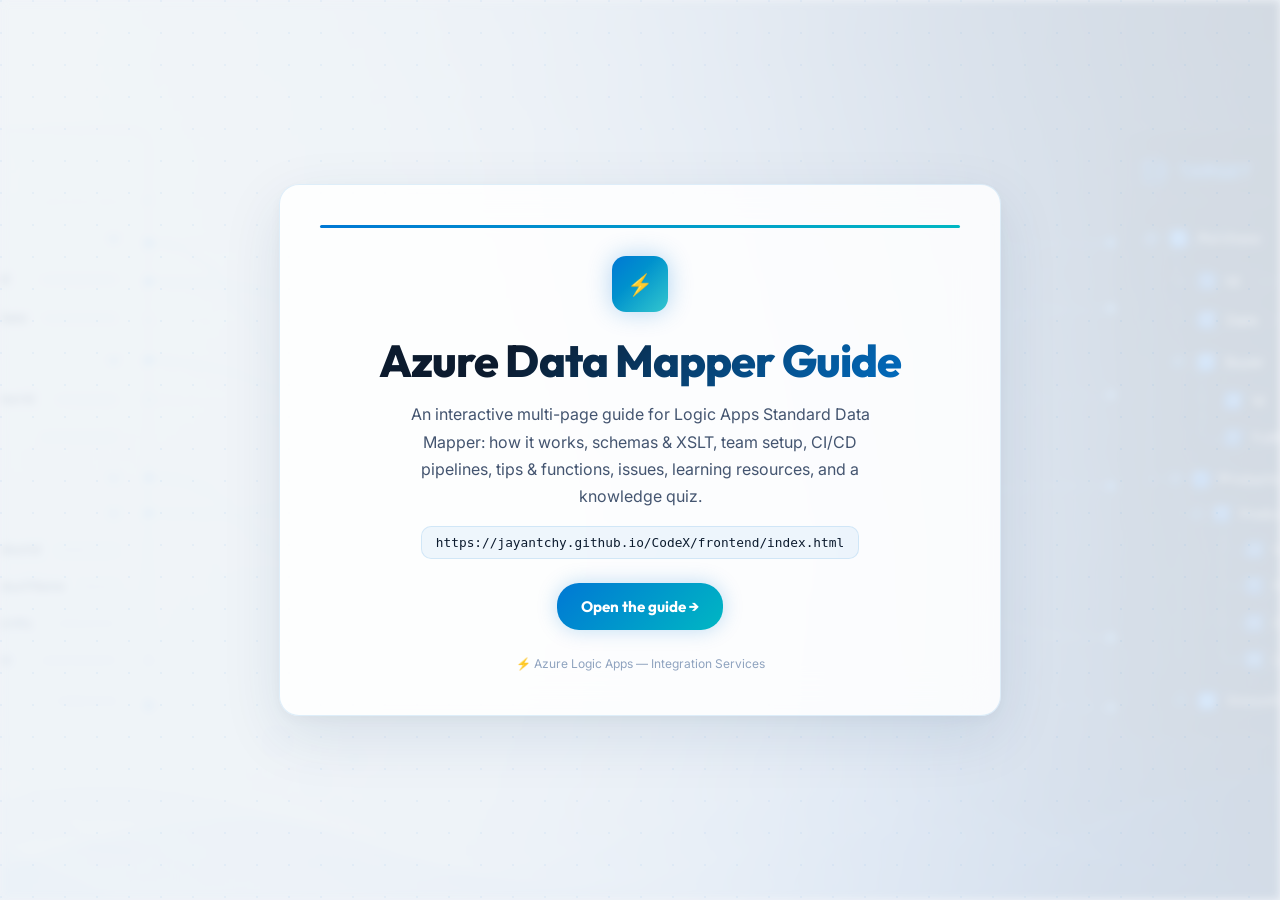
<file: deliverables/azure-data-mapper-presentation/index.html>
<!DOCTYPE html>
<html lang="en">
  <head>
    <meta charset="UTF-8" />
    <meta name="viewport" content="width=device-width, initial-scale=1.0" />
    <meta name="description" content="Azure Logic Apps Data Mapper — interactive multi-page guide for XSLT mapping, schemas, CI/CD, and team onboarding." />
    <title>Azure Data Mapper Guide</title>
    <style>
      @import url('https://fonts.googleapis.com/css2?family=Outfit:wght@400;600;800&family=Inter:wght@400;500&display=swap');

      :root {
        --azure-blue: #0078D4;
        --azure-teal: #00B7C3;
        --azure-navy: #0C1B2E;
        --azure-purple: #7B61FF;
      }

      body {
        margin: 0;
        min-height: 100vh;
        display: grid;
        place-items: center;
        font-family: "Inter", "Segoe UI", sans-serif;
        color: #0C1B2E;
        background: #F0F4F8;
        position: relative;
        overflow: hidden;
      }

      body::before {
        content: "";
        position: fixed;
        inset: 0;
        pointer-events: none;
        z-index: -2;
        background-image: url('./frontend/azure-bg.png');
        background-size: cover;
        background-position: center;
        opacity: 0.12;
        filter: blur(4px) saturate(120%);
      }

      body::after {
        content: "";
        position: fixed;
        inset: 0;
        pointer-events: none;
        opacity: 0.3;
        background-image:
          radial-gradient(circle 1px at 1px 1px, rgba(0, 120, 212, 0.15) 1px, transparent 0);
        background-size: 32px 32px;
      }

      @keyframes bg-drift {
        0% { transform: scale(1); }
        100% { transform: scale(1.05); }
      }

      main {
        position: relative;
        z-index: 1;
        width: min(640px, calc(100% - 32px));
        padding: 40px;
        border: 1px solid rgba(0, 120, 212, 0.12);
        border-radius: 20px;
        background: rgba(255, 255, 255, 0.85);
        backdrop-filter: blur(20px);
        box-shadow: 0 20px 60px rgba(0, 60, 107, 0.1), 0 4px 16px rgba(0, 0, 0, 0.04);
        text-align: center;
      }

      .azure-stripe {
        height: 3px;
        border-radius: 2px;
        background: linear-gradient(90deg, #0078D4, #00B7C3, #7B61FF, #0078D4);
        background-size: 300% 100%;
        animation: stripe-flow 6s linear infinite;
        margin-bottom: 28px;
      }

      @keyframes stripe-flow {
        0% { background-position: 0% 50%; }
        100% { background-position: 300% 50%; }
      }

      .brand-icon {
        display: inline-flex;
        align-items: center;
        justify-content: center;
        width: 56px;
        height: 56px;
        border-radius: 14px;
        background: linear-gradient(135deg, #0078D4, #00B7C3);
        color: white;
        font-family: 'Outfit', sans-serif;
        font-weight: 800;
        font-size: 1.3rem;
        box-shadow: 0 0 24px rgba(0, 120, 212, 0.3);
        margin-bottom: 20px;
        position: relative;
      }

      .brand-icon::after {
        content: "";
        position: absolute;
        inset: 0;
        border-radius: inherit;
        background: linear-gradient(135deg, transparent 40%, rgba(255,255,255,0.2));
      }

      h1 {
        margin: 0 0 12px;
        font-size: clamp(1.8rem, 4vw, 2.8rem);
        font-family: "Outfit", sans-serif;
        font-weight: 800;
        letter-spacing: -0.02em;
        background: linear-gradient(135deg, #0C1B2E 30%, #0078D4);
        -webkit-background-clip: text;
        -webkit-text-fill-color: transparent;
        background-clip: text;
      }

      p {
        line-height: 1.7;
        color: #445570;
        max-width: 50ch;
        margin: 0 auto;
      }

      code {
        display: inline-block;
        margin-top: 16px;
        padding: 8px 14px;
        border-radius: 10px;
        background: rgba(0, 120, 212, 0.06);
        border: 1px solid rgba(0, 120, 212, 0.12);
        color: #0C1B2E;
        font-family: 'JetBrains Mono', Consolas, monospace;
        font-size: 0.8rem;
        word-break: break-all;
      }

      .actions {
        display: flex;
        flex-wrap: wrap;
        gap: 12px;
        margin-top: 24px;
        justify-content: center;
      }

      a.cta {
        display: inline-flex;
        align-items: center;
        gap: 6px;
        padding: 14px 24px;
        border-radius: 22px;
        background: linear-gradient(135deg, #0078D4, #00B7C3);
        color: white;
        font-weight: 700;
        font-family: 'Outfit', sans-serif;
        text-decoration: none;
        font-size: 0.95rem;
        box-shadow: 0 0 20px rgba(0, 120, 212, 0.25);
        transition: all 0.3s cubic-bezier(0.34, 1.56, 0.64, 1);
      }

      a.cta:hover {
        transform: translateY(-3px) scale(1.02);
        box-shadow: 0 0 30px rgba(0, 183, 195, 0.4);
      }

      .footer-text {
        margin-top: 24px;
        font-size: 0.75rem;
        color: #8FA3BF;
      }
    </style>
  </head>
  <body>
    <main>
      <div class="azure-stripe"></div>
      <div class="brand-icon">⚡</div>
      <h1>Azure Data Mapper Guide</h1>
      <p>An interactive multi-page guide for Logic Apps Standard Data Mapper: how it works, schemas & XSLT, team setup, CI/CD pipelines, tips & functions, issues, learning resources, and a knowledge quiz.</p>
      <code>https://jayantchy.github.io/CodeX/frontend/index.html</code>
      <div class="actions">
        <a class="cta" href="./frontend/index.html">Open the guide →</a>
      </div>
      <p class="footer-text">⚡ Azure Logic Apps — Integration Services</p>
    </main>
  </body>
</html>
</file>
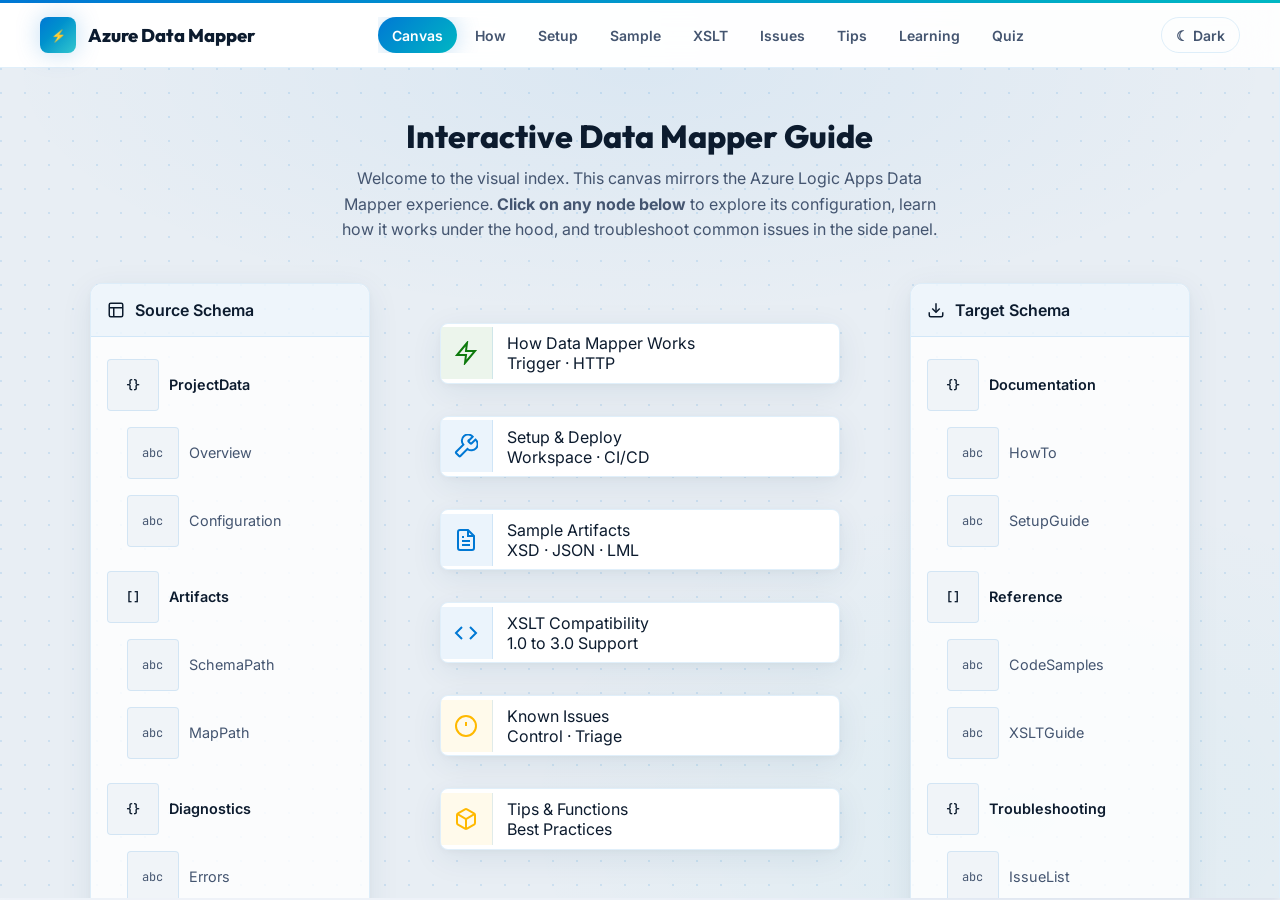
<file: deliverables/azure-data-mapper-presentation/frontend/index.html>
<!DOCTYPE html>
<html lang="en">
  <head>
    <meta charset="UTF-8" />
    <meta name="viewport" content="width=device-width, initial-scale=1.0" />
    <meta name="color-scheme" content="light dark" />
    <meta name="description" content="Azure Logic Apps Data Mapper — interactive visual guide for XSLT mapping, team setup, CI/CD, and troubleshooting." />
    <title>Azure Data Mapper Guide</title>
    <script>
      (function () {
        try {
          var theme = localStorage.getItem("azure-data-mapper-theme-v2");
          if (theme === "dark" || theme === "light" || theme === "azure") document.documentElement.dataset.theme = theme;
          else if (matchMedia("(prefers-color-scheme: dark)").matches) document.documentElement.dataset.theme = "dark";
        } catch (_error) {}
      })();
    </script>
    <link rel="stylesheet" href="./styles.css" />
  </head>
  <body>
    <header class="site-header">
      <div class="topbar">
        <a class="brand" href="./index.html"><span class="brand-mark">⚡</span><span>Azure Data Mapper</span></a>
        <button class="hamburger" type="button" aria-label="Toggle navigation"><span></span><span></span><span></span></button>
        <nav class="nav" aria-label="Primary">
          <a href="./index.html">Canvas</a>
          <a href="./how.html">How</a>
          <a href="./setup.html">Setup</a>
          <a href="./sample.html">Sample</a>
          <a href="./xslt.html">XSLT</a>
          <a href="./issues.html">Issues</a>
          <a href="./tips.html">Tips</a>
          <a href="./learning.html">Learning</a>
          <a href="./quiz.html">Quiz</a>
        </nav>
        <button class="theme-toggle" type="button" data-theme-toggle>☾ Dark</button>
      </div>
      <div class="nav-overlay"></div>
    </header>

    <div class="workspace">
      <!-- The main visual canvas resembling Logic Apps -->
      <main class="logic-app-canvas" id="canvas">

        <div class="canvas-intro animate-on-scroll">
          <h1>Interactive Data Mapper Guide</h1>
          <p>Welcome to the visual index. This canvas mirrors the Azure Logic Apps Data Mapper experience. <strong>Click on any node below</strong> to explore its configuration, learn how it works under the hood, and troubleshoot common issues in the side panel.</p>
        </div>

        <div class="mapper-layout">
          <!-- Removed SVG Connections layer to clean up the design -->

          <!-- Source Schema -->
          <aside class="schema-panel source-panel animate-on-scroll">
            <div class="schema-header">
              <svg viewBox="0 0 24 24" width="18" height="18" stroke="currentColor" fill="none" stroke-width="2"><rect x="3" y="3" width="18" height="18" rx="2" ry="2"></rect><line x1="3" y1="9" x2="21" y2="9"></line><line x1="9" y1="21" x2="9" y2="9"></line></svg>
              Source Schema
            </div>
            <div class="schema-tree">
              <div class="tree-node parent"><span class="node-icon">{}</span>ProjectData</div>
              <div class="tree-node child source-node" data-index="0"><span class="node-icon">abc</span>Overview</div>
              <div class="tree-node child source-node" data-index="1"><span class="node-icon">abc</span>Configuration</div>
              <div class="tree-node parent"><span class="node-icon">[]</span>Artifacts</div>
              <div class="tree-node child source-node" data-index="2"><span class="node-icon">abc</span>SchemaPath</div>
              <div class="tree-node child source-node" data-index="3"><span class="node-icon">abc</span>MapPath</div>
              <div class="tree-node parent"><span class="node-icon">{}</span>Diagnostics</div>
              <div class="tree-node child source-node" data-index="4"><span class="node-icon">abc</span>Errors</div>
              <div class="tree-node child source-node" data-index="5"><span class="node-icon">123</span>Logs</div>
              <div class="tree-node child source-node" data-index="6"><span class="node-icon">abc</span>TestResults</div>
            </div>
          </aside>

          <div class="node-container" id="navNodes">
            <!-- Trigger node — How it works -->
            <div class="logic-node trigger-node animate-on-scroll" data-url="./how.html" tabindex="0" role="button">
              <div class="node-icon"><svg viewBox="0 0 24 24" width="24" height="24" stroke="currentColor" fill="none" stroke-width="2"><polygon points="13 2 3 14 12 14 11 22 21 10 12 10 13 2"></polygon></svg></div>
              <div class="node-content">
                <div class="node-title">How Data Mapper Works</div>
                <div class="node-subtitle">Trigger · HTTP</div>
              </div>
            </div>

            <!-- Action node — Setup -->
            <div class="logic-node action-node animate-on-scroll" data-url="./setup.html" tabindex="0" role="button">
              <div class="node-icon"><svg viewBox="0 0 24 24" width="24" height="24" stroke="currentColor" fill="none" stroke-width="2"><path d="M14.7 6.3a1 1 0 0 0 0 1.4l1.6 1.6a1 1 0 0 0 1.4 0l3.77-3.77a6 6 0 0 1-7.94 9.36l-7.1 7.1a1 1 0 0 1-1.4 0l-2.8-2.8a1 1 0 0 1 0-1.4l7.1-7.1a6 6 0 0 1 9.36-7.94l-3.77 3.77z"></path></svg></div>
              <div class="node-content">
                <div class="node-title">Setup & Deploy</div>
                <div class="node-subtitle">Workspace · CI/CD</div>
              </div>
            </div>

            <!-- Action node — Sample -->
            <div class="logic-node action-node animate-on-scroll" data-url="./sample.html" tabindex="0" role="button">
              <div class="node-icon"><svg viewBox="0 0 24 24" width="24" height="24" stroke="currentColor" fill="none" stroke-width="2"><path d="M14 2H6a2 2 0 0 0-2 2v16a2 2 0 0 0 2 2h12a2 2 0 0 0 2-2V8z"></path><polyline points="14 2 14 8 20 8"></polyline><line x1="16" y1="13" x2="8" y2="13"></line><line x1="16" y1="17" x2="8" y2="17"></line><polyline points="10 9 9 9 8 9"></polyline></svg></div>
              <div class="node-content">
                <div class="node-title">Sample Artifacts</div>
                <div class="node-subtitle">XSD · JSON · LML</div>
              </div>
            </div>

            <!-- Action node — XSLT -->
            <div class="logic-node action-node animate-on-scroll" data-url="./xslt.html" tabindex="0" role="button">
              <div class="node-icon"><svg viewBox="0 0 24 24" width="24" height="24" stroke="currentColor" fill="none" stroke-width="2"><polyline points="16 18 22 12 16 6"></polyline><polyline points="8 6 2 12 8 18"></polyline></svg></div>
              <div class="node-content">
                <div class="node-title">XSLT Compatibility</div>
                <div class="node-subtitle">1.0 to 3.0 Support</div>
              </div>
            </div>

            <!-- Condition node — Issues -->
            <div class="logic-node condition-node animate-on-scroll" data-url="./issues.html" tabindex="0" role="button">
              <div class="node-icon"><svg viewBox="0 0 24 24" width="24" height="24" stroke="currentColor" fill="none" stroke-width="2"><circle cx="12" cy="12" r="10"></circle><line x1="12" y1="8" x2="12" y2="12"></line><line x1="12" y1="16" x2="12.01" y2="16"></line></svg></div>
              <div class="node-content">
                <div class="node-title">Known Issues</div>
                <div class="node-subtitle">Control · Triage</div>
              </div>
            </div>

            <!-- Condition node — Tips -->
            <div class="logic-node condition-node animate-on-scroll" data-url="./tips.html" tabindex="0" role="button">
              <div class="node-icon"><svg viewBox="0 0 24 24" width="24" height="24" stroke="currentColor" fill="none" stroke-width="2"><path d="M21 16V8a2 2 0 0 0-1-1.73l-7-4a2 2 0 0 0-2 0l-7 4A2 2 0 0 0 3 8v8a2 2 0 0 0 1 1.73l7 4a2 2 0 0 0 2 0l7-4A2 2 0 0 0 21 16z"></path><polyline points="3.27 6.96 12 12.01 20.73 6.96"></polyline><line x1="12" y1="22.08" x2="12" y2="12"></line></svg></div>
              <div class="node-content">
                <div class="node-title">Tips & Functions</div>
                <div class="node-subtitle">Best Practices</div>
              </div>
            </div>

            <!-- Loop node — Learning -->
            <div class="logic-node loop-node animate-on-scroll" data-url="./learning.html" tabindex="0" role="button">
              <div class="node-icon"><svg viewBox="0 0 24 24" width="24" height="24" stroke="currentColor" fill="none" stroke-width="2"><path d="M4 19.5A2.5 2.5 0 0 1 6.5 17H20"></path><path d="M6.5 2H20v20H6.5A2.5 2.5 0 0 1 4 19.5v-15A2.5 2.5 0 0 1 6.5 2z"></path></svg></div>
              <div class="node-content">
                <div class="node-title">Learning Resources</div>
                <div class="node-subtitle">ForEach · Links</div>
              </div>
            </div>
          </div>

          <!-- Target Schema -->
          <aside class="schema-panel target-panel animate-on-scroll">
            <div class="schema-header">
              <svg viewBox="0 0 24 24" width="18" height="18" stroke="currentColor" fill="none" stroke-width="2"><path d="M21 15v4a2 2 0 0 1-2 2H5a2 2 0 0 1-2-2v-4"></path><polyline points="7 10 12 15 17 10"></polyline><line x1="12" y1="15" x2="12" y2="3"></line></svg>
              Target Schema
            </div>
            <div class="schema-tree">
              <div class="tree-node parent"><span class="node-icon">{}</span>Documentation</div>
              <div class="tree-node child target-node" data-index="0"><span class="node-icon">abc</span>HowTo</div>
              <div class="tree-node child target-node" data-index="1"><span class="node-icon">abc</span>SetupGuide</div>
              <div class="tree-node parent"><span class="node-icon">[]</span>Reference</div>
              <div class="tree-node child target-node" data-index="2"><span class="node-icon">abc</span>CodeSamples</div>
              <div class="tree-node child target-node" data-index="3"><span class="node-icon">abc</span>XSLTGuide</div>
              <div class="tree-node parent"><span class="node-icon">{}</span>Troubleshooting</div>
              <div class="tree-node child target-node" data-index="4"><span class="node-icon">abc</span>IssueList</div>
              <div class="tree-node child target-node" data-index="5"><span class="node-icon">123</span>Tips</div>
              <div class="tree-node child target-node" data-index="6"><span class="node-icon">abc</span>Resources</div>
            </div>
          </aside>
        </div>
      </main>

      <!-- The side panel for progressive disclosure -->
      <aside class="side-panel" id="side-panel">
        <div class="side-panel-header">
          <h2 id="side-panel-title">Properties</h2>
          <button class="close-panel" id="close-panel" aria-label="Close panel">✕</button>
        </div>
        <div class="side-panel-content" id="side-panel-content">
          <div class="placeholder-content">
            <span class="kicker">Azure Logic Apps</span>
            <h2>Select an action</h2>
            <p>Click on any workflow node in the canvas to view its configuration and documentation here.</p>
          </div>
        </div>
      </aside>
    </div>

    <script src="./app.js"></script>
  </body>
</html>
</file>
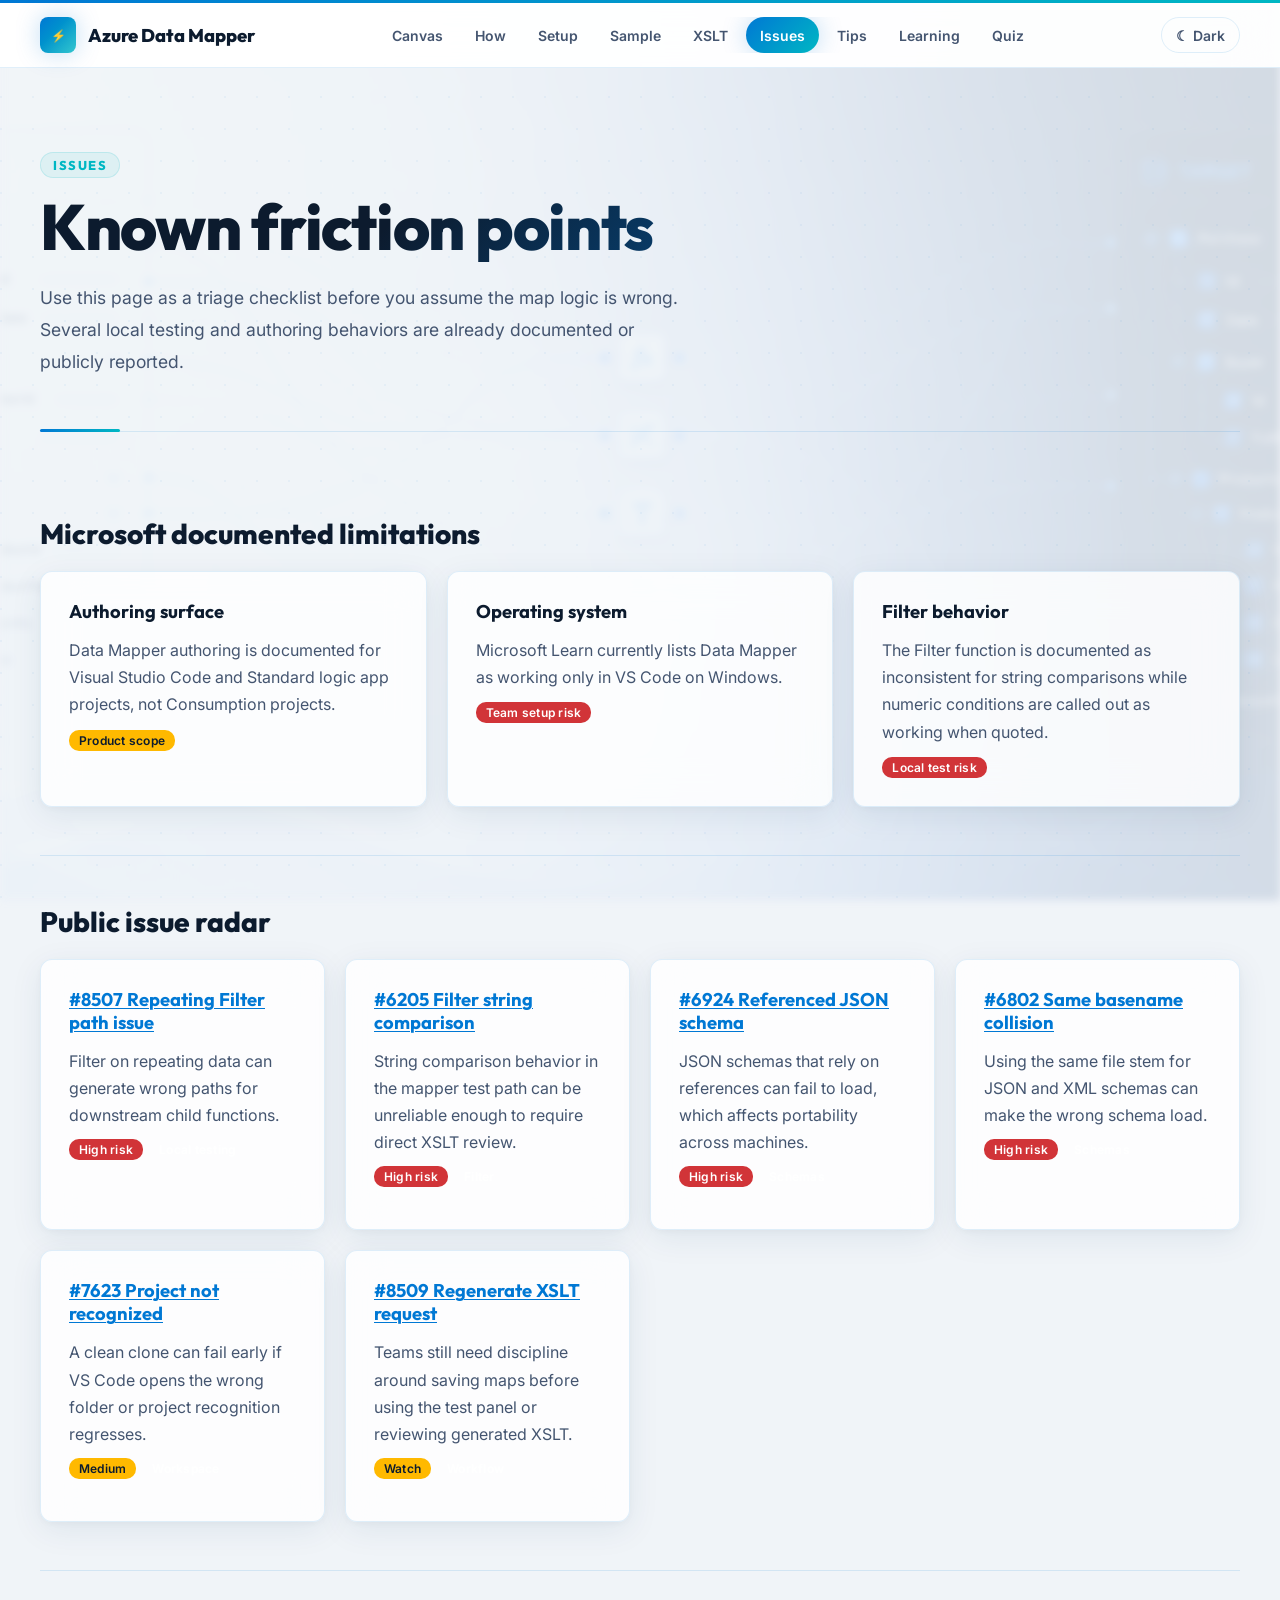
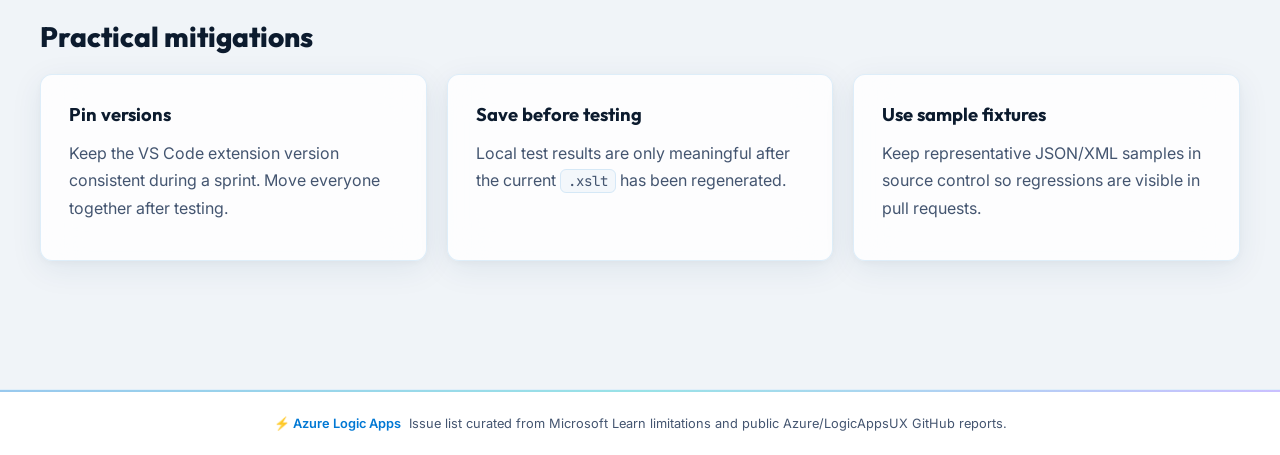
<file: deliverables/azure-data-mapper-presentation/frontend/issues.html>
<!DOCTYPE html>
<html lang="en">
  <head>
    <meta charset="UTF-8" />
    <meta name="viewport" content="width=device-width, initial-scale=1.0" />
    <meta name="color-scheme" content="light dark" />
    <meta name="description" content="Known Data Mapper issues, public GitHub reports, and practical mitigations for Azure Logic Apps Standard." />
    <title>Data Mapper Issues</title>
    <script>
      (function () {
        try {
          var theme = localStorage.getItem("azure-data-mapper-theme-v2");
          if (theme === "dark" || theme === "light" || theme === "azure") document.documentElement.dataset.theme = theme;
          else if (matchMedia("(prefers-color-scheme: dark)").matches) document.documentElement.dataset.theme = "dark";
        } catch (_error) {}
      })();
    </script>
    <link rel="stylesheet" href="./styles.css" />
  </head>
  <body>
    <header class="site-header">
      <div class="topbar">
        <a class="brand" href="./index.html"><span class="brand-mark">⚡</span><span>Azure Data Mapper</span></a>
        <button class="hamburger" type="button" aria-label="Toggle navigation"><span></span><span></span><span></span></button>
        <nav class="nav" aria-label="Primary">
          <a href="./index.html">Canvas</a>
          <a href="./how.html">How</a>
          <a href="./setup.html">Setup</a>
          <a href="./sample.html">Sample</a>
          <a href="./xslt.html">XSLT</a>
          <a href="./issues.html">Issues</a>
          <a href="./tips.html">Tips</a>
          <a href="./learning.html">Learning</a>
          <a href="./quiz.html">Quiz</a>
        </nav>
        <button class="theme-toggle" type="button" data-theme-toggle>☾ Dark</button>
      </div>
      <div class="nav-overlay"></div>
    </header>

    <main class="page">
      <section class="page-title">
        <span class="kicker">Issues</span>
        <h1>Known friction points</h1>
        <p>Use this page as a triage checklist before you assume the map logic is wrong. Several local testing and authoring behaviors are already documented or publicly reported.</p>
      </section>

      <section class="band">
        <h2>Microsoft documented limitations</h2>
        <div class="grid">
          <article class="issue"><h3>Authoring surface</h3><p>Data Mapper authoring is documented for Visual Studio Code and Standard logic app projects, not Consumption projects.</p><span class="badge medium">Product scope</span></article>
          <article class="issue"><h3>Operating system</h3><p>Microsoft Learn currently lists Data Mapper as working only in VS Code on Windows.</p><span class="badge high">Team setup risk</span></article>
          <article class="issue"><h3>Filter behavior</h3><p>The Filter function is documented as inconsistent for string comparisons while numeric conditions are called out as working when quoted.</p><span class="badge high">Local test risk</span></article>
        </div>
      </section>

      <section class="band">
        <h2>Public issue radar</h2>
        <div class="grid two">
          <article class="issue">
            <h3><a href="https://github.com/Azure/LogicAppsUX/issues/8507" target="_blank" rel="noreferrer">#8507 Repeating Filter path issue</a></h3>
            <p>Filter on repeating data can generate wrong paths for downstream child functions.</p>
            <div class="badge-row"><span class="badge high">High risk</span><span class="badge">Local testing</span></div>
          </article>
          <article class="issue">
            <h3><a href="https://github.com/Azure/LogicAppsUX/issues/6205" target="_blank" rel="noreferrer">#6205 Filter string comparison</a></h3>
            <p>String comparison behavior in the mapper test path can be unreliable enough to require direct XSLT review.</p>
            <div class="badge-row"><span class="badge high">High risk</span><span class="badge">Filter</span></div>
          </article>
          <article class="issue">
            <h3><a href="https://github.com/Azure/LogicAppsUX/issues/6924" target="_blank" rel="noreferrer">#6924 Referenced JSON schema</a></h3>
            <p>JSON schemas that rely on references can fail to load, which affects portability across machines.</p>
            <div class="badge-row"><span class="badge high">High risk</span><span class="badge">Schemas</span></div>
          </article>
          <article class="issue">
            <h3><a href="https://github.com/Azure/LogicAppsUX/issues/6802" target="_blank" rel="noreferrer">#6802 Same basename collision</a></h3>
            <p>Using the same file stem for JSON and XML schemas can make the wrong schema load.</p>
            <div class="badge-row"><span class="badge high">High risk</span><span class="badge">Schemas</span></div>
          </article>
          <article class="issue">
            <h3><a href="https://github.com/Azure/LogicAppsUX/issues/7623" target="_blank" rel="noreferrer">#7623 Project not recognized</a></h3>
            <p>A clean clone can fail early if VS Code opens the wrong folder or project recognition regresses.</p>
            <div class="badge-row"><span class="badge medium">Medium</span><span class="badge">Workspace</span></div>
          </article>
          <article class="issue">
            <h3><a href="https://github.com/Azure/LogicAppsUX/issues/8509" target="_blank" rel="noreferrer">#8509 Regenerate XSLT request</a></h3>
            <p>Teams still need discipline around saving maps before using the test panel or reviewing generated XSLT.</p>
            <div class="badge-row"><span class="badge medium">Watch</span><span class="badge">Workflow</span></div>
          </article>
        </div>
      </section>

      <section class="band">
        <h2>Practical mitigations</h2>
        <div class="grid">
          <article class="card"><h3>Pin versions</h3><p>Keep the VS Code extension version consistent during a sprint. Move everyone together after testing.</p></article>
          <article class="card"><h3>Save before testing</h3><p>Local test results are only meaningful after the current <code>.xslt</code> has been regenerated.</p></article>
          <article class="card"><h3>Use sample fixtures</h3><p>Keep representative JSON/XML samples in source control so regressions are visible in pull requests.</p></article>
        </div>
      </section>
    </main>

    <footer class="site-footer"><div class="inner"><span class="footer-logo">⚡ Azure Logic Apps</span> Issue list curated from Microsoft Learn limitations and public Azure/LogicAppsUX GitHub reports.</div></footer>
    <script src="./app.js"></script>
  </body>
</html>
</file>
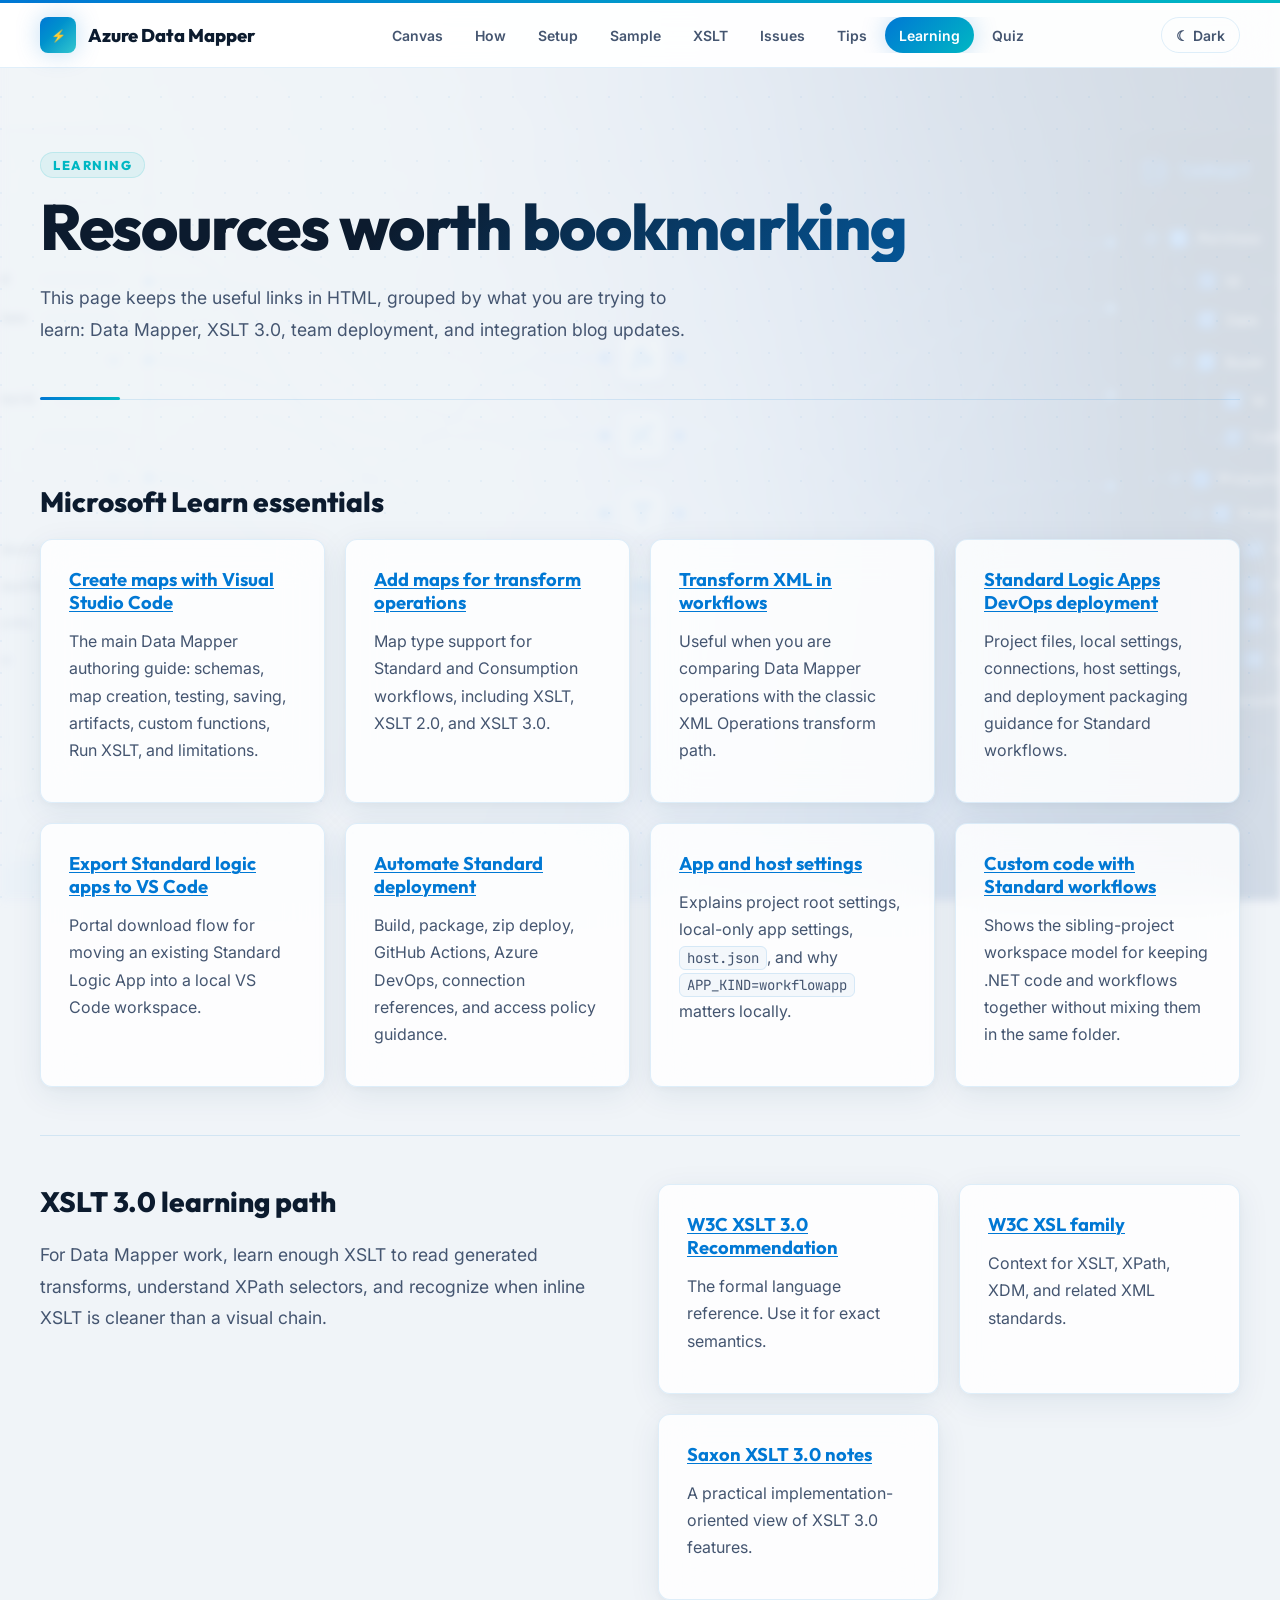
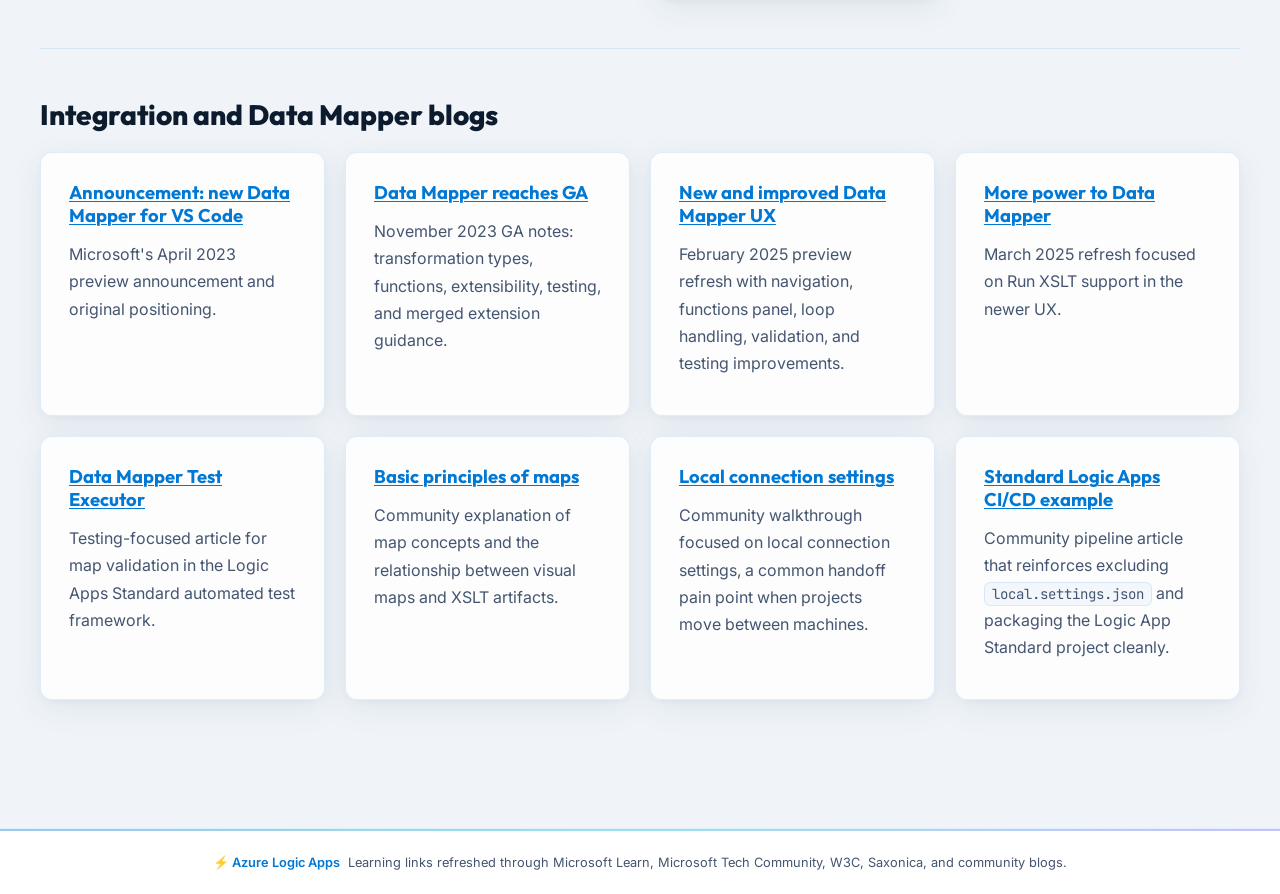
<file: deliverables/azure-data-mapper-presentation/frontend/learning.html>
<!DOCTYPE html>
<html lang="en">
  <head>
    <meta charset="UTF-8" />
    <meta name="viewport" content="width=device-width, initial-scale=1.0" />
    <meta name="color-scheme" content="light dark" />
    <meta name="description" content="Learning resources for Azure Data Mapper — Microsoft Learn, XSLT 3.0, DevOps deployment, and integration community blogs." />
    <title>Data Mapper Learning</title>
    <script>
      (function () {
        try {
          var theme = localStorage.getItem("azure-data-mapper-theme-v2");
          if (theme === "dark" || theme === "light" || theme === "azure") document.documentElement.dataset.theme = theme;
          else if (matchMedia("(prefers-color-scheme: dark)").matches) document.documentElement.dataset.theme = "dark";
        } catch (_error) {}
      })();
    </script>
    <link rel="stylesheet" href="./styles.css" />
  </head>
  <body>
    <header class="site-header">
      <div class="topbar">
        <a class="brand" href="./index.html"><span class="brand-mark">⚡</span><span>Azure Data Mapper</span></a>
        <button class="hamburger" type="button" aria-label="Toggle navigation"><span></span><span></span><span></span></button>
        <nav class="nav" aria-label="Primary">
          <a href="./index.html">Canvas</a>
          <a href="./how.html">How</a>
          <a href="./setup.html">Setup</a>
          <a href="./sample.html">Sample</a>
          <a href="./xslt.html">XSLT</a>
          <a href="./issues.html">Issues</a>
          <a href="./tips.html">Tips</a>
          <a href="./learning.html">Learning</a>
          <a href="./quiz.html">Quiz</a>
        </nav>
        <button class="theme-toggle" type="button" data-theme-toggle>☾ Dark</button>
      </div>
      <div class="nav-overlay"></div>
    </header>

    <main class="page">
      <section class="page-title">
        <span class="kicker">Learning</span>
        <h1>Resources worth bookmarking</h1>
        <p>This page keeps the useful links in HTML, grouped by what you are trying to learn: Data Mapper, XSLT 3.0, team deployment, and integration blog updates.</p>
      </section>

      <section class="band">
        <h2>Microsoft Learn essentials</h2>
        <div class="grid two">
          <article class="resource"><h3><a href="https://learn.microsoft.com/azure/logic-apps/create-maps-data-transformation-visual-studio-code" target="_blank" rel="noreferrer">Create maps with Visual Studio Code</a></h3><p>The main Data Mapper authoring guide: schemas, map creation, testing, saving, artifacts, custom functions, Run XSLT, and limitations.</p></article>
          <article class="resource"><h3><a href="https://learn.microsoft.com/azure/logic-apps/logic-apps-enterprise-integration-maps" target="_blank" rel="noreferrer">Add maps for transform operations</a></h3><p>Map type support for Standard and Consumption workflows, including XSLT, XSLT 2.0, and XSLT 3.0.</p></article>
          <article class="resource"><h3><a href="https://learn.microsoft.com/azure/logic-apps/logic-apps-enterprise-integration-transform" target="_blank" rel="noreferrer">Transform XML in workflows</a></h3><p>Useful when you are comparing Data Mapper operations with the classic XML Operations transform path.</p></article>
          <article class="resource"><h3><a href="https://learn.microsoft.com/azure/logic-apps/devops-deployment-single-tenant-azure-logic-apps" target="_blank" rel="noreferrer">Standard Logic Apps DevOps deployment</a></h3><p>Project files, local settings, connections, host settings, and deployment packaging guidance for Standard workflows.</p></article>
          <article class="resource"><h3><a href="https://learn.microsoft.com/azure/logic-apps/export-standard-logic-app-to-visual-studio-code" target="_blank" rel="noreferrer">Export Standard logic apps to VS Code</a></h3><p>Portal download flow for moving an existing Standard Logic App into a local VS Code workspace.</p></article>
          <article class="resource"><h3><a href="https://learn.microsoft.com/azure/logic-apps/set-up-devops-deployment-single-tenant-azure-logic-apps" target="_blank" rel="noreferrer">Automate Standard deployment</a></h3><p>Build, package, zip deploy, GitHub Actions, Azure DevOps, connection references, and access policy guidance.</p></article>
          <article class="resource"><h3><a href="https://learn.microsoft.com/azure/logic-apps/edit-app-settings-host-settings" target="_blank" rel="noreferrer">App and host settings</a></h3><p>Explains project root settings, local-only app settings, <code>host.json</code>, and why <code>APP_KIND=workflowapp</code> matters locally.</p></article>
          <article class="resource"><h3><a href="https://learn.microsoft.com/azure/logic-apps/create-run-custom-code-functions" target="_blank" rel="noreferrer">Custom code with Standard workflows</a></h3><p>Shows the sibling-project workspace model for keeping .NET code and workflows together without mixing them in the same folder.</p></article>
        </div>
      </section>

      <section class="band split">
        <div>
          <h2>XSLT 3.0 learning path</h2>
          <p class="lead">For Data Mapper work, learn enough XSLT to read generated transforms, understand XPath selectors, and recognize when inline XSLT is cleaner than a visual chain.</p>
        </div>
        <div class="grid">
          <article class="resource"><h3><a href="https://www.w3.org/TR/xslt-30/" target="_blank" rel="noreferrer">W3C XSLT 3.0 Recommendation</a></h3><p>The formal language reference. Use it for exact semantics.</p></article>
          <article class="resource"><h3><a href="https://www.w3.org/Style/Xsl" target="_blank" rel="noreferrer">W3C XSL family</a></h3><p>Context for XSLT, XPath, XDM, and related XML standards.</p></article>
          <article class="resource"><h3><a href="https://www.saxonica.com/html/documentation10/using-xsl/xslt30.html" target="_blank" rel="noreferrer">Saxon XSLT 3.0 notes</a></h3><p>A practical implementation-oriented view of XSLT 3.0 features.</p></article>
        </div>
      </section>

      <section class="band">
        <h2>Integration and Data Mapper blogs</h2>
        <div class="grid two">
          <article class="resource"><h3><a href="https://techcommunity.microsoft.com/blog/integrationsonazureblog/announcement-azure-logic-apps-new-data-mapper-for-visual-studio-code-preview/3777138" target="_blank" rel="noreferrer">Announcement: new Data Mapper for VS Code</a></h3><p>Microsoft's April 2023 preview announcement and original positioning.</p></article>
          <article class="resource"><h3><a href="https://techcommunity.microsoft.com/t5/azure-integration-services-blog/data-mapper-for-azure-logic-apps-standard-reaches-general/ba-p/3982731" target="_blank" rel="noreferrer">Data Mapper reaches GA</a></h3><p>November 2023 GA notes: transformation types, functions, extensibility, testing, and merged extension guidance.</p></article>
          <article class="resource"><h3><a href="https://techcommunity.microsoft.com/blog/integrationsonazureblog/-new--improved-data-mapper-ux-in-azure-logic-apps-%E2%80%93-now-in-public-preview/4377088" target="_blank" rel="noreferrer">New and improved Data Mapper UX</a></h3><p>February 2025 preview refresh with navigation, functions panel, loop handling, validation, and testing improvements.</p></article>
          <article class="resource"><h3><a href="https://techcommunity.microsoft.com/blog/integrationsonazureblog/-public-preview-refresh-more-power-to-data-mapper-in-azure-logic-apps/4396813" target="_blank" rel="noreferrer">More power to Data Mapper</a></h3><p>March 2025 refresh focused on Run XSLT support in the newer UX.</p></article>
          <article class="resource"><h3><a href="https://techcommunity.microsoft.com/blog/integrationsonazureblog/data-mapper-test-executor-a-new-addition-to-logic-apps-standard-test-framework/4472440" target="_blank" rel="noreferrer">Data Mapper Test Executor</a></h3><p>Testing-focused article for map validation in the Logic Apps Standard automated test framework.</p></article>
          <article class="resource"><h3><a href="https://blog.sandro-pereira.com/2023/07/19/logic-apps-standard-data-mapper-basic-principles-of-maps/" target="_blank" rel="noreferrer">Basic principles of maps</a></h3><p>Community explanation of map concepts and the relationship between visual maps and XSLT artifacts.</p></article>
          <article class="resource"><h3><a href="https://www.stephenwthomas.com/azure-integration-thoughts/how-to-set-up-and-view-local-connection-settings-for-azure-logic-app-standard/" target="_blank" rel="noreferrer">Local connection settings</a></h3><p>Community walkthrough focused on local connection settings, a common handoff pain point when projects move between machines.</p></article>
          <article class="resource"><h3><a href="https://rkeytech.io/blogs/2023/01/deploy-standard-azure-logic-apps-via-ado-ci-cd/" target="_blank" rel="noreferrer">Standard Logic Apps CI/CD example</a></h3><p>Community pipeline article that reinforces excluding <code>local.settings.json</code> and packaging the Logic App Standard project cleanly.</p></article>
        </div>
      </section>
    </main>

    <footer class="site-footer"><div class="inner"><span class="footer-logo">⚡ Azure Logic Apps</span> Learning links refreshed through Microsoft Learn, Microsoft Tech Community, W3C, Saxonica, and community blogs.</div></footer>
    <script src="./app.js"></script>
  </body>
</html>
</file>
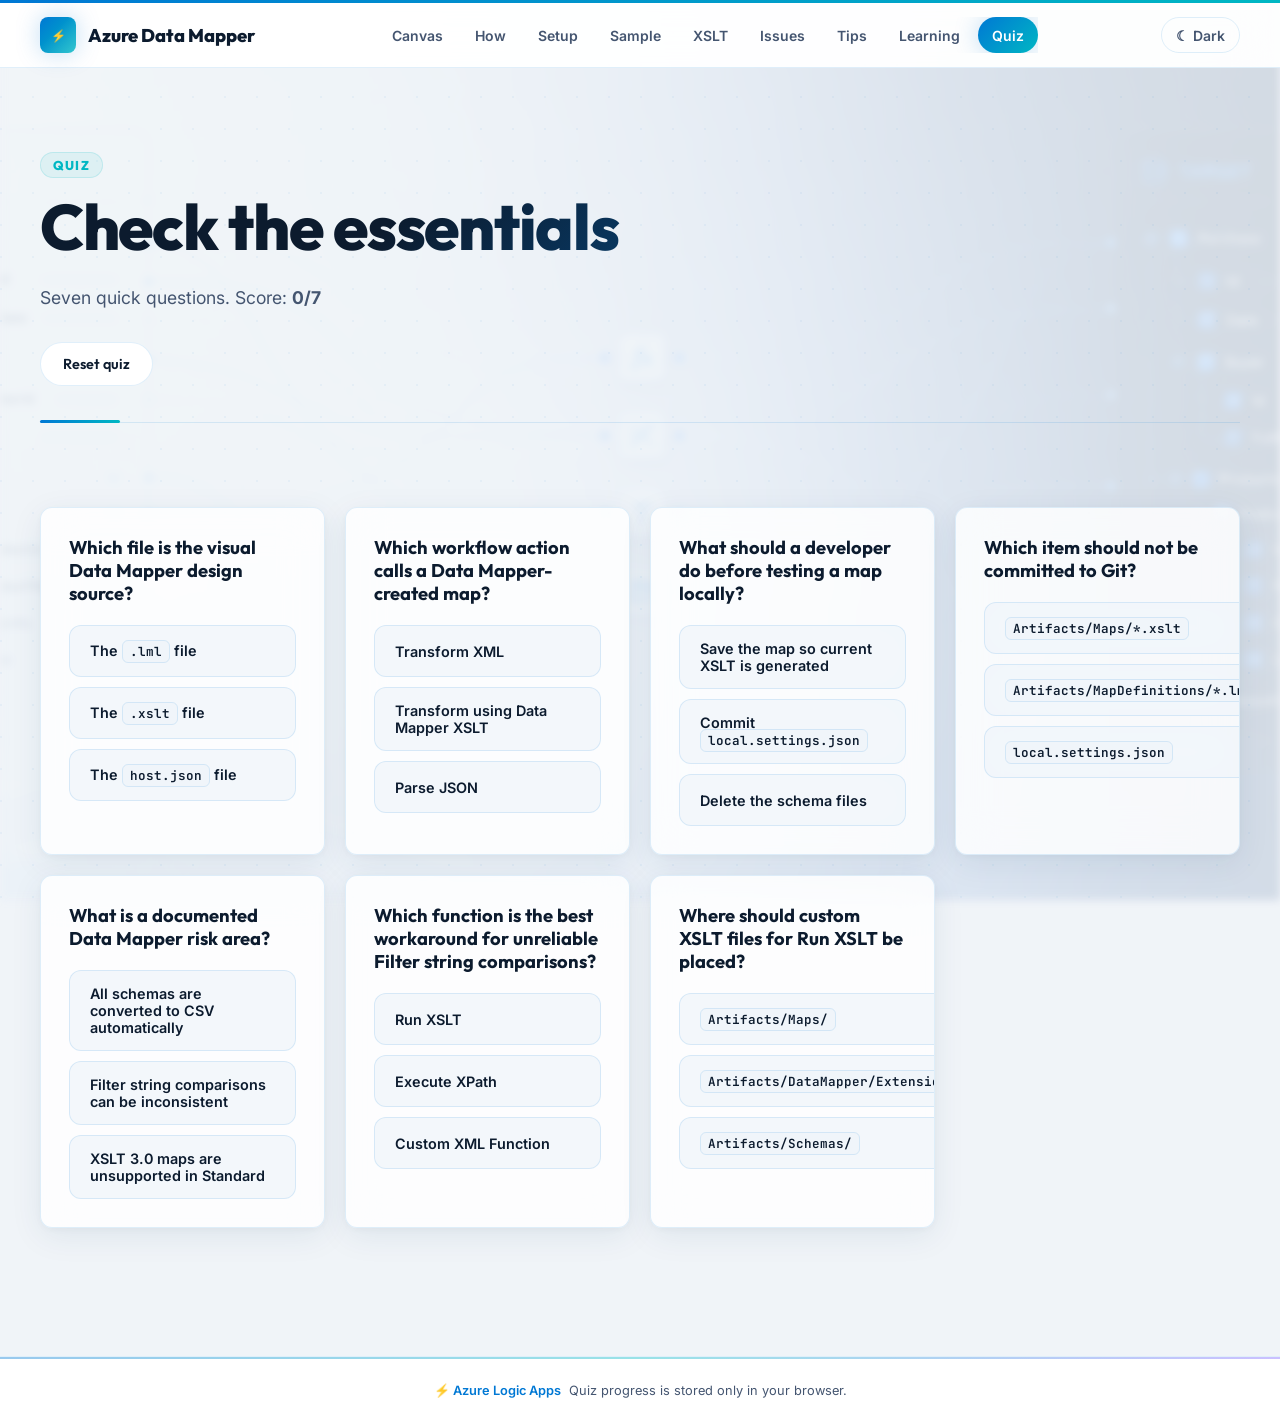
<file: deliverables/azure-data-mapper-presentation/frontend/quiz.html>
<!DOCTYPE html>
<html lang="en">
  <head>
    <meta charset="UTF-8" />
    <meta name="viewport" content="width=device-width, initial-scale=1.0" />
    <meta name="color-scheme" content="light dark" />
    <meta name="description" content="Test your Azure Data Mapper knowledge — quiz on schemas, XSLT, Git practices, and troubleshooting." />
    <title>Data Mapper Quiz</title>
    <script>
      (function () {
        try {
          var theme = localStorage.getItem("azure-data-mapper-theme-v2");
          if (theme === "dark" || theme === "light" || theme === "azure") document.documentElement.dataset.theme = theme;
          else if (matchMedia("(prefers-color-scheme: dark)").matches) document.documentElement.dataset.theme = "dark";
        } catch (_error) {}
      })();
    </script>
    <link rel="stylesheet" href="./styles.css" />
  </head>
  <body>
    <header class="site-header">
      <div class="topbar">
        <a class="brand" href="./index.html"><span class="brand-mark">⚡</span><span>Azure Data Mapper</span></a>
        <button class="hamburger" type="button" aria-label="Toggle navigation"><span></span><span></span><span></span></button>
        <nav class="nav" aria-label="Primary">
          <a href="./index.html">Canvas</a>
          <a href="./how.html">How</a>
          <a href="./setup.html">Setup</a>
          <a href="./sample.html">Sample</a>
          <a href="./xslt.html">XSLT</a>
          <a href="./issues.html">Issues</a>
          <a href="./tips.html">Tips</a>
          <a href="./learning.html">Learning</a>
          <a href="./quiz.html">Quiz</a>
        </nav>
        <button class="theme-toggle" type="button" data-theme-toggle>☾ Dark</button>
      </div>
      <div class="nav-overlay"></div>
    </header>

    <main class="page">
      <section class="page-title">
        <span class="kicker">Quiz</span>
        <h1>Check the essentials</h1>
        <p>Seven quick questions. Score: <strong data-score>0/7</strong></p>
        <div class="actions"><button class="button" type="button" data-reset-quiz>Reset quiz</button></div>
      </section>

      <section class="band" data-quiz>
        <div class="grid two">
          <article class="quiz-card" data-question="q1">
            <h3>Which file is the visual Data Mapper design source?</h3>
            <div class="answer-list">
              <button class="answer-button" data-correct="true">The <code>.lml</code> file</button>
              <button class="answer-button" data-correct="false">The <code>.xslt</code> file</button>
              <button class="answer-button" data-correct="false">The <code>host.json</code> file</button>
            </div>
            <p class="quiz-result" hidden>The <code>.lml</code> file is the visual authoring source. The generated <code>.xslt</code> is the runtime transform.</p>
          </article>

          <article class="quiz-card" data-question="q2">
            <h3>Which workflow action calls a Data Mapper-created map?</h3>
            <div class="answer-list">
              <button class="answer-button" data-correct="false">Transform XML</button>
              <button class="answer-button" data-correct="true">Transform using Data Mapper XSLT</button>
              <button class="answer-button" data-correct="false">Parse JSON</button>
            </div>
            <p class="quiz-result" hidden>Data Mapper maps are called through the Data Mapper Operations action.</p>
          </article>

          <article class="quiz-card" data-question="q3">
            <h3>What should a developer do before testing a map locally?</h3>
            <div class="answer-list">
              <button class="answer-button" data-correct="true">Save the map so current XSLT is generated</button>
              <button class="answer-button" data-correct="false">Commit <code>local.settings.json</code></button>
              <button class="answer-button" data-correct="false">Delete the schema files</button>
            </div>
            <p class="quiz-result" hidden>Saving matters because the mapper test should run against the current generated XSLT.</p>
          </article>

          <article class="quiz-card" data-question="q4">
            <h3>Which item should not be committed to Git?</h3>
            <div class="answer-list">
              <button class="answer-button" data-correct="false"><code>Artifacts/Maps/*.xslt</code></button>
              <button class="answer-button" data-correct="false"><code>Artifacts/MapDefinitions/*.lml</code></button>
              <button class="answer-button" data-correct="true"><code>local.settings.json</code></button>
            </div>
            <p class="quiz-result" hidden><code>local.settings.json</code> can contain local secrets and machine-specific values.</p>
          </article>

          <article class="quiz-card" data-question="q5">
            <h3>What is a documented Data Mapper risk area?</h3>
            <div class="answer-list">
              <button class="answer-button" data-correct="false">All schemas are converted to CSV automatically</button>
              <button class="answer-button" data-correct="true">Filter string comparisons can be inconsistent</button>
              <button class="answer-button" data-correct="false">XSLT 3.0 maps are unsupported in Standard</button>
            </div>
            <p class="quiz-result" hidden>Microsoft Learn calls out Filter string comparison behavior as a current limitation.</p>
          </article>

          <article class="quiz-card" data-question="q6">
            <h3>Which function is the best workaround for unreliable Filter string comparisons?</h3>
            <div class="answer-list">
              <button class="answer-button" data-correct="false">Run XSLT</button>
              <button class="answer-button" data-correct="true">Execute XPath</button>
              <button class="answer-button" data-correct="false">Custom XML Function</button>
            </div>
            <p class="quiz-result" hidden>Execute XPath lets you write <code>item[name='value']</code> predicates — more reliable than the visual Filter function for string matching.</p>
          </article>

          <article class="quiz-card" data-question="q7">
            <h3>Where should custom XSLT files for Run XSLT be placed?</h3>
            <div class="answer-list">
              <button class="answer-button" data-correct="false"><code>Artifacts/Maps/</code></button>
              <button class="answer-button" data-correct="true"><code>Artifacts/DataMapper/Extensions/InlineXSLT/</code></button>
              <button class="answer-button" data-correct="false"><code>Artifacts/Schemas/</code></button>
            </div>
            <p class="quiz-result" hidden>The Data Mapper scans <code>Artifacts/DataMapper/Extensions/InlineXSLT/</code> to populate the Run XSLT function dropdown.</p>
          </article>
        </div>
      </section>
    </main>

    <footer class="site-footer"><div class="inner"><span class="footer-logo">⚡ Azure Logic Apps</span> Quiz progress is stored only in your browser.</div></footer>
    <script src="./app.js"></script>
  </body>
</html>
</file>
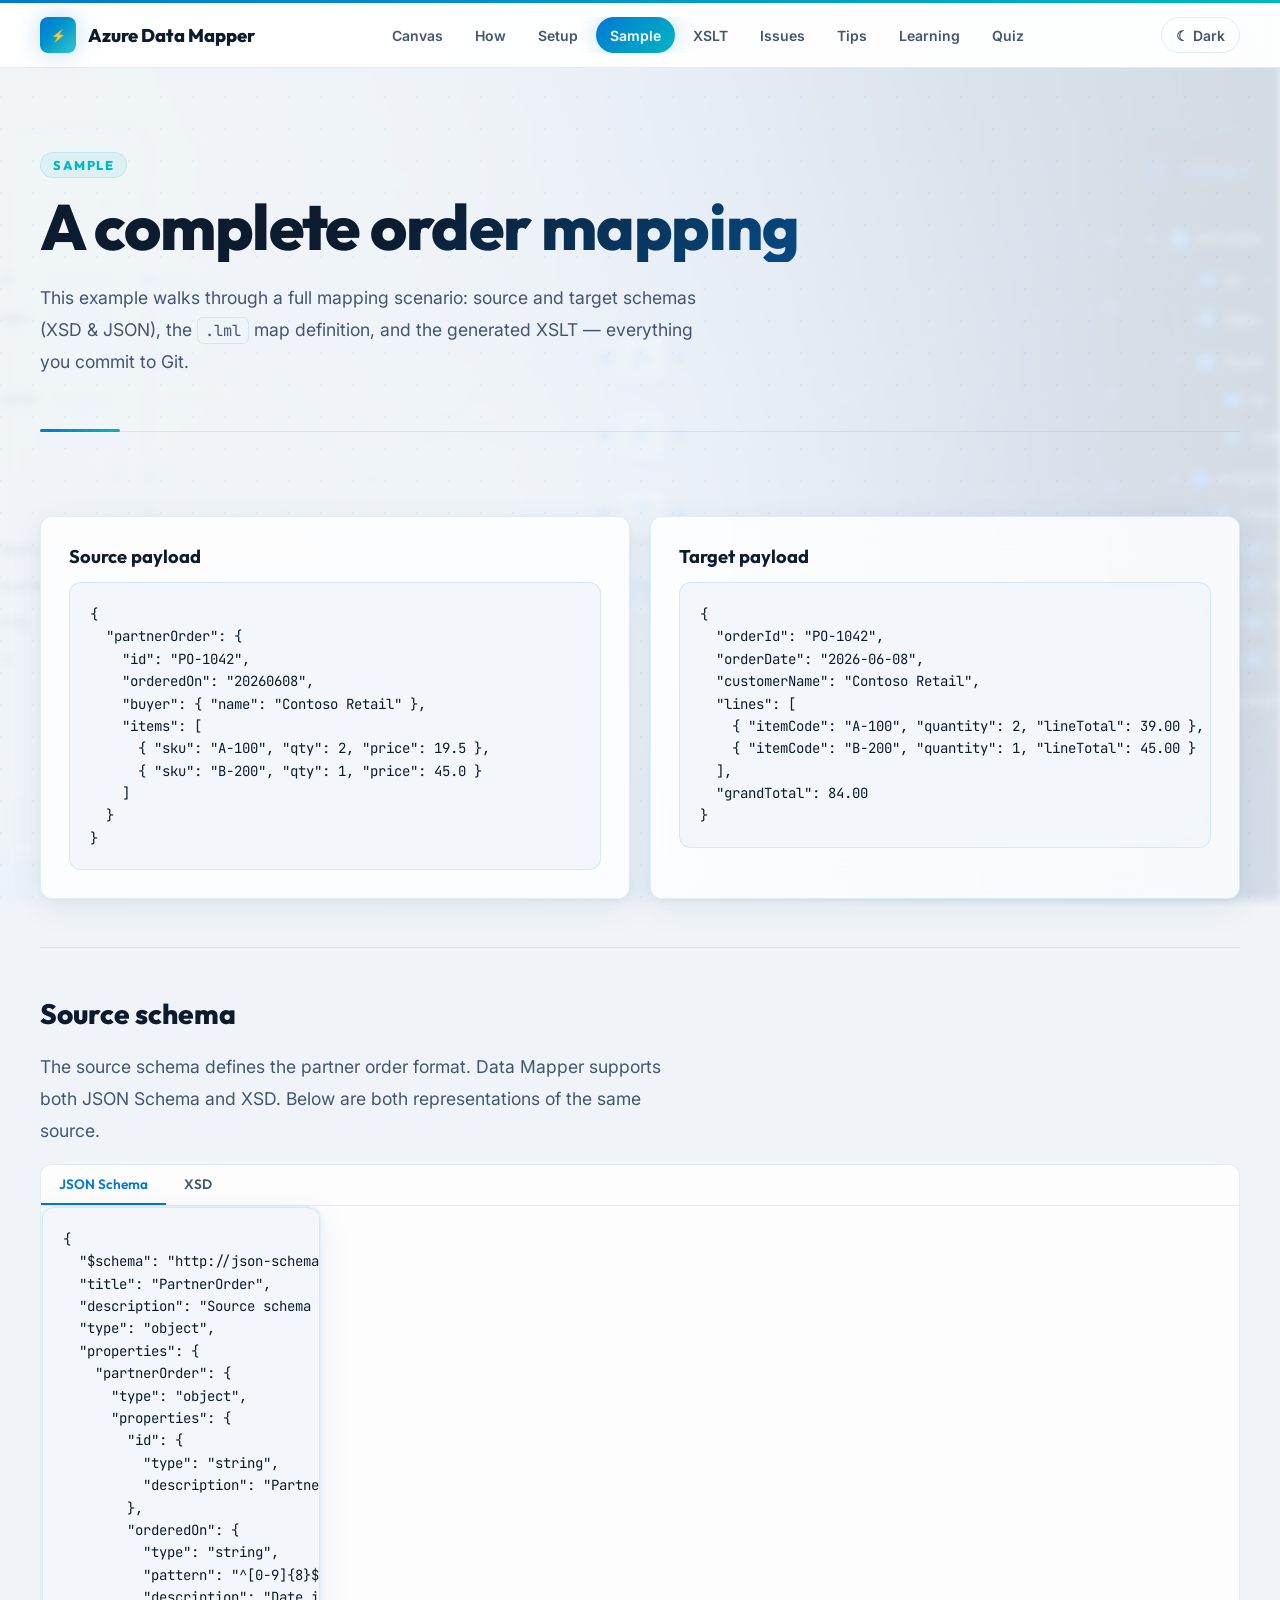
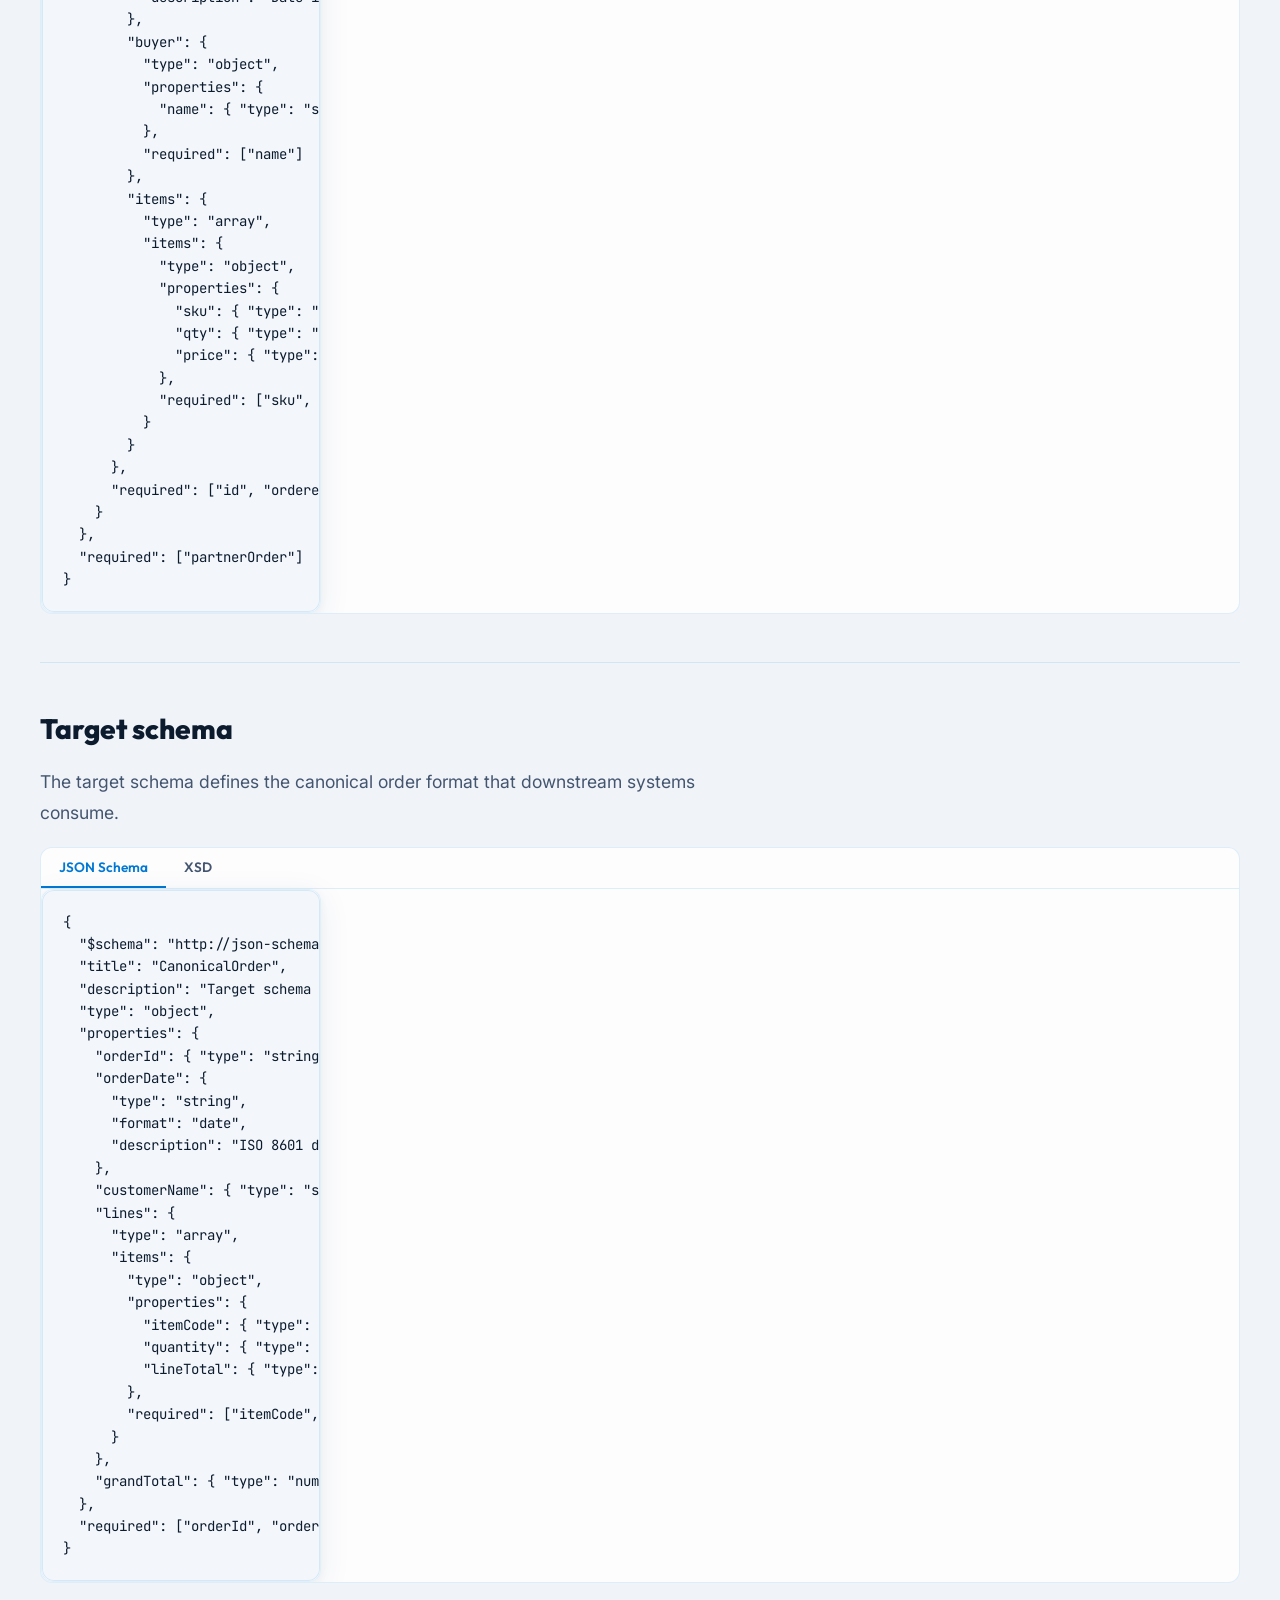
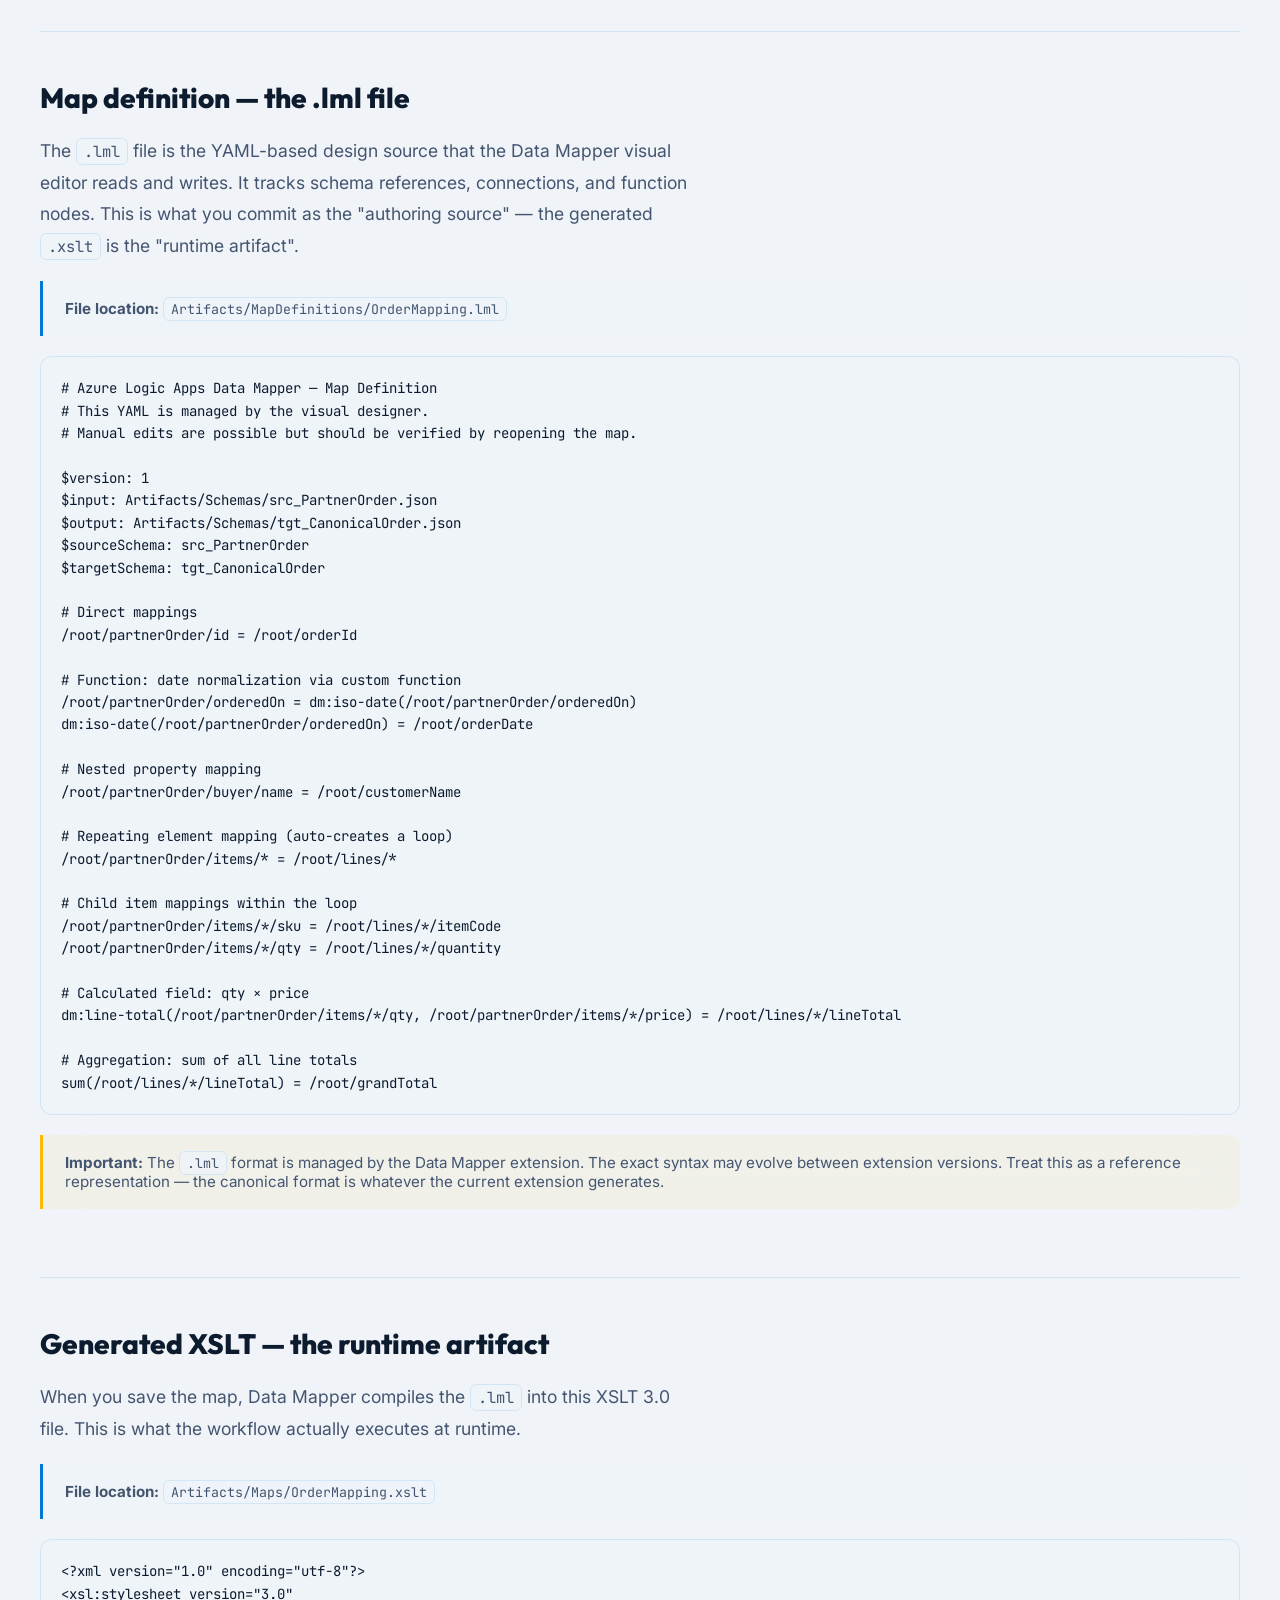
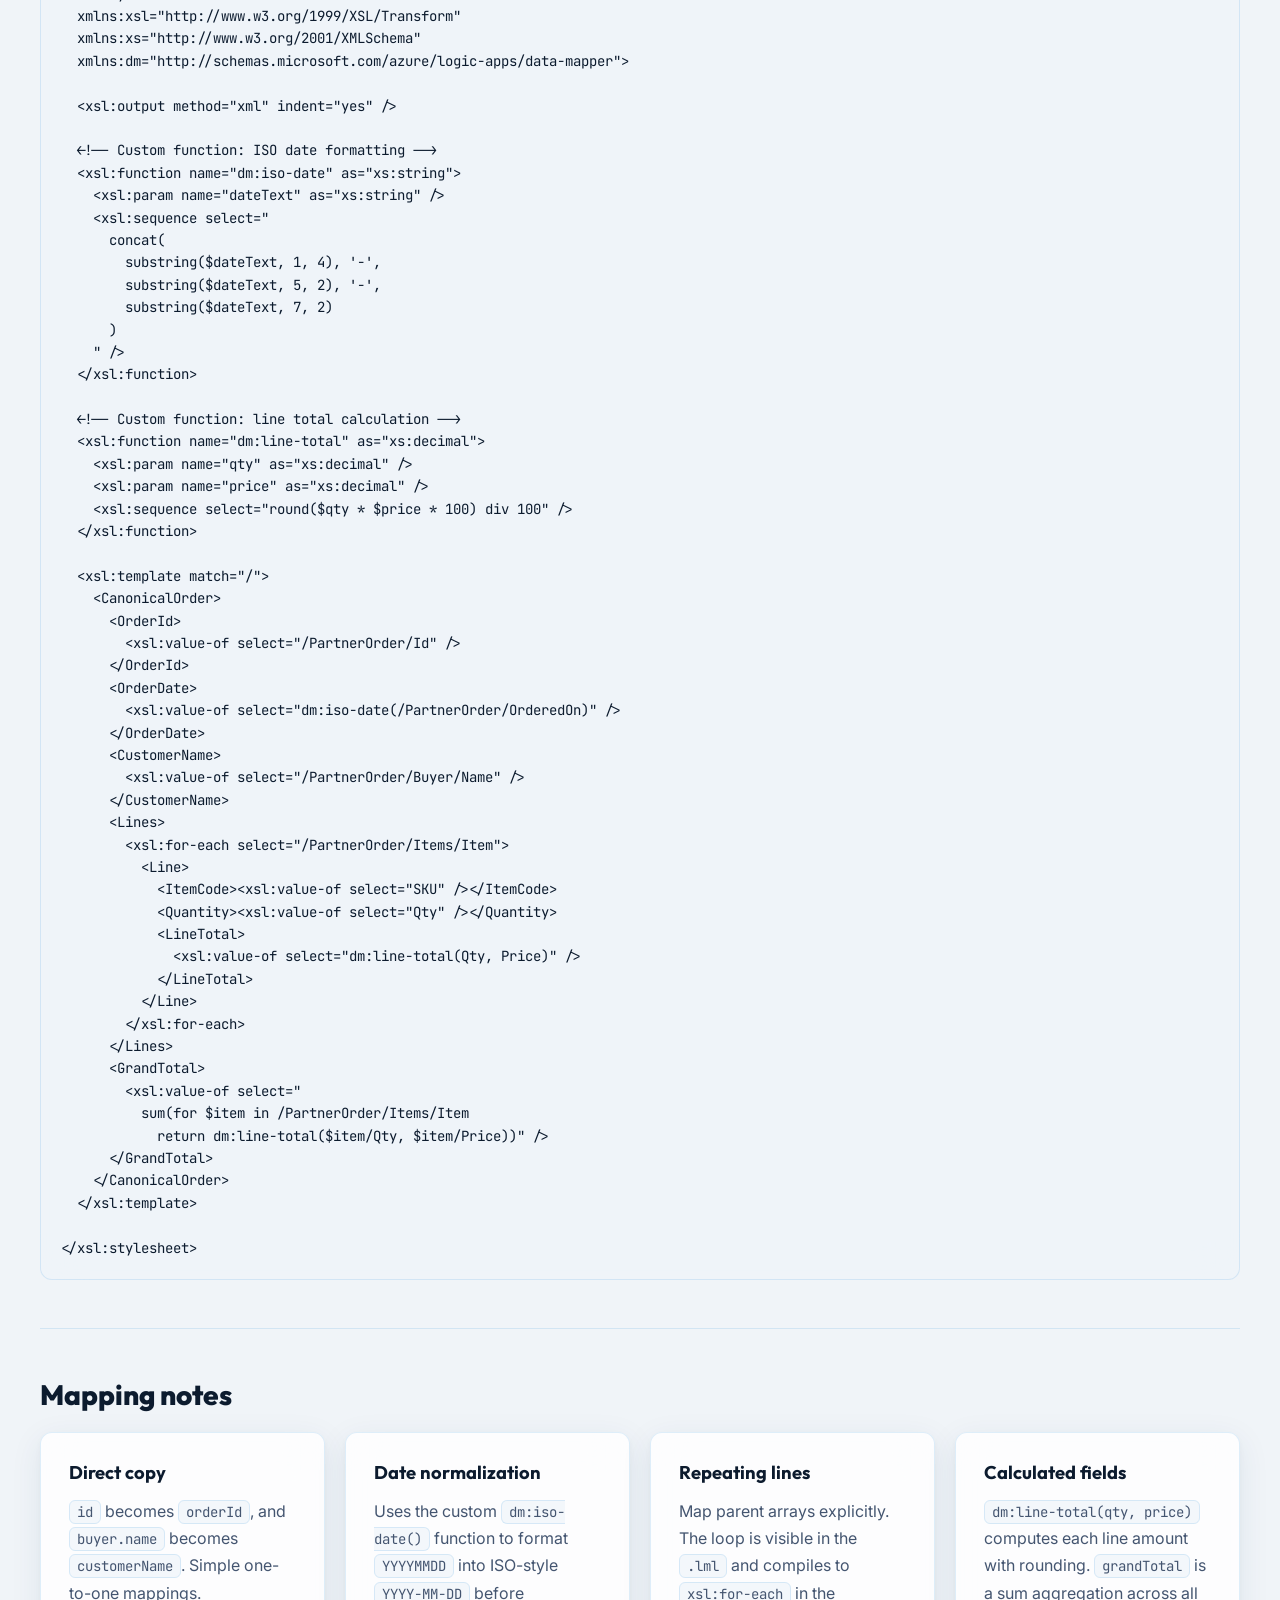
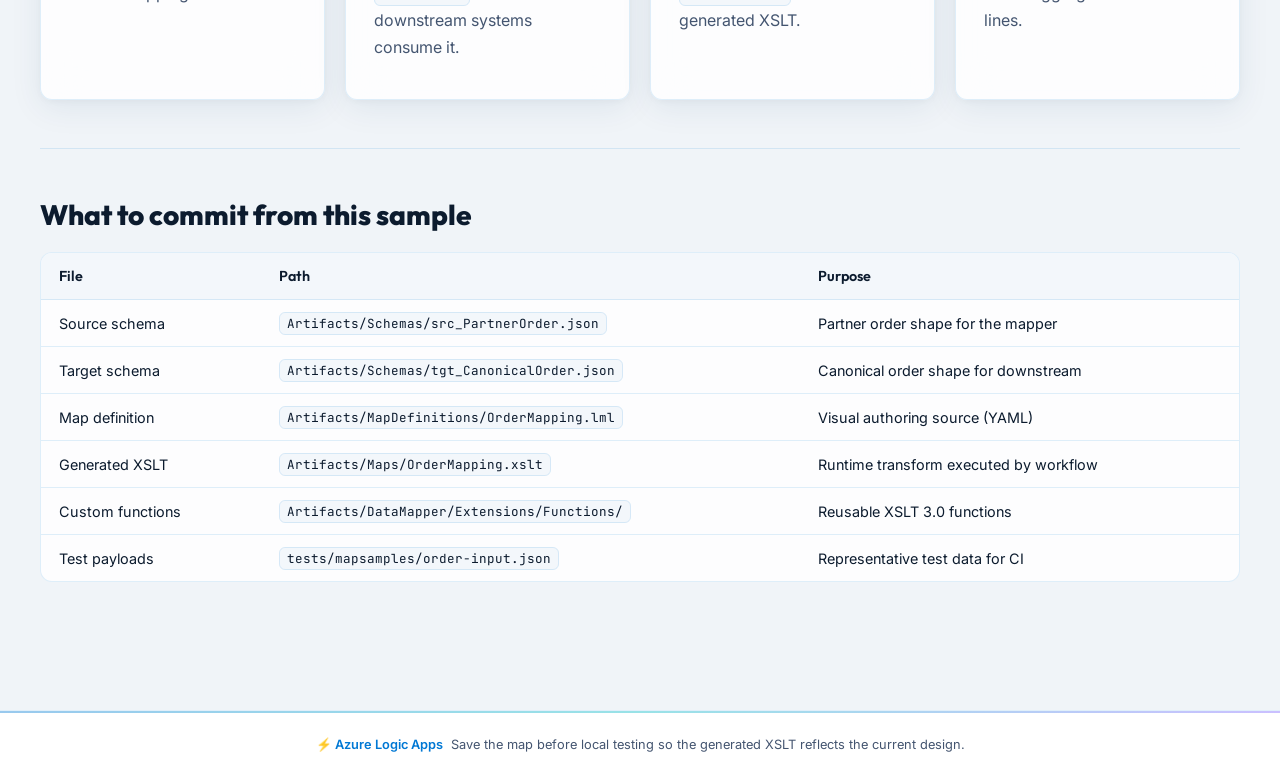
<file: deliverables/azure-data-mapper-presentation/frontend/sample.html>
<!DOCTYPE html>
<html lang="en">
  <head>
    <meta charset="UTF-8" />
    <meta name="viewport" content="width=device-width, initial-scale=1.0" />
    <meta name="color-scheme" content="light dark" />
    <meta name="description" content="Data Mapper sample mapping with source/target XSD schemas, JSON schemas, .lml map definition, and XSLT output." />
    <title>Data Mapper Sample & Schemas</title>
    <script>
      (function () {
        try {
          var theme = localStorage.getItem("azure-data-mapper-theme-v2");
          if (theme === "dark" || theme === "light" || theme === "azure") document.documentElement.dataset.theme = theme;
          else if (matchMedia("(prefers-color-scheme: dark)").matches) document.documentElement.dataset.theme = "dark";
        } catch (_error) {}
      })();
    </script>
    <link rel="stylesheet" href="./styles.css" />
  </head>
  <body>
    <header class="site-header">
      <div class="topbar">
        <a class="brand" href="./index.html"><span class="brand-mark">⚡</span><span>Azure Data Mapper</span></a>
        <button class="hamburger" type="button" aria-label="Toggle navigation"><span></span><span></span><span></span></button>
        <nav class="nav" aria-label="Primary">
          <a href="./index.html">Canvas</a>
          <a href="./how.html">How</a>
          <a href="./setup.html">Setup</a>
          <a href="./sample.html">Sample</a>
          <a href="./xslt.html">XSLT</a>
          <a href="./issues.html">Issues</a>
          <a href="./tips.html">Tips</a>
          <a href="./learning.html">Learning</a>
          <a href="./quiz.html">Quiz</a>
        </nav>
        <button class="theme-toggle" type="button" data-theme-toggle>☾ Dark</button>
      </div>
      <div class="nav-overlay"></div>
    </header>

    <main class="page">
      <section class="page-title">
        <span class="kicker">Sample</span>
        <h1>A complete order mapping</h1>
        <p>This example walks through a full mapping scenario: source and target schemas (XSD &amp; JSON), the <code>.lml</code> map definition, and the generated XSLT — everything you commit to Git.</p>
      </section>

      <!-- ═══════════════════════════════════════════════════════
           PAYLOAD PREVIEW
           ═══════════════════════════════════════════════════════ -->

      <section class="band grid two">
        <article class="card">
          <h3>Source payload</h3>
          <pre><code>{
  "partnerOrder": {
    "id": "PO-1042",
    "orderedOn": "20260608",
    "buyer": { "name": "Contoso Retail" },
    "items": [
      { "sku": "A-100", "qty": 2, "price": 19.5 },
      { "sku": "B-200", "qty": 1, "price": 45.0 }
    ]
  }
}</code></pre>
        </article>
        <article class="card">
          <h3>Target payload</h3>
          <pre><code>{
  "orderId": "PO-1042",
  "orderDate": "2026-06-08",
  "customerName": "Contoso Retail",
  "lines": [
    { "itemCode": "A-100", "quantity": 2, "lineTotal": 39.00 },
    { "itemCode": "B-200", "quantity": 1, "lineTotal": 45.00 }
  ],
  "grandTotal": 84.00
}</code></pre>
        </article>
      </section>

      <!-- ═══════════════════════════════════════════════════════
           SCHEMAS — TABBED VIEW
           ═══════════════════════════════════════════════════════ -->

      <section class="band">
        <h2>Source schema</h2>
        <p class="lead">The source schema defines the partner order format. Data Mapper supports both JSON Schema and XSD. Below are both representations of the same source.</p>

        <div class="schema-container">
          <div class="schema-tabs">
            <button class="schema-tab active" data-tab="src-json">JSON Schema</button>
            <button class="schema-tab" data-tab="src-xsd">XSD</button>
          </div>
          <div class="schema-panel active" data-panel="src-json">
            <pre><code>{
  "$schema": "http://json-schema.org/draft-07/schema#",
  "title": "PartnerOrder",
  "description": "Source schema — partner order payload",
  "type": "object",
  "properties": {
    "partnerOrder": {
      "type": "object",
      "properties": {
        "id": {
          "type": "string",
          "description": "Partner order identifier"
        },
        "orderedOn": {
          "type": "string",
          "pattern": "^[0-9]{8}$",
          "description": "Date in YYYYMMDD format"
        },
        "buyer": {
          "type": "object",
          "properties": {
            "name": { "type": "string" }
          },
          "required": ["name"]
        },
        "items": {
          "type": "array",
          "items": {
            "type": "object",
            "properties": {
              "sku": { "type": "string" },
              "qty": { "type": "integer", "minimum": 1 },
              "price": { "type": "number", "minimum": 0 }
            },
            "required": ["sku", "qty", "price"]
          }
        }
      },
      "required": ["id", "orderedOn", "buyer", "items"]
    }
  },
  "required": ["partnerOrder"]
}</code></pre>
          </div>
          <div class="schema-panel" data-panel="src-xsd">
            <pre><code>&lt;?xml version="1.0" encoding="utf-8"?&gt;
&lt;xs:schema xmlns:xs="http://www.w3.org/2001/XMLSchema"
           targetNamespace="http://contoso.com/schemas/partnerorder"
           xmlns:po="http://contoso.com/schemas/partnerorder"
           elementFormDefault="qualified"&gt;

  &lt;xs:element name="PartnerOrder"&gt;
    &lt;xs:complexType&gt;
      &lt;xs:sequence&gt;
        &lt;xs:element name="Id" type="xs:string" /&gt;
        &lt;xs:element name="OrderedOn" type="xs:string"&gt;
          &lt;xs:annotation&gt;
            &lt;xs:documentation&gt;YYYYMMDD format&lt;/xs:documentation&gt;
          &lt;/xs:annotation&gt;
        &lt;/xs:element&gt;
        &lt;xs:element name="Buyer"&gt;
          &lt;xs:complexType&gt;
            &lt;xs:sequence&gt;
              &lt;xs:element name="Name" type="xs:string" /&gt;
            &lt;/xs:sequence&gt;
          &lt;/xs:complexType&gt;
        &lt;/xs:element&gt;
        &lt;xs:element name="Items"&gt;
          &lt;xs:complexType&gt;
            &lt;xs:sequence&gt;
              &lt;xs:element name="Item" maxOccurs="unbounded"&gt;
                &lt;xs:complexType&gt;
                  &lt;xs:sequence&gt;
                    &lt;xs:element name="SKU" type="xs:string" /&gt;
                    &lt;xs:element name="Qty" type="xs:integer" /&gt;
                    &lt;xs:element name="Price" type="xs:decimal" /&gt;
                  &lt;/xs:sequence&gt;
                &lt;/xs:complexType&gt;
              &lt;/xs:element&gt;
            &lt;/xs:sequence&gt;
          &lt;/xs:complexType&gt;
        &lt;/xs:element&gt;
      &lt;/xs:sequence&gt;
    &lt;/xs:complexType&gt;
  &lt;/xs:element&gt;

&lt;/xs:schema&gt;</code></pre>
          </div>
        </div>
      </section>

      <section class="band">
        <h2>Target schema</h2>
        <p class="lead">The target schema defines the canonical order format that downstream systems consume.</p>

        <div class="schema-container">
          <div class="schema-tabs">
            <button class="schema-tab active" data-tab="tgt-json">JSON Schema</button>
            <button class="schema-tab" data-tab="tgt-xsd">XSD</button>
          </div>
          <div class="schema-panel active" data-panel="tgt-json">
            <pre><code>{
  "$schema": "http://json-schema.org/draft-07/schema#",
  "title": "CanonicalOrder",
  "description": "Target schema — normalized internal order",
  "type": "object",
  "properties": {
    "orderId": { "type": "string" },
    "orderDate": {
      "type": "string",
      "format": "date",
      "description": "ISO 8601 date"
    },
    "customerName": { "type": "string" },
    "lines": {
      "type": "array",
      "items": {
        "type": "object",
        "properties": {
          "itemCode": { "type": "string" },
          "quantity": { "type": "integer" },
          "lineTotal": { "type": "number" }
        },
        "required": ["itemCode", "quantity", "lineTotal"]
      }
    },
    "grandTotal": { "type": "number" }
  },
  "required": ["orderId", "orderDate", "customerName", "lines", "grandTotal"]
}</code></pre>
          </div>
          <div class="schema-panel" data-panel="tgt-xsd">
            <pre><code>&lt;?xml version="1.0" encoding="utf-8"?&gt;
&lt;xs:schema xmlns:xs="http://www.w3.org/2001/XMLSchema"
           targetNamespace="http://contoso.com/schemas/canonicalorder"
           xmlns:co="http://contoso.com/schemas/canonicalorder"
           elementFormDefault="qualified"&gt;

  &lt;xs:element name="CanonicalOrder"&gt;
    &lt;xs:complexType&gt;
      &lt;xs:sequence&gt;
        &lt;xs:element name="OrderId" type="xs:string" /&gt;
        &lt;xs:element name="OrderDate" type="xs:date" /&gt;
        &lt;xs:element name="CustomerName" type="xs:string" /&gt;
        &lt;xs:element name="Lines"&gt;
          &lt;xs:complexType&gt;
            &lt;xs:sequence&gt;
              &lt;xs:element name="Line" maxOccurs="unbounded"&gt;
                &lt;xs:complexType&gt;
                  &lt;xs:sequence&gt;
                    &lt;xs:element name="ItemCode" type="xs:string" /&gt;
                    &lt;xs:element name="Quantity" type="xs:integer" /&gt;
                    &lt;xs:element name="LineTotal" type="xs:decimal" /&gt;
                  &lt;/xs:sequence&gt;
                &lt;/xs:complexType&gt;
              &lt;/xs:element&gt;
            &lt;/xs:sequence&gt;
          &lt;/xs:complexType&gt;
        &lt;/xs:element&gt;
        &lt;xs:element name="GrandTotal" type="xs:decimal" /&gt;
      &lt;/xs:sequence&gt;
    &lt;/xs:complexType&gt;
  &lt;/xs:element&gt;

&lt;/xs:schema&gt;</code></pre>
          </div>
        </div>
      </section>

      <!-- ═══════════════════════════════════════════════════════
           .LML MAP DEFINITION
           ═══════════════════════════════════════════════════════ -->

      <section class="band">
        <h2>Map definition — the .lml file</h2>
        <p class="lead">The <code>.lml</code> file is the YAML-based design source that the Data Mapper visual editor reads and writes. It tracks schema references, connections, and function nodes. This is what you commit as the "authoring source" — the generated <code>.xslt</code> is the "runtime artifact".</p>
        <div class="callout">
          <strong>File location:</strong> <code>Artifacts/MapDefinitions/OrderMapping.lml</code>
        </div>
        <pre><code># Azure Logic Apps Data Mapper — Map Definition
# This YAML is managed by the visual designer.
# Manual edits are possible but should be verified by reopening the map.

$version: 1
$input: Artifacts/Schemas/src_PartnerOrder.json
$output: Artifacts/Schemas/tgt_CanonicalOrder.json
$sourceSchema: src_PartnerOrder
$targetSchema: tgt_CanonicalOrder

# Direct mappings
/root/partnerOrder/id = /root/orderId

# Function: date normalization via custom function
/root/partnerOrder/orderedOn = dm:iso-date(/root/partnerOrder/orderedOn)
dm:iso-date(/root/partnerOrder/orderedOn) = /root/orderDate

# Nested property mapping
/root/partnerOrder/buyer/name = /root/customerName

# Repeating element mapping (auto-creates a loop)
/root/partnerOrder/items/* = /root/lines/*

# Child item mappings within the loop
/root/partnerOrder/items/*/sku = /root/lines/*/itemCode
/root/partnerOrder/items/*/qty = /root/lines/*/quantity

# Calculated field: qty × price
dm:line-total(/root/partnerOrder/items/*/qty, /root/partnerOrder/items/*/price) = /root/lines/*/lineTotal

# Aggregation: sum of all line totals
sum(/root/lines/*/lineTotal) = /root/grandTotal</code></pre>
        <div class="callout warning">
          <strong>Important:</strong> The <code>.lml</code> format is managed by the Data Mapper extension. The exact syntax may evolve between extension versions. Treat this as a reference representation — the canonical format is whatever the current extension generates.
        </div>
      </section>

      <!-- ═══════════════════════════════════════════════════════
           GENERATED XSLT
           ═══════════════════════════════════════════════════════ -->

      <section class="band">
        <h2>Generated XSLT — the runtime artifact</h2>
        <p class="lead">When you save the map, Data Mapper compiles the <code>.lml</code> into this XSLT 3.0 file. This is what the workflow actually executes at runtime.</p>
        <div class="callout">
          <strong>File location:</strong> <code>Artifacts/Maps/OrderMapping.xslt</code>
        </div>
        <pre><code>&lt;?xml version="1.0" encoding="utf-8"?&gt;
&lt;xsl:stylesheet version="3.0"
  xmlns:xsl="http://www.w3.org/1999/XSL/Transform"
  xmlns:xs="http://www.w3.org/2001/XMLSchema"
  xmlns:dm="http://schemas.microsoft.com/azure/logic-apps/data-mapper"&gt;

  &lt;xsl:output method="xml" indent="yes" /&gt;

  &lt;!-- Custom function: ISO date formatting --&gt;
  &lt;xsl:function name="dm:iso-date" as="xs:string"&gt;
    &lt;xsl:param name="dateText" as="xs:string" /&gt;
    &lt;xsl:sequence select="
      concat(
        substring($dateText, 1, 4), '-',
        substring($dateText, 5, 2), '-',
        substring($dateText, 7, 2)
      )
    " /&gt;
  &lt;/xsl:function&gt;

  &lt;!-- Custom function: line total calculation --&gt;
  &lt;xsl:function name="dm:line-total" as="xs:decimal"&gt;
    &lt;xsl:param name="qty" as="xs:decimal" /&gt;
    &lt;xsl:param name="price" as="xs:decimal" /&gt;
    &lt;xsl:sequence select="round($qty * $price * 100) div 100" /&gt;
  &lt;/xsl:function&gt;

  &lt;xsl:template match="/"&gt;
    &lt;CanonicalOrder&gt;
      &lt;OrderId&gt;
        &lt;xsl:value-of select="/PartnerOrder/Id" /&gt;
      &lt;/OrderId&gt;
      &lt;OrderDate&gt;
        &lt;xsl:value-of select="dm:iso-date(/PartnerOrder/OrderedOn)" /&gt;
      &lt;/OrderDate&gt;
      &lt;CustomerName&gt;
        &lt;xsl:value-of select="/PartnerOrder/Buyer/Name" /&gt;
      &lt;/CustomerName&gt;
      &lt;Lines&gt;
        &lt;xsl:for-each select="/PartnerOrder/Items/Item"&gt;
          &lt;Line&gt;
            &lt;ItemCode&gt;&lt;xsl:value-of select="SKU" /&gt;&lt;/ItemCode&gt;
            &lt;Quantity&gt;&lt;xsl:value-of select="Qty" /&gt;&lt;/Quantity&gt;
            &lt;LineTotal&gt;
              &lt;xsl:value-of select="dm:line-total(Qty, Price)" /&gt;
            &lt;/LineTotal&gt;
          &lt;/Line&gt;
        &lt;/xsl:for-each&gt;
      &lt;/Lines&gt;
      &lt;GrandTotal&gt;
        &lt;xsl:value-of select="
          sum(for $item in /PartnerOrder/Items/Item
            return dm:line-total($item/Qty, $item/Price))" /&gt;
      &lt;/GrandTotal&gt;
    &lt;/CanonicalOrder&gt;
  &lt;/xsl:template&gt;

&lt;/xsl:stylesheet&gt;</code></pre>
      </section>

      <!-- ═══════════════════════════════════════════════════════
           MAPPING NOTES
           ═══════════════════════════════════════════════════════ -->

      <section class="band">
        <h2>Mapping notes</h2>
        <div class="grid">
          <article class="card"><h3>Direct copy</h3><p><code>id</code> becomes <code>orderId</code>, and <code>buyer.name</code> becomes <code>customerName</code>. Simple one-to-one mappings.</p></article>
          <article class="card"><h3>Date normalization</h3><p>Uses the custom <code>dm:iso-date()</code> function to format <code>YYYYMMDD</code> into ISO-style <code>YYYY-MM-DD</code> before downstream systems consume it.</p></article>
          <article class="card"><h3>Repeating lines</h3><p>Map parent arrays explicitly. The loop is visible in the <code>.lml</code> and compiles to <code>xsl:for-each</code> in the generated XSLT.</p></article>
          <article class="card"><h3>Calculated fields</h3><p><code>dm:line-total(qty, price)</code> computes each line amount with rounding. <code>grandTotal</code> is a sum aggregation across all lines.</p></article>
        </div>
      </section>

      <section class="band">
        <h2>What to commit from this sample</h2>
        <table class="table">
          <thead><tr><th>File</th><th>Path</th><th>Purpose</th></tr></thead>
          <tbody>
            <tr><td>Source schema</td><td><code>Artifacts/Schemas/src_PartnerOrder.json</code></td><td>Partner order shape for the mapper</td></tr>
            <tr><td>Target schema</td><td><code>Artifacts/Schemas/tgt_CanonicalOrder.json</code></td><td>Canonical order shape for downstream</td></tr>
            <tr><td>Map definition</td><td><code>Artifacts/MapDefinitions/OrderMapping.lml</code></td><td>Visual authoring source (YAML)</td></tr>
            <tr><td>Generated XSLT</td><td><code>Artifacts/Maps/OrderMapping.xslt</code></td><td>Runtime transform executed by workflow</td></tr>
            <tr><td>Custom functions</td><td><code>Artifacts/DataMapper/Extensions/Functions/</code></td><td>Reusable XSLT 3.0 functions</td></tr>
            <tr><td>Test payloads</td><td><code>tests/mapsamples/order-input.json</code></td><td>Representative test data for CI</td></tr>
          </tbody>
        </table>
      </section>

    </main>

    <footer class="site-footer"><div class="inner"><span class="footer-logo">⚡ Azure Logic Apps</span> Save the map before local testing so the generated XSLT reflects the current design.</div></footer>
    <script src="./app.js"></script>
  </body>
</html>
</file>
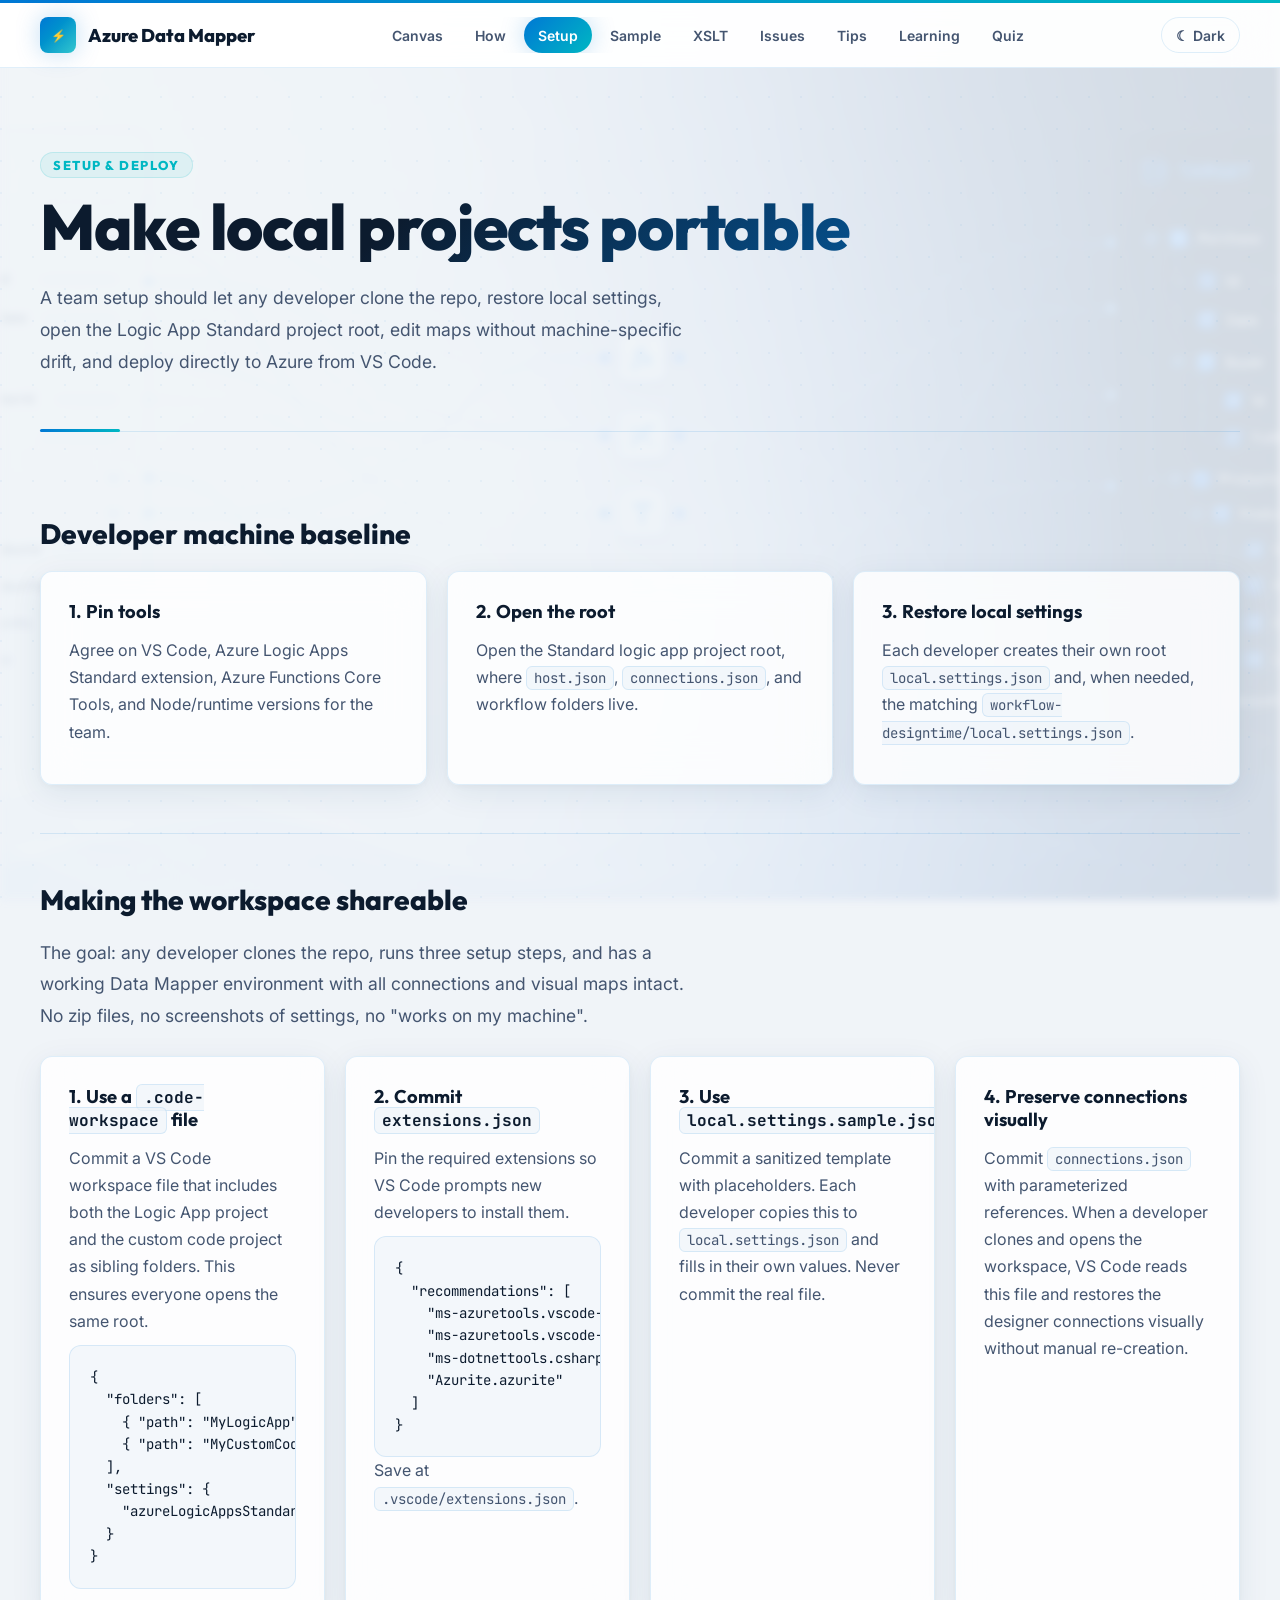
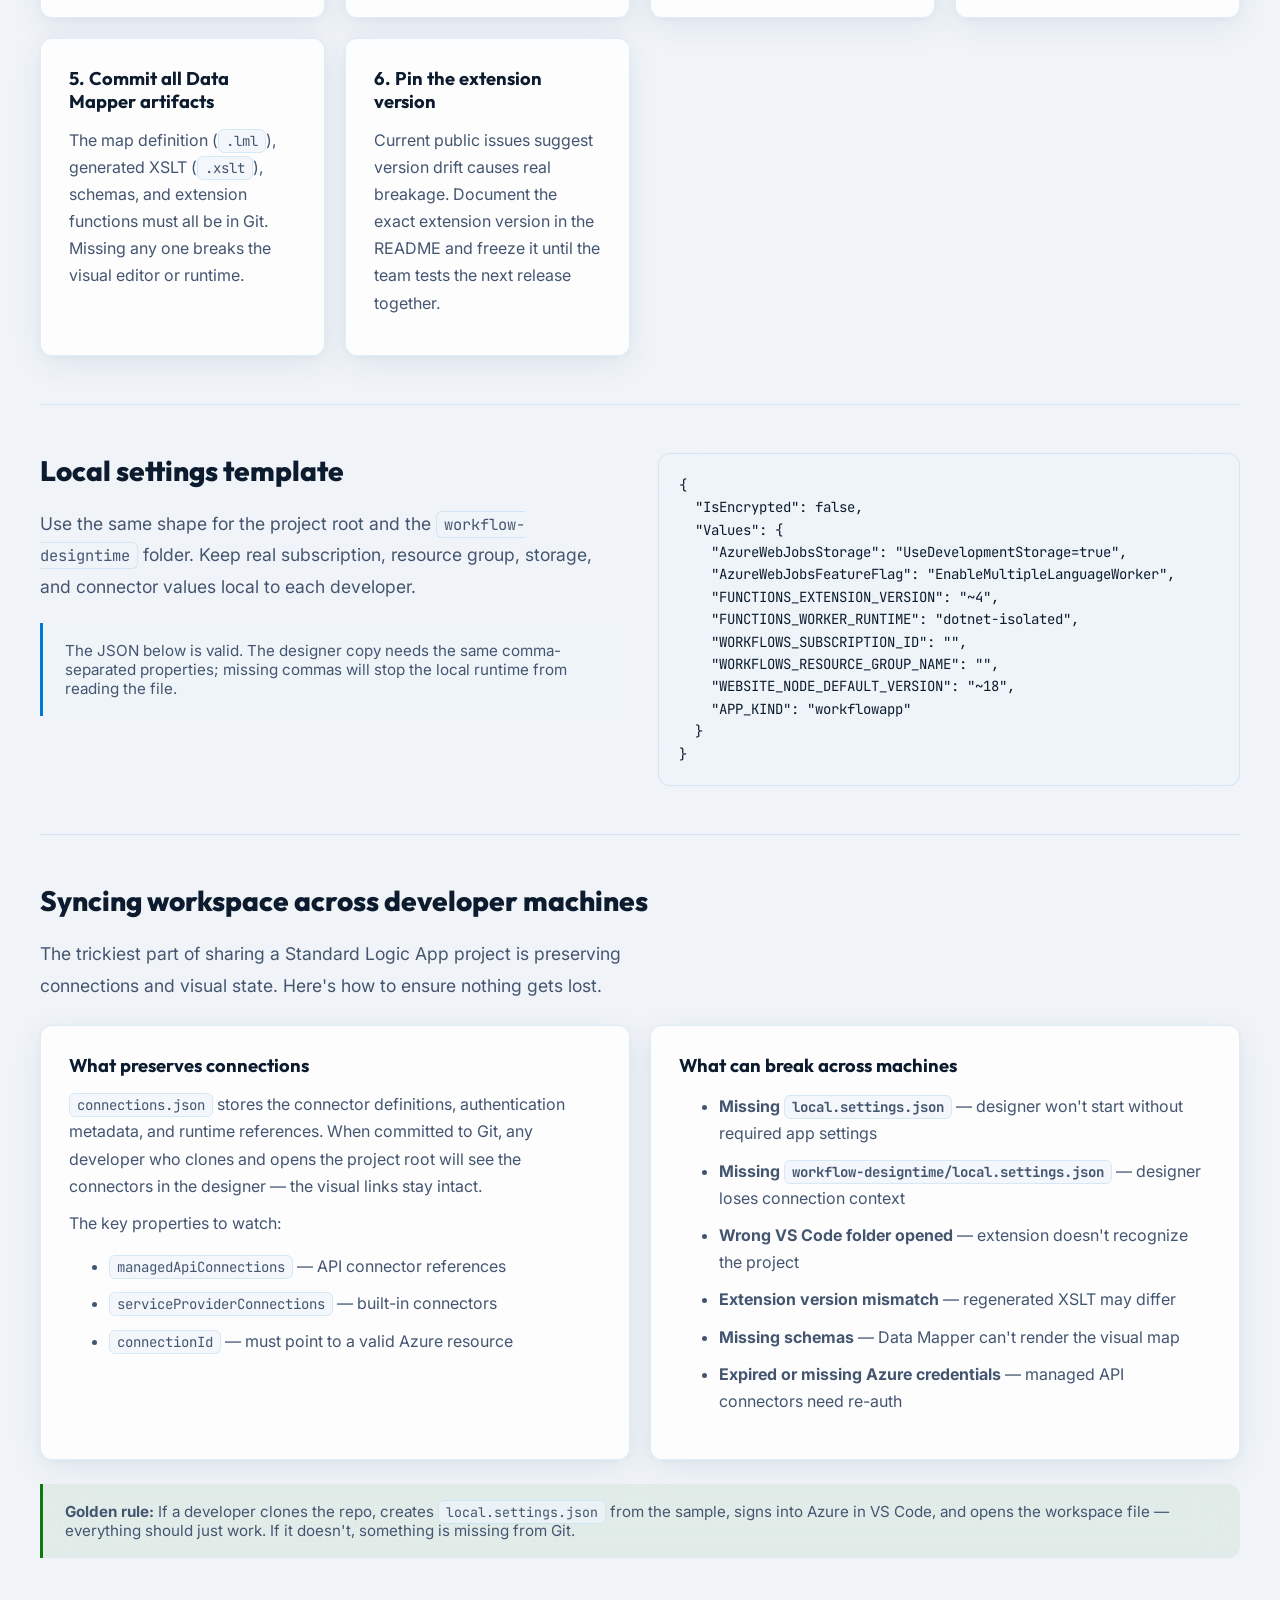
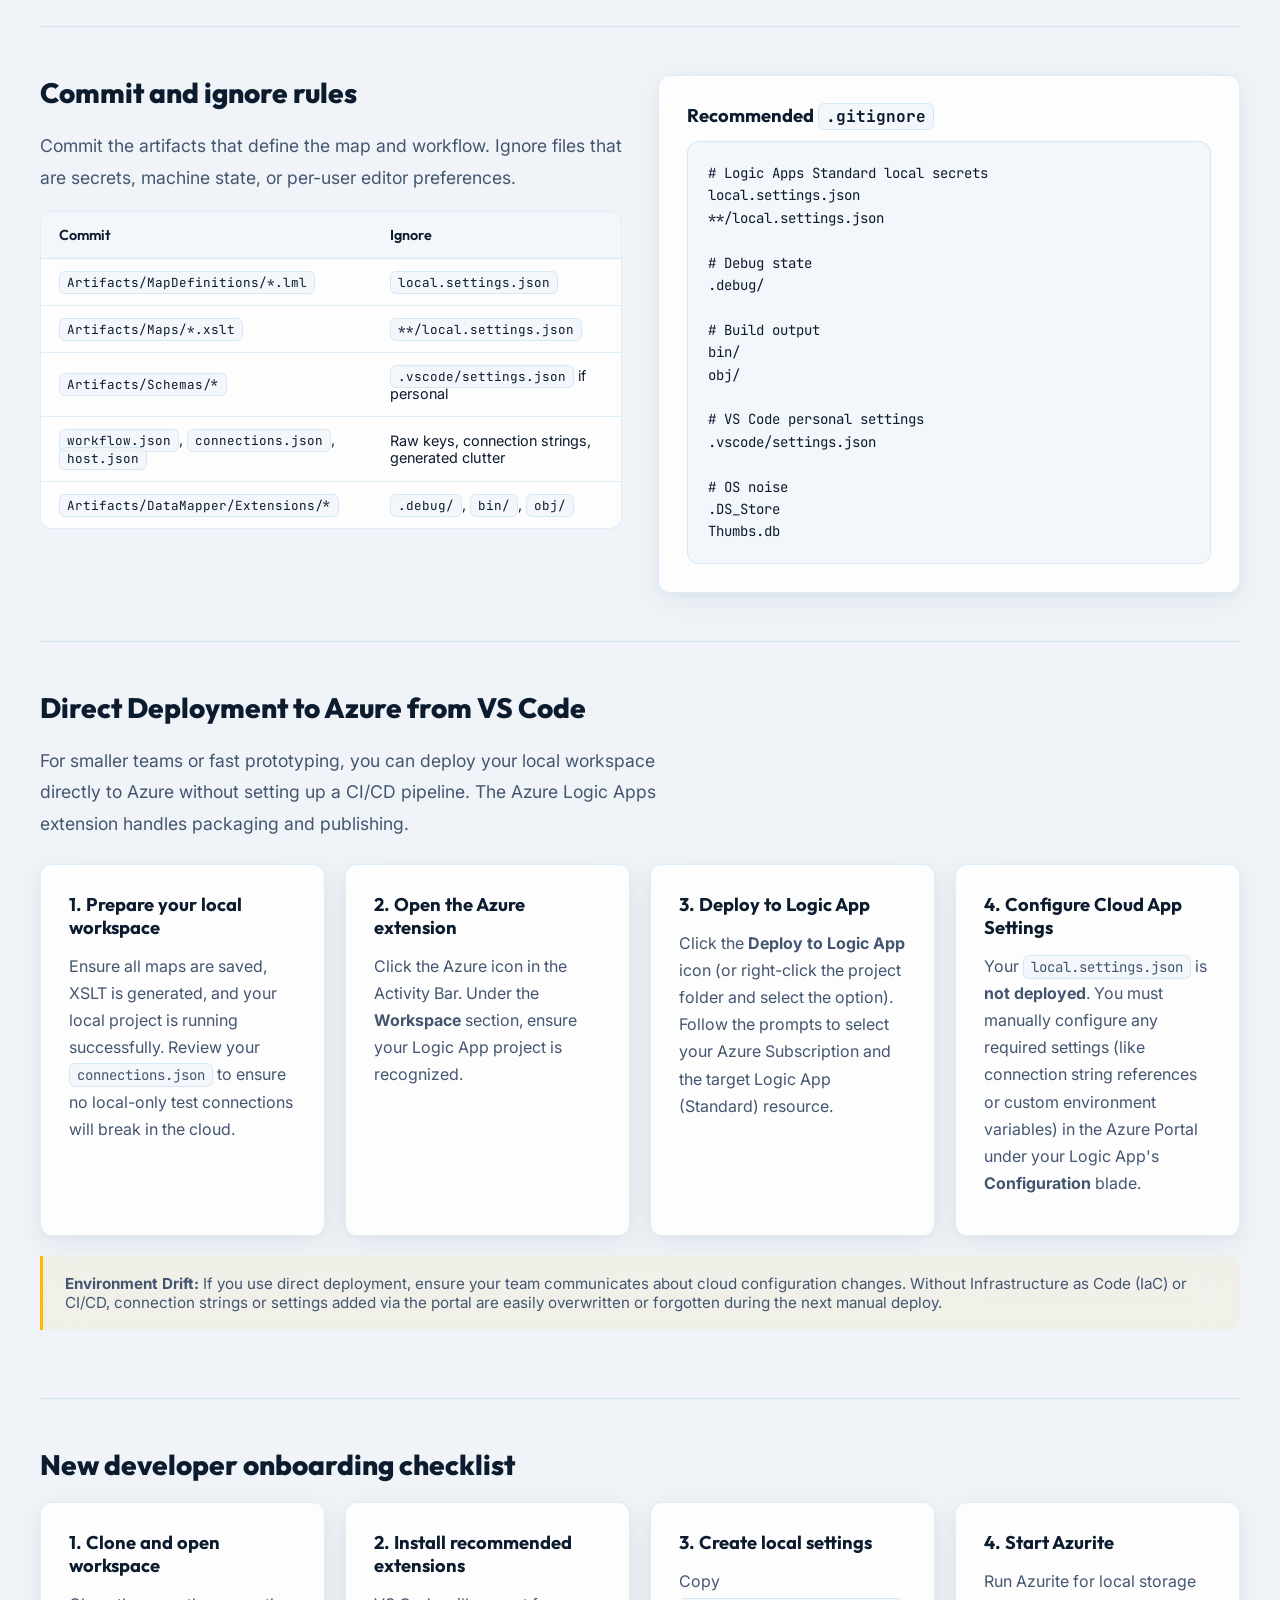
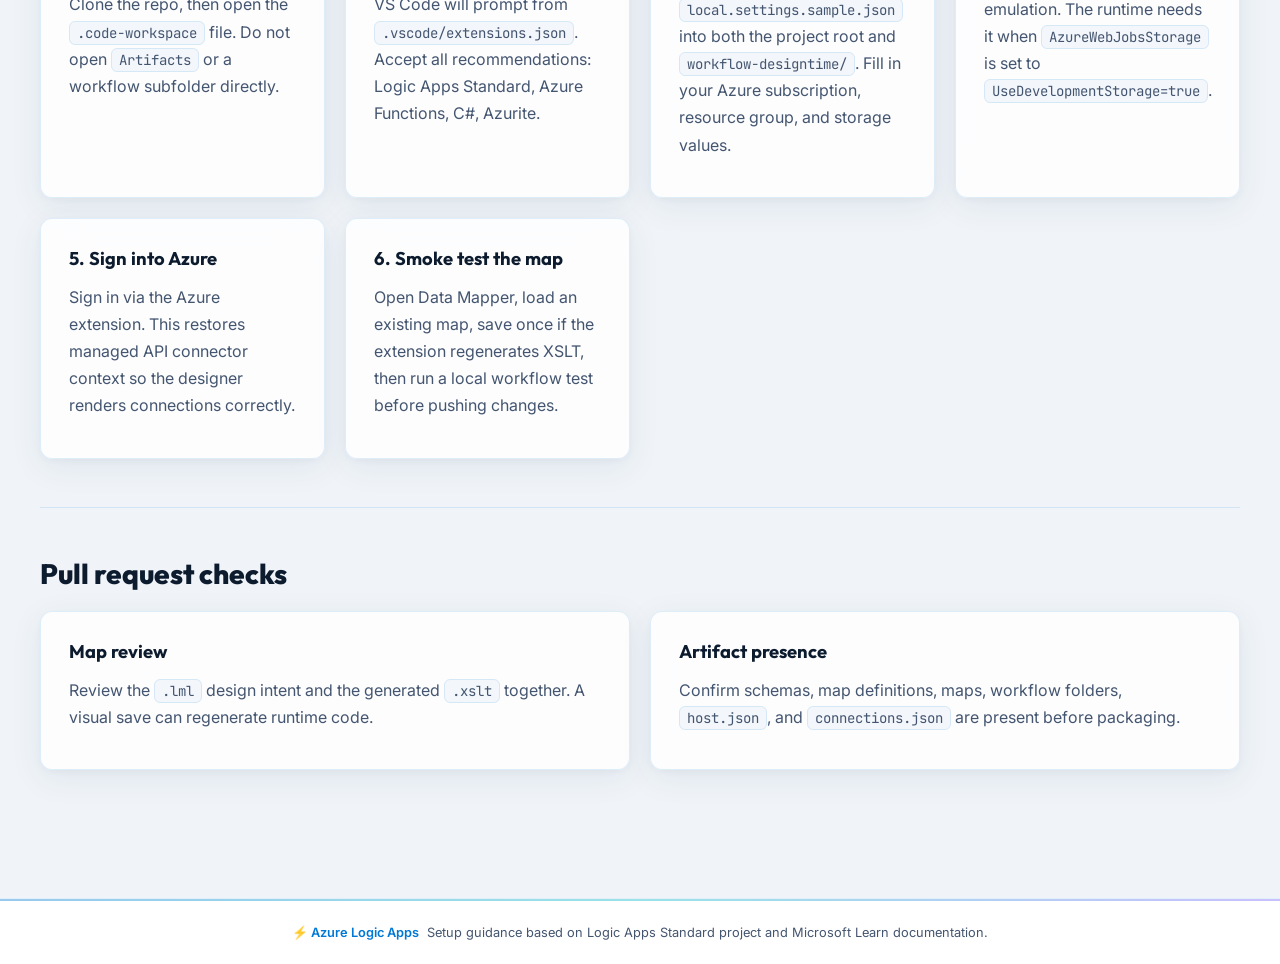
<file: deliverables/azure-data-mapper-presentation/frontend/setup.html>
<!DOCTYPE html>
<html lang="en">
  <head>
    <meta charset="UTF-8" />
    <meta name="viewport" content="width=device-width, initial-scale=1.0" />
    <meta name="color-scheme" content="light dark" />
    <meta name="description" content="Local project setup, workspace sharing, and direct deployment for Azure Logic Apps Standard with Data Mapper." />
    <title>Data Mapper Setup & Deploy</title>
    <script>
      (function () {
        try {
          var theme = localStorage.getItem("azure-data-mapper-theme-v2");
          if (theme === "dark" || theme === "light" || theme === "azure") document.documentElement.dataset.theme = theme;
          else if (matchMedia("(prefers-color-scheme: dark)").matches) document.documentElement.dataset.theme = "dark";
        } catch (_error) {}
      })();
    </script>
    <link rel="stylesheet" href="./styles.css" />
  </head>
  <body>
    <header class="site-header">
      <div class="topbar">
        <a class="brand" href="./index.html"><span class="brand-mark">⚡</span><span>Azure Data Mapper</span></a>
        <button class="hamburger" type="button" aria-label="Toggle navigation"><span></span><span></span><span></span></button>
        <nav class="nav" aria-label="Primary">
          <a href="./index.html">Canvas</a>
          <a href="./how.html">How</a>
          <a href="./setup.html">Setup</a>
          <a href="./sample.html">Sample</a>
          <a href="./xslt.html">XSLT</a>
          <a href="./issues.html">Issues</a>
          <a href="./tips.html">Tips</a>
          <a href="./learning.html">Learning</a>
          <a href="./quiz.html">Quiz</a>
        </nav>
        <button class="theme-toggle" type="button" data-theme-toggle>☾ Dark</button>
      </div>
      <div class="nav-overlay"></div>
    </header>

    <main class="page">
      <section class="page-title">
        <span class="kicker">Setup & Deploy</span>
        <h1>Make local projects portable</h1>
        <p>A team setup should let any developer clone the repo, restore local settings, open the Logic App Standard project root, edit maps without machine-specific drift, and deploy directly to Azure from VS Code.</p>
      </section>

      <!-- ═══════════════════════════════════════════════════════
           DEVELOPER BASELINE
           ═══════════════════════════════════════════════════════ -->

      <section class="band">
        <h2>Developer machine baseline</h2>
        <div class="grid">
          <article class="step"><h3>1. Pin tools</h3><p>Agree on VS Code, Azure Logic Apps Standard extension, Azure Functions Core Tools, and Node/runtime versions for the team.</p></article>
          <article class="step"><h3>2. Open the root</h3><p>Open the Standard logic app project root, where <code>host.json</code>, <code>connections.json</code>, and workflow folders live.</p></article>
          <article class="step"><h3>3. Restore local settings</h3><p>Each developer creates their own root <code>local.settings.json</code> and, when needed, the matching <code>workflow-designtime/local.settings.json</code>.</p></article>
        </div>
      </section>

      <!-- ═══════════════════════════════════════════════════════
           MAKING THE WORKSPACE SHAREABLE
           ═══════════════════════════════════════════════════════ -->

      <section class="band">
        <h2>Making the workspace shareable</h2>
        <p class="lead">The goal: any developer clones the repo, runs three setup steps, and has a working Data Mapper environment with all connections and visual maps intact. No zip files, no screenshots of settings, no "works on my machine".</p>

        <div class="grid" style="margin-top: 24px;">
          <article class="step">
            <h3>1. Use a <code>.code-workspace</code> file</h3>
            <p>Commit a VS Code workspace file that includes both the Logic App project and the custom code project as sibling folders. This ensures everyone opens the same root.</p>
            <pre><code>{
  "folders": [
    { "path": "MyLogicApp" },
    { "path": "MyCustomCode" }
  ],
  "settings": {
    "azureLogicAppsStandard.autoRuntimeDependenciesValidation": true
  }
}</code></pre>
          </article>

          <article class="step">
            <h3>2. Commit <code>extensions.json</code></h3>
            <p>Pin the required extensions so VS Code prompts new developers to install them.</p>
            <pre><code>{
  "recommendations": [
    "ms-azuretools.vscode-azurelogicapps",
    "ms-azuretools.vscode-azurefunctions",
    "ms-dotnettools.csharp",
    "Azurite.azurite"
  ]
}</code></pre>
            <p>Save at <code>.vscode/extensions.json</code>.</p>
          </article>

          <article class="step">
            <h3>3. Use <code>local.settings.sample.json</code></h3>
            <p>Commit a sanitized template with placeholders. Each developer copies this to <code>local.settings.json</code> and fills in their own values. Never commit the real file.</p>
          </article>

          <article class="step">
            <h3>4. Preserve connections visually</h3>
            <p>Commit <code>connections.json</code> with parameterized references. When a developer clones and opens the workspace, VS Code reads this file and restores the designer connections visually without manual re-creation.</p>
          </article>

          <article class="step">
            <h3>5. Commit all Data Mapper artifacts</h3>
            <p>The map definition (<code>.lml</code>), generated XSLT (<code>.xslt</code>), schemas, and extension functions must all be in Git. Missing any one breaks the visual editor or runtime.</p>
          </article>

          <article class="step">
            <h3>6. Pin the extension version</h3>
            <p>Current public issues suggest version drift causes real breakage. Document the exact extension version in the README and freeze it until the team tests the next release together.</p>
          </article>
        </div>
      </section>

      <!-- ═══════════════════════════════════════════════════════
           LOCAL SETTINGS TEMPLATE
           ═══════════════════════════════════════════════════════ -->

      <section class="band split">
        <div>
          <h2>Local settings template</h2>
          <p class="lead">Use the same shape for the project root and the <code>workflow-designtime</code> folder. Keep real subscription, resource group, storage, and connector values local to each developer.</p>
          <div class="callout">The JSON below is valid. The designer copy needs the same comma-separated properties; missing commas will stop the local runtime from reading the file.</div>
        </div>
        <pre><code>{
  "IsEncrypted": false,
  "Values": {
    "AzureWebJobsStorage": "UseDevelopmentStorage=true",
    "AzureWebJobsFeatureFlag": "EnableMultipleLanguageWorker",
    "FUNCTIONS_EXTENSION_VERSION": "~4",
    "FUNCTIONS_WORKER_RUNTIME": "dotnet-isolated",
    "WORKFLOWS_SUBSCRIPTION_ID": "",
    "WORKFLOWS_RESOURCE_GROUP_NAME": "",
    "WEBSITE_NODE_DEFAULT_VERSION": "~18",
    "APP_KIND": "workflowapp"
  }
}</code></pre>
      </section>

      <!-- ═══════════════════════════════════════════════════════
           SYNCING LOCAL WORKSPACE — CONNECTIONS & VISUAL STATE
           ═══════════════════════════════════════════════════════ -->

      <section class="band">
        <h2>Syncing workspace across developer machines</h2>
        <p class="lead">The trickiest part of sharing a Standard Logic App project is preserving connections and visual state. Here's how to ensure nothing gets lost.</p>

        <div class="grid two" style="margin-top: 24px;">
          <article class="card">
            <h3>What preserves connections</h3>
            <p><code>connections.json</code> stores the connector definitions, authentication metadata, and runtime references. When committed to Git, any developer who clones and opens the project root will see the connectors in the designer — the visual links stay intact.</p>
            <p>The key properties to watch:</p>
            <ul style="color: var(--muted); line-height: 1.7;">
              <li><code>managedApiConnections</code> — API connector references</li>
              <li><code>serviceProviderConnections</code> — built-in connectors</li>
              <li><code>connectionId</code> — must point to a valid Azure resource</li>
            </ul>
          </article>
          <article class="card">
            <h3>What can break across machines</h3>
            <ul style="color: var(--muted); line-height: 1.7;">
              <li><strong>Missing <code>local.settings.json</code></strong> — designer won't start without required app settings</li>
              <li><strong>Missing <code>workflow-designtime/local.settings.json</code></strong> — designer loses connection context</li>
              <li><strong>Wrong VS Code folder opened</strong> — extension doesn't recognize the project</li>
              <li><strong>Extension version mismatch</strong> — regenerated XSLT may differ</li>
              <li><strong>Missing schemas</strong> — Data Mapper can't render the visual map</li>
              <li><strong>Expired or missing Azure credentials</strong> — managed API connectors need re-auth</li>
            </ul>
          </article>
        </div>

        <div class="callout success" style="margin-top: 24px;">
          <strong>Golden rule:</strong> If a developer clones the repo, creates <code>local.settings.json</code> from the sample, signs into Azure in VS Code, and opens the workspace file — everything should just work. If it doesn't, something is missing from Git.
        </div>
      </section>

      <!-- ═══════════════════════════════════════════════════════
           COMMIT AND IGNORE
           ═══════════════════════════════════════════════════════ -->

      <section class="band split">
        <div>
          <h2>Commit and ignore rules</h2>
          <p class="lead">Commit the artifacts that define the map and workflow. Ignore files that are secrets, machine state, or per-user editor preferences.</p>
          <table class="table">
            <thead><tr><th>Commit</th><th>Ignore</th></tr></thead>
            <tbody>
              <tr><td><code>Artifacts/MapDefinitions/*.lml</code></td><td><code>local.settings.json</code></td></tr>
              <tr><td><code>Artifacts/Maps/*.xslt</code></td><td><code>**/local.settings.json</code></td></tr>
              <tr><td><code>Artifacts/Schemas/*</code></td><td><code>.vscode/settings.json</code> if personal</td></tr>
              <tr><td><code>workflow.json</code>, <code>connections.json</code>, <code>host.json</code></td><td>Raw keys, connection strings, generated clutter</td></tr>
              <tr><td><code>Artifacts/DataMapper/Extensions/*</code></td><td><code>.debug/</code>, <code>bin/</code>, <code>obj/</code></td></tr>
            </tbody>
          </table>
        </div>
        <div class="card">
          <h3>Recommended <code>.gitignore</code></h3>
          <pre><code># Logic Apps Standard local secrets
local.settings.json
**/local.settings.json

# Debug state
.debug/

# Build output
bin/
obj/

# VS Code personal settings
.vscode/settings.json

# OS noise
.DS_Store
Thumbs.db</code></pre>
        </div>
      </section>

      <!-- ═══════════════════════════════════════════════════════
           DIRECT DEPLOYMENT FROM VS CODE
           ═══════════════════════════════════════════════════════ -->

      <section class="band">
        <h2>Direct Deployment to Azure from VS Code</h2>
        <p class="lead">For smaller teams or fast prototyping, you can deploy your local workspace directly to Azure without setting up a CI/CD pipeline. The Azure Logic Apps extension handles packaging and publishing.</p>

        <div class="grid" style="margin-top: 24px;">
          <article class="step">
            <h3>1. Prepare your local workspace</h3>
            <p>Ensure all maps are saved, XSLT is generated, and your local project is running successfully. Review your <code>connections.json</code> to ensure no local-only test connections will break in the cloud.</p>
          </article>
          
          <article class="step">
            <h3>2. Open the Azure extension</h3>
            <p>Click the Azure icon in the Activity Bar. Under the <strong>Workspace</strong> section, ensure your Logic App project is recognized.</p>
          </article>

          <article class="step">
            <h3>3. Deploy to Logic App</h3>
            <p>Click the <strong>Deploy to Logic App</strong> icon (or right-click the project folder and select the option). Follow the prompts to select your Azure Subscription and the target Logic App (Standard) resource.</p>
          </article>

          <article class="step">
            <h3>4. Configure Cloud App Settings</h3>
            <p>Your <code>local.settings.json</code> is <strong>not deployed</strong>. You must manually configure any required settings (like connection string references or custom environment variables) in the Azure Portal under your Logic App's <strong>Configuration</strong> blade.</p>
          </article>
        </div>
        
        <div class="callout warning">
          <strong>Environment Drift:</strong> If you use direct deployment, ensure your team communicates about cloud configuration changes. Without Infrastructure as Code (IaC) or CI/CD, connection strings or settings added via the portal are easily overwritten or forgotten during the next manual deploy.
        </div>
      </section>

      <!-- ═══════════════════════════════════════════════════════
           TRANSFER CHECKLIST
           ═══════════════════════════════════════════════════════ -->

      <section class="band">
        <h2>New developer onboarding checklist</h2>
        <div class="grid">
          <article class="step"><h3>1. Clone and open workspace</h3><p>Clone the repo, then open the <code>.code-workspace</code> file. Do not open <code>Artifacts</code> or a workflow subfolder directly.</p></article>
          <article class="step"><h3>2. Install recommended extensions</h3><p>VS Code will prompt from <code>.vscode/extensions.json</code>. Accept all recommendations: Logic Apps Standard, Azure Functions, C#, Azurite.</p></article>
          <article class="step"><h3>3. Create local settings</h3><p>Copy <code>local.settings.sample.json</code> into both the project root and <code>workflow-designtime/</code>. Fill in your Azure subscription, resource group, and storage values.</p></article>
          <article class="step"><h3>4. Start Azurite</h3><p>Run Azurite for local storage emulation. The runtime needs it when <code>AzureWebJobsStorage</code> is set to <code>UseDevelopmentStorage=true</code>.</p></article>
          <article class="step"><h3>5. Sign into Azure</h3><p>Sign in via the Azure extension. This restores managed API connector context so the designer renders connections correctly.</p></article>
          <article class="step"><h3>6. Smoke test the map</h3><p>Open Data Mapper, load an existing map, save once if the extension regenerates XSLT, then run a local workflow test before pushing changes.</p></article>
        </div>
      </section>

      <section class="band">
        <h2>Pull request checks</h2>
        <div class="grid two">
          <article class="card"><h3>Map review</h3><p>Review the <code>.lml</code> design intent and the generated <code>.xslt</code> together. A visual save can regenerate runtime code.</p></article>
          <article class="card"><h3>Artifact presence</h3><p>Confirm schemas, map definitions, maps, workflow folders, <code>host.json</code>, and <code>connections.json</code> are present before packaging.</p></article>
        </div>
      </section>
    </main>

    <footer class="site-footer"><div class="inner"><span class="footer-logo">⚡ Azure Logic Apps</span> Setup guidance based on Logic Apps Standard project and Microsoft Learn documentation.</div></footer>
    <script src="./app.js"></script>
  </body>
</html>
</file>
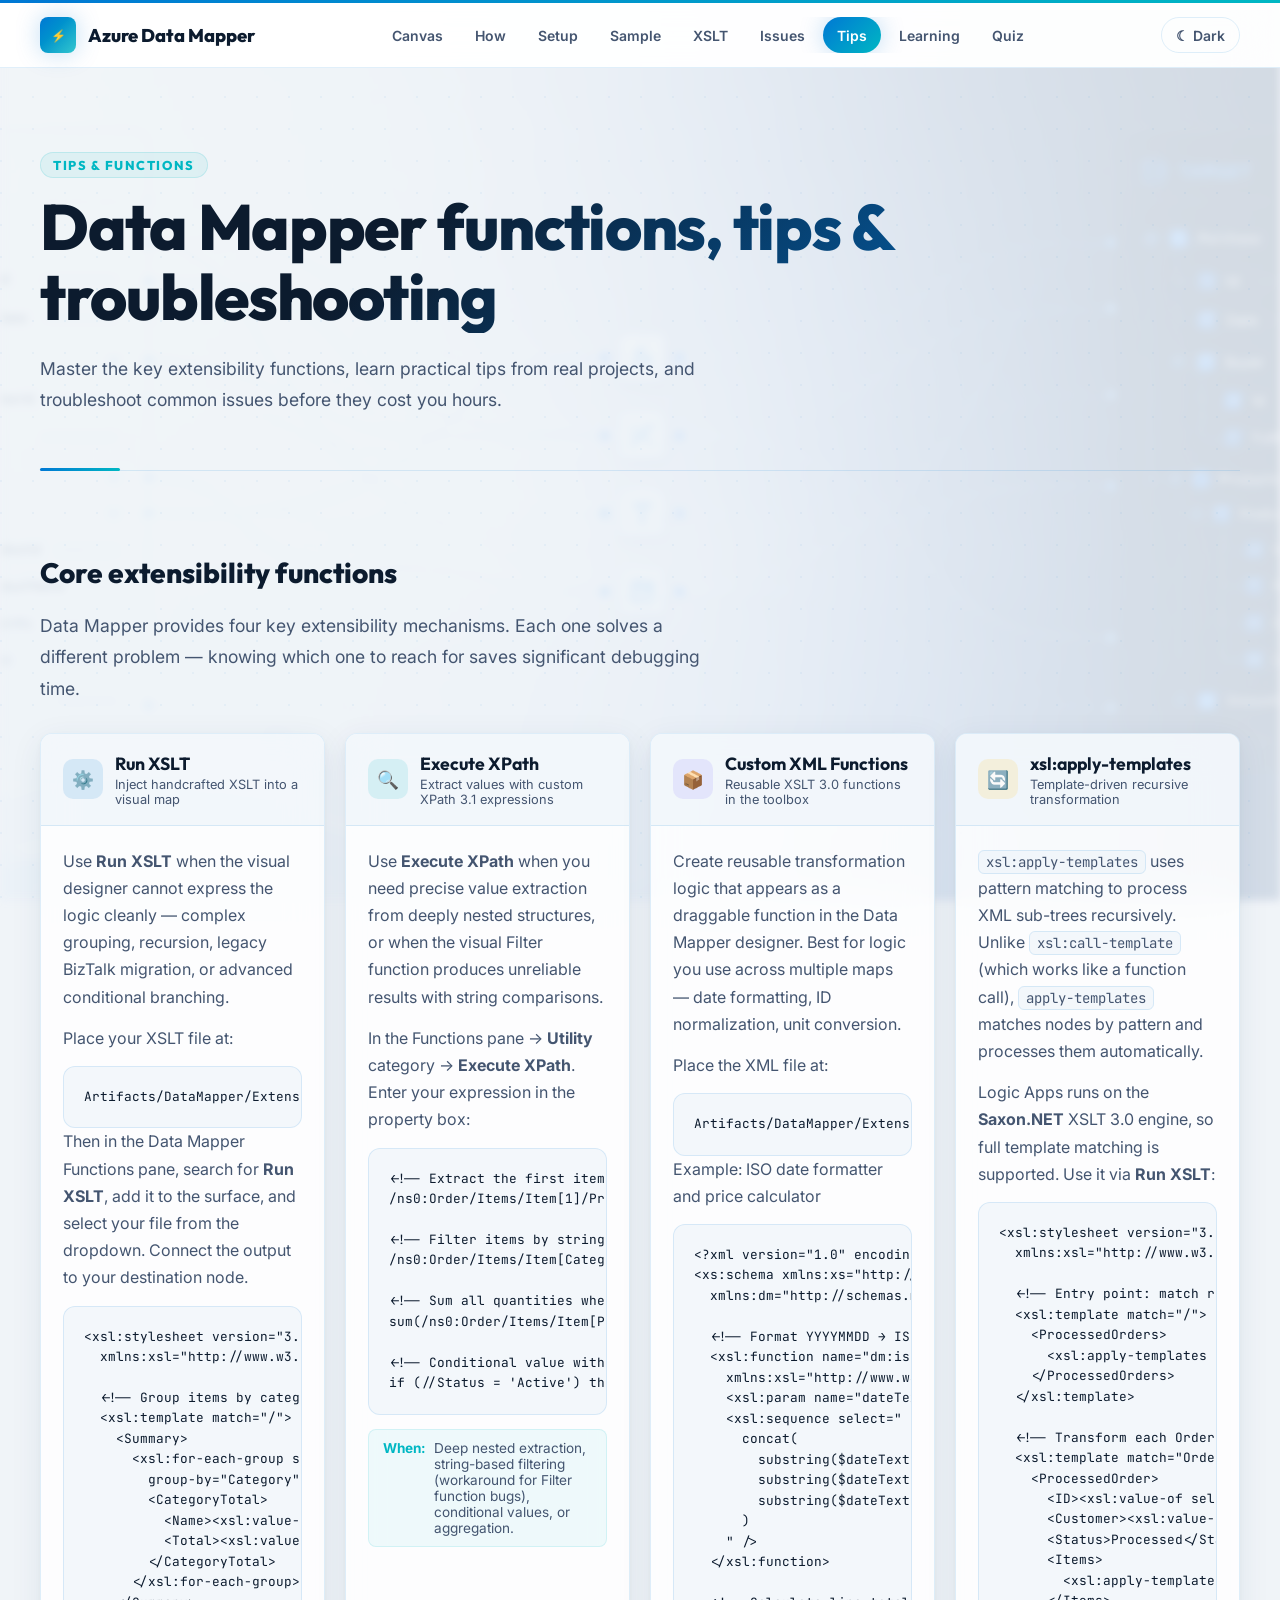
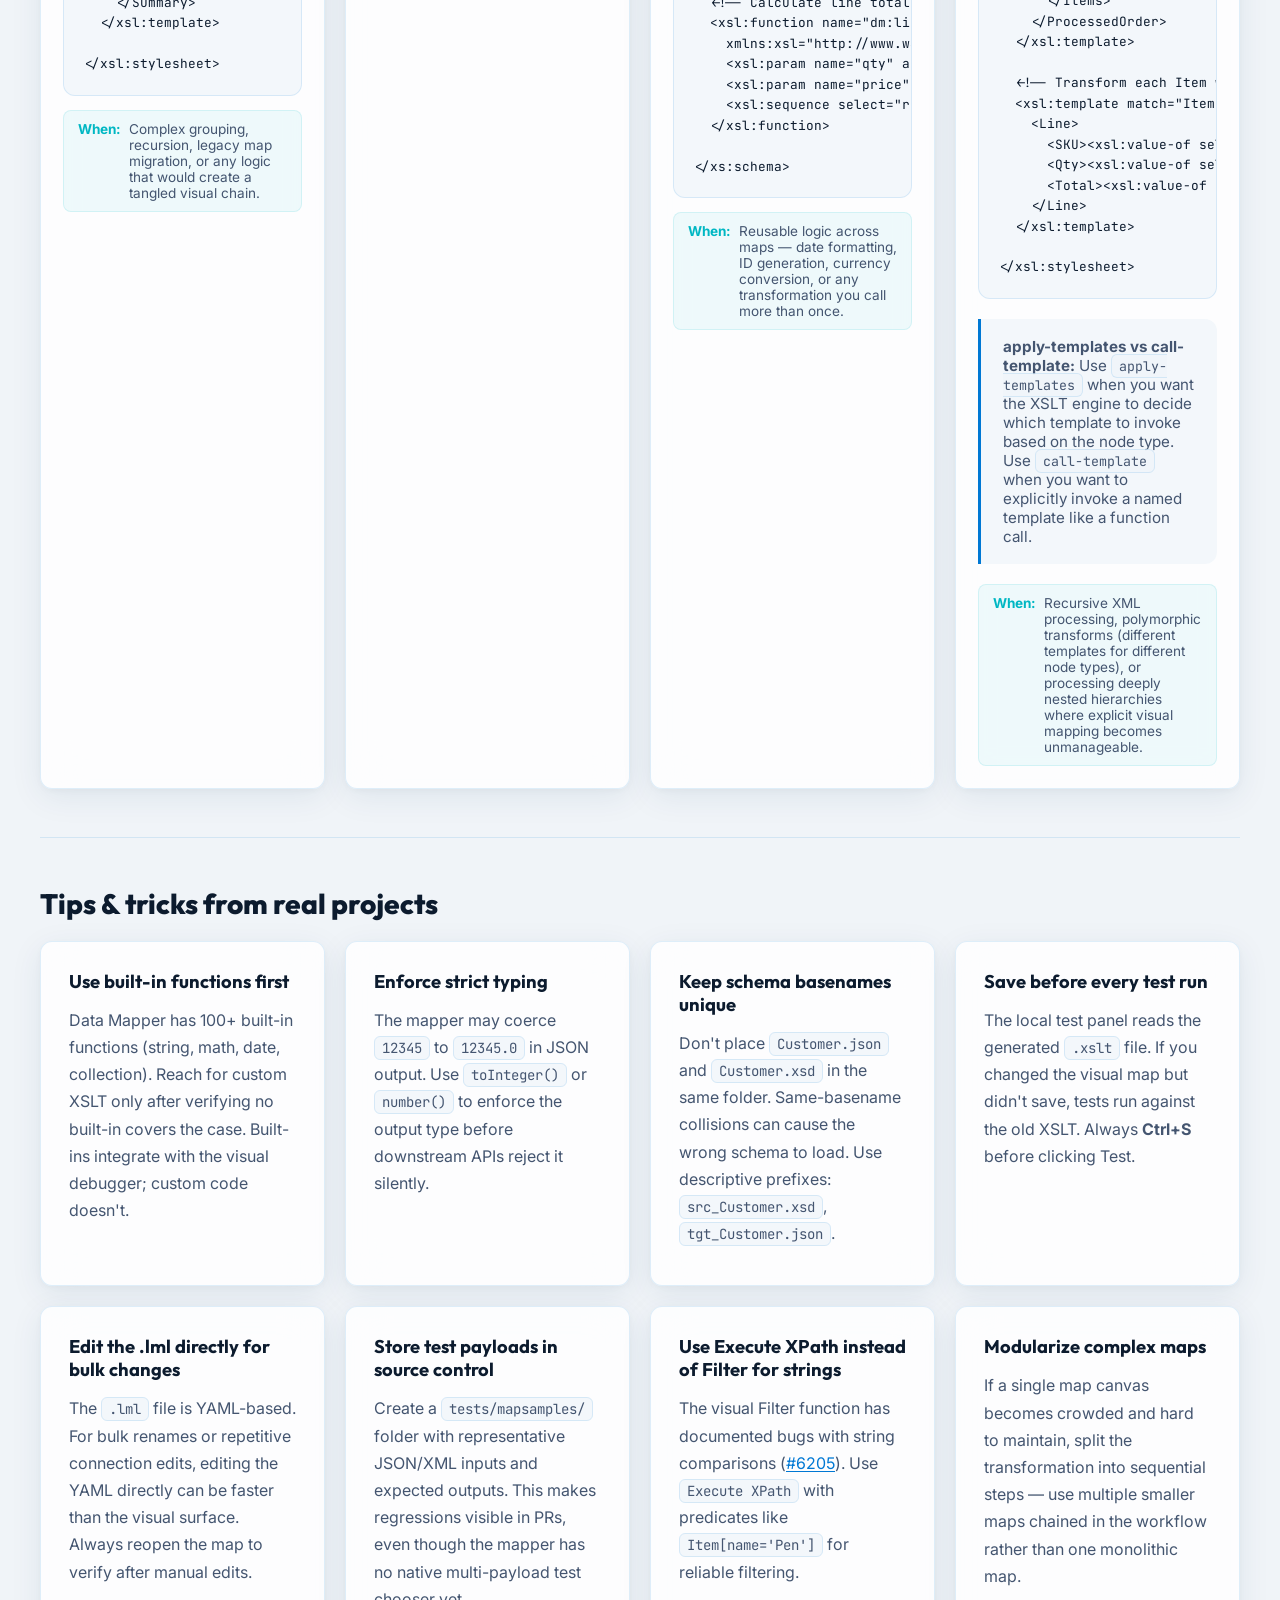
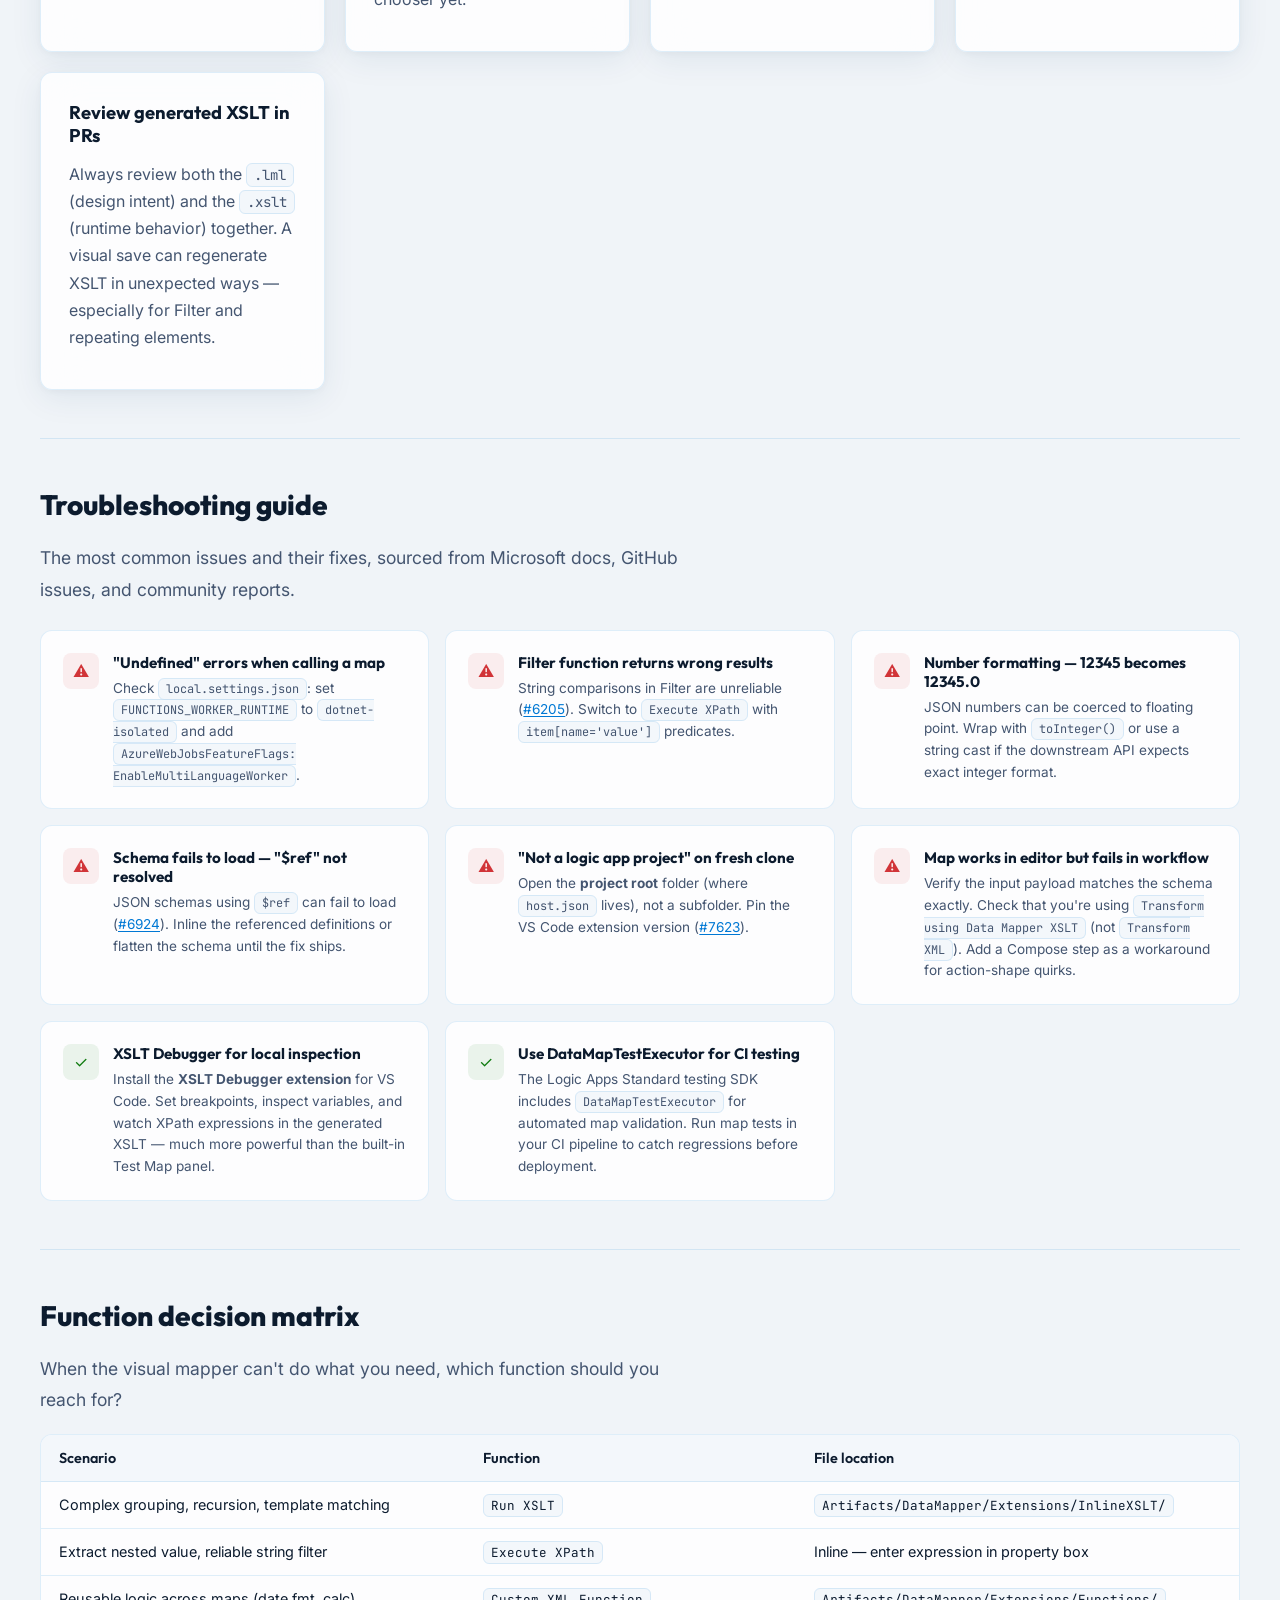
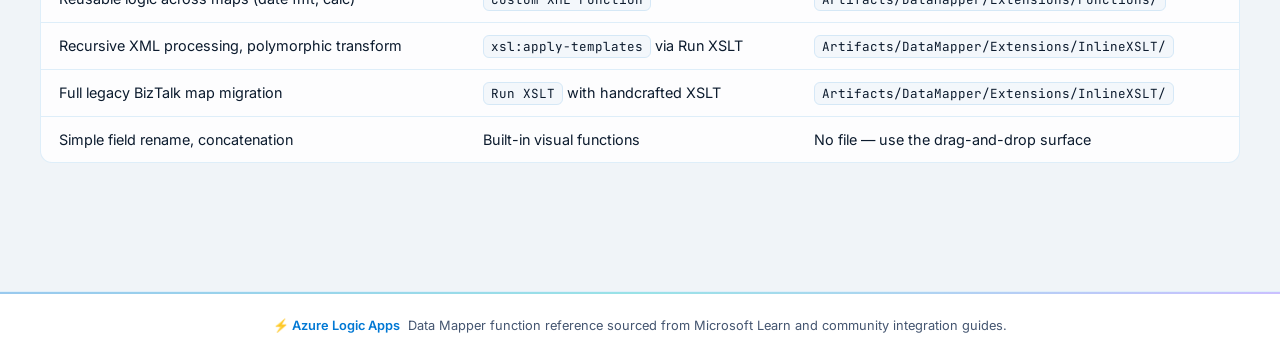
<file: deliverables/azure-data-mapper-presentation/frontend/tips.html>
<!DOCTYPE html>
<html lang="en">
  <head>
    <meta charset="UTF-8" />
    <meta name="viewport" content="width=device-width, initial-scale=1.0" />
    <meta name="color-scheme" content="light dark" />
    <meta name="description" content="Data Mapper tips, tricks, troubleshooting, and function reference — Run XSLT, Execute XPath, Custom XML functions, and xsl:apply-templates." />
    <title>Data Mapper Tips & Functions</title>
    <script>
      (function () {
        try {
          var theme = localStorage.getItem("azure-data-mapper-theme-v2");
          if (theme === "dark" || theme === "light" || theme === "azure") document.documentElement.dataset.theme = theme;
          else if (matchMedia("(prefers-color-scheme: dark)").matches) document.documentElement.dataset.theme = "dark";
        } catch (_error) {}
      })();
    </script>
    <link rel="stylesheet" href="./styles.css" />
  </head>
  <body>
    <header class="site-header">
      <div class="topbar">
        <a class="brand" href="./index.html"><span class="brand-mark">⚡</span><span>Azure Data Mapper</span></a>
        <button class="hamburger" type="button" aria-label="Toggle navigation"><span></span><span></span><span></span></button>
        <nav class="nav" aria-label="Primary">
          <a href="./index.html">Canvas</a>
          <a href="./how.html">How</a>
          <a href="./setup.html">Setup</a>
          <a href="./sample.html">Sample</a>
          <a href="./xslt.html">XSLT</a>
          <a href="./issues.html">Issues</a>
          <a href="./tips.html">Tips</a>
          <a href="./learning.html">Learning</a>
          <a href="./quiz.html">Quiz</a>
        </nav>
        <button class="theme-toggle" type="button" data-theme-toggle>☾ Dark</button>
      </div>
      <div class="nav-overlay"></div>
    </header>

    <main class="page">
      <section class="page-title">
        <span class="kicker">Tips & Functions</span>
        <h1>Data Mapper functions, tips & troubleshooting</h1>
        <p>Master the key extensibility functions, learn practical tips from real projects, and troubleshoot common issues before they cost you hours.</p>
      </section>

      <!-- ═══════════════════════════════════════════════════════
           SECTION 1: DATA MAPPER FUNCTIONS
           ═══════════════════════════════════════════════════════ -->

      <section class="band">
        <h2>Core extensibility functions</h2>
        <p class="lead">Data Mapper provides four key extensibility mechanisms. Each one solves a different problem — knowing which one to reach for saves significant debugging time.</p>

        <div class="grid" style="margin-top: 28px;">

          <!-- Run XSLT -->
          <article class="function-card">
            <div class="function-card-header">
              <div class="function-card-icon xslt">⚙️</div>
              <div>
                <h3>Run XSLT</h3>
                <p>Inject handcrafted XSLT into a visual map</p>
              </div>
            </div>
            <div class="function-card-body">
              <p>Use <strong>Run XSLT</strong> when the visual designer cannot express the logic cleanly — complex grouping, recursion, legacy BizTalk migration, or advanced conditional branching.</p>
              <p>Place your XSLT file at:</p>
              <pre><code>Artifacts/DataMapper/Extensions/InlineXSLT/my-transform.xslt</code></pre>
              <p>Then in the Data Mapper Functions pane, search for <strong>Run XSLT</strong>, add it to the surface, and select your file from the dropdown. Connect the output to your destination node.</p>
              <pre><code>&lt;xsl:stylesheet version="3.0"
  xmlns:xsl="http://www.w3.org/1999/XSL/Transform"&gt;

  &lt;!-- Group items by category and sum quantities --&gt;
  &lt;xsl:template match="/"&gt;
    &lt;Summary&gt;
      &lt;xsl:for-each-group select="//Item"
        group-by="Category"&gt;
        &lt;CategoryTotal&gt;
          &lt;Name&gt;&lt;xsl:value-of select="current-grouping-key()"/&gt;&lt;/Name&gt;
          &lt;Total&gt;&lt;xsl:value-of select="sum(current-group()/Qty)"/&gt;&lt;/Total&gt;
        &lt;/CategoryTotal&gt;
      &lt;/xsl:for-each-group&gt;
    &lt;/Summary&gt;
  &lt;/xsl:template&gt;

&lt;/xsl:stylesheet&gt;</code></pre>
              <div class="when-to-use">
                <strong>When:</strong> Complex grouping, recursion, legacy map migration, or any logic that would create a tangled visual chain.
              </div>
            </div>
          </article>

          <!-- Execute XPath -->
          <article class="function-card">
            <div class="function-card-header">
              <div class="function-card-icon xpath">🔍</div>
              <div>
                <h3>Execute XPath</h3>
                <p>Extract values with custom XPath 3.1 expressions</p>
              </div>
            </div>
            <div class="function-card-body">
              <p>Use <strong>Execute XPath</strong> when you need precise value extraction from deeply nested structures, or when the visual Filter function produces unreliable results with string comparisons.</p>
              <p>In the Functions pane → <strong>Utility</strong> category → <strong>Execute XPath</strong>. Enter your expression in the property box:</p>
              <pre><code>&lt;!-- Extract the first item's price --&gt;
/ns0:Order/Items/Item[1]/Price

&lt;!-- Filter items by string value (reliable alternative to Filter) --&gt;
/ns0:Order/Items/Item[Category='Electronics']/Name

&lt;!-- Sum all quantities where price exceeds threshold --&gt;
sum(/ns0:Order/Items/Item[Price &gt; 50]/Qty)

&lt;!-- Conditional value with XPath 3.1 --&gt;
if (//Status = 'Active') then 'APPROVED' else 'PENDING'</code></pre>
              <div class="when-to-use">
                <strong>When:</strong> Deep nested extraction, string-based filtering (workaround for Filter function bugs), conditional values, or aggregation.
              </div>
            </div>
          </article>

          <!-- Custom XML Functions -->
          <article class="function-card">
            <div class="function-card-header">
              <div class="function-card-icon xml">📦</div>
              <div>
                <h3>Custom XML Functions</h3>
                <p>Reusable XSLT 3.0 functions in the toolbox</p>
              </div>
            </div>
            <div class="function-card-body">
              <p>Create reusable transformation logic that appears as a draggable function in the Data Mapper designer. Best for logic you use across multiple maps — date formatting, ID normalization, unit conversion.</p>
              <p>Place the XML file at:</p>
              <pre><code>Artifacts/DataMapper/Extensions/Functions/my-functions.xml</code></pre>
              <p>Example: ISO date formatter and price calculator</p>
              <pre><code>&lt;?xml version="1.0" encoding="utf-8"?&gt;
&lt;xs:schema xmlns:xs="http://www.w3.org/2001/XMLSchema"
  xmlns:dm="http://schemas.microsoft.com/azure/logic-apps/data-mapper"&gt;

  &lt;!-- Format YYYYMMDD → ISO date --&gt;
  &lt;xsl:function name="dm:iso-date" as="xs:string"
    xmlns:xsl="http://www.w3.org/1999/XSL/Transform"&gt;
    &lt;xsl:param name="dateText" as="xs:string" /&gt;
    &lt;xsl:sequence select="
      concat(
        substring($dateText, 1, 4), '-',
        substring($dateText, 5, 2), '-',
        substring($dateText, 7, 2)
      )
    " /&gt;
  &lt;/xsl:function&gt;

  &lt;!-- Calculate line total with rounding --&gt;
  &lt;xsl:function name="dm:line-total" as="xs:decimal"
    xmlns:xsl="http://www.w3.org/1999/XSL/Transform"&gt;
    &lt;xsl:param name="qty" as="xs:decimal" /&gt;
    &lt;xsl:param name="price" as="xs:decimal" /&gt;
    &lt;xsl:sequence select="round($qty * $price * 100) div 100" /&gt;
  &lt;/xsl:function&gt;

&lt;/xs:schema&gt;</code></pre>
              <div class="when-to-use">
                <strong>When:</strong> Reusable logic across maps — date formatting, ID generation, currency conversion, or any transformation you call more than once.
              </div>
            </div>
          </article>

          <!-- xsl:apply-templates -->
          <article class="function-card">
            <div class="function-card-header">
              <div class="function-card-icon template">🔄</div>
              <div>
                <h3>xsl:apply-templates</h3>
                <p>Template-driven recursive transformation</p>
              </div>
            </div>
            <div class="function-card-body">
              <p><code>xsl:apply-templates</code> uses pattern matching to process XML sub-trees recursively. Unlike <code>xsl:call-template</code> (which works like a function call), <code>apply-templates</code> matches nodes by pattern and processes them automatically.</p>
              <p>Logic Apps runs on the <strong>Saxon.NET</strong> XSLT 3.0 engine, so full template matching is supported. Use it via <strong>Run XSLT</strong>:</p>
              <pre><code>&lt;xsl:stylesheet version="3.0"
  xmlns:xsl="http://www.w3.org/1999/XSL/Transform"&gt;

  &lt;!-- Entry point: match root and apply to children --&gt;
  &lt;xsl:template match="/"&gt;
    &lt;ProcessedOrders&gt;
      &lt;xsl:apply-templates select="Orders/Order" /&gt;
    &lt;/ProcessedOrders&gt;
  &lt;/xsl:template&gt;

  &lt;!-- Transform each Order element --&gt;
  &lt;xsl:template match="Order"&gt;
    &lt;ProcessedOrder&gt;
      &lt;ID&gt;&lt;xsl:value-of select="OrderID" /&gt;&lt;/ID&gt;
      &lt;Customer&gt;&lt;xsl:value-of select="BuyerName" /&gt;&lt;/Customer&gt;
      &lt;Status&gt;Processed&lt;/Status&gt;
      &lt;Items&gt;
        &lt;xsl:apply-templates select="LineItems/Item" /&gt;
      &lt;/Items&gt;
    &lt;/ProcessedOrder&gt;
  &lt;/xsl:template&gt;

  &lt;!-- Transform each Item within an Order --&gt;
  &lt;xsl:template match="Item"&gt;
    &lt;Line&gt;
      &lt;SKU&gt;&lt;xsl:value-of select="ProductCode" /&gt;&lt;/SKU&gt;
      &lt;Qty&gt;&lt;xsl:value-of select="Quantity" /&gt;&lt;/Qty&gt;
      &lt;Total&gt;&lt;xsl:value-of select="Quantity * UnitPrice" /&gt;&lt;/Total&gt;
    &lt;/Line&gt;
  &lt;/xsl:template&gt;

&lt;/xsl:stylesheet&gt;</code></pre>
              <div class="callout">
                <strong>apply-templates vs call-template:</strong> Use <code>apply-templates</code> when you want the XSLT engine to decide which template to invoke based on the node type. Use <code>call-template</code> when you want to explicitly invoke a named template like a function call.
              </div>
              <div class="when-to-use">
                <strong>When:</strong> Recursive XML processing, polymorphic transforms (different templates for different node types), or processing deeply nested hierarchies where explicit visual mapping becomes unmanageable.
              </div>
            </div>
          </article>

        </div>
      </section>

      <!-- ═══════════════════════════════════════════════════════
           SECTION 2: TIPS & TRICKS
           ═══════════════════════════════════════════════════════ -->

      <section class="band">
        <h2>Tips & tricks from real projects</h2>
        <div class="grid">
          <article class="card">
            <h3>Use built-in functions first</h3>
            <p>Data Mapper has 100+ built-in functions (string, math, date, collection). Reach for custom XSLT only after verifying no built-in covers the case. Built-ins integrate with the visual debugger; custom code doesn't.</p>
          </article>
          <article class="card">
            <h3>Enforce strict typing</h3>
            <p>The mapper may coerce <code>12345</code> to <code>12345.0</code> in JSON output. Use <code>toInteger()</code> or <code>number()</code> to enforce the output type before downstream APIs reject it silently.</p>
          </article>
          <article class="card">
            <h3>Keep schema basenames unique</h3>
            <p>Don't place <code>Customer.json</code> and <code>Customer.xsd</code> in the same folder. Same-basename collisions can cause the wrong schema to load. Use descriptive prefixes: <code>src_Customer.xsd</code>, <code>tgt_Customer.json</code>.</p>
          </article>
          <article class="card">
            <h3>Save before every test run</h3>
            <p>The local test panel reads the generated <code>.xslt</code> file. If you changed the visual map but didn't save, tests run against the old XSLT. Always <strong>Ctrl+S</strong> before clicking Test.</p>
          </article>
          <article class="card">
            <h3>Edit the .lml directly for bulk changes</h3>
            <p>The <code>.lml</code> file is YAML-based. For bulk renames or repetitive connection edits, editing the YAML directly can be faster than the visual surface. Always reopen the map to verify after manual edits.</p>
          </article>
          <article class="card">
            <h3>Store test payloads in source control</h3>
            <p>Create a <code>tests/mapsamples/</code> folder with representative JSON/XML inputs and expected outputs. This makes regressions visible in PRs, even though the mapper has no native multi-payload test chooser yet.</p>
          </article>
          <article class="card">
            <h3>Use Execute XPath instead of Filter for strings</h3>
            <p>The visual Filter function has documented bugs with string comparisons (<a href="https://github.com/Azure/LogicAppsUX/issues/6205" target="_blank">#6205</a>). Use <code>Execute XPath</code> with predicates like <code>Item[name='Pen']</code> for reliable filtering.</p>
          </article>
          <article class="card">
            <h3>Modularize complex maps</h3>
            <p>If a single map canvas becomes crowded and hard to maintain, split the transformation into sequential steps — use multiple smaller maps chained in the workflow rather than one monolithic map.</p>
          </article>
          <article class="card">
            <h3>Review generated XSLT in PRs</h3>
            <p>Always review both the <code>.lml</code> (design intent) and the <code>.xslt</code> (runtime behavior) together. A visual save can regenerate XSLT in unexpected ways — especially for Filter and repeating elements.</p>
          </article>
        </div>
      </section>

      <!-- ═══════════════════════════════════════════════════════
           SECTION 3: TROUBLESHOOTING
           ═══════════════════════════════════════════════════════ -->

      <section class="band">
        <h2>Troubleshooting guide</h2>
        <p class="lead">The most common issues and their fixes, sourced from Microsoft docs, GitHub issues, and community reports.</p>

        <div class="troubleshoot-grid" style="margin-top: 24px;">

          <div class="troubleshoot-item">
            <div class="troubleshoot-icon">⚠️</div>
            <div class="troubleshoot-content">
              <h4>"Undefined" errors when calling a map</h4>
              <p>Check <code>local.settings.json</code>: set <code>FUNCTIONS_WORKER_RUNTIME</code> to <code>dotnet-isolated</code> and add <code>AzureWebJobsFeatureFlags: EnableMultiLanguageWorker</code>.</p>
            </div>
          </div>

          <div class="troubleshoot-item">
            <div class="troubleshoot-icon">⚠️</div>
            <div class="troubleshoot-content">
              <h4>Filter function returns wrong results</h4>
              <p>String comparisons in Filter are unreliable (<a href="https://github.com/Azure/LogicAppsUX/issues/6205" target="_blank">#6205</a>). Switch to <code>Execute XPath</code> with <code>item[name='value']</code> predicates.</p>
            </div>
          </div>

          <div class="troubleshoot-item">
            <div class="troubleshoot-icon">⚠️</div>
            <div class="troubleshoot-content">
              <h4>Number formatting — 12345 becomes 12345.0</h4>
              <p>JSON numbers can be coerced to floating point. Wrap with <code>toInteger()</code> or use a string cast if the downstream API expects exact integer format.</p>
            </div>
          </div>

          <div class="troubleshoot-item">
            <div class="troubleshoot-icon">⚠️</div>
            <div class="troubleshoot-content">
              <h4>Schema fails to load — "$ref" not resolved</h4>
              <p>JSON schemas using <code>$ref</code> can fail to load (<a href="https://github.com/Azure/LogicAppsUX/issues/6924" target="_blank">#6924</a>). Inline the referenced definitions or flatten the schema until the fix ships.</p>
            </div>
          </div>

          <div class="troubleshoot-item">
            <div class="troubleshoot-icon">⚠️</div>
            <div class="troubleshoot-content">
              <h4>"Not a logic app project" on fresh clone</h4>
              <p>Open the <strong>project root</strong> folder (where <code>host.json</code> lives), not a subfolder. Pin the VS Code extension version (<a href="https://github.com/Azure/LogicAppsUX/issues/7623" target="_blank">#7623</a>).</p>
            </div>
          </div>

          <div class="troubleshoot-item">
            <div class="troubleshoot-icon">⚠️</div>
            <div class="troubleshoot-content">
              <h4>Map works in editor but fails in workflow</h4>
              <p>Verify the input payload matches the schema exactly. Check that you're using <code>Transform using Data Mapper XSLT</code> (not <code>Transform XML</code>). Add a Compose step as a workaround for action-shape quirks.</p>
            </div>
          </div>

          <div class="troubleshoot-item">
            <div class="troubleshoot-icon fix">✓</div>
            <div class="troubleshoot-content">
              <h4>XSLT Debugger for local inspection</h4>
              <p>Install the <strong>XSLT Debugger extension</strong> for VS Code. Set breakpoints, inspect variables, and watch XPath expressions in the generated XSLT — much more powerful than the built-in Test Map panel.</p>
            </div>
          </div>

          <div class="troubleshoot-item">
            <div class="troubleshoot-icon fix">✓</div>
            <div class="troubleshoot-content">
              <h4>Use DataMapTestExecutor for CI testing</h4>
              <p>The Logic Apps Standard testing SDK includes <code>DataMapTestExecutor</code> for automated map validation. Run map tests in your CI pipeline to catch regressions before deployment.</p>
            </div>
          </div>

        </div>
      </section>

      <!-- ═══════════════════════════════════════════════════════
           SECTION 4: QUICK REFERENCE
           ═══════════════════════════════════════════════════════ -->

      <section class="band">
        <h2>Function decision matrix</h2>
        <p class="lead">When the visual mapper can't do what you need, which function should you reach for?</p>
        <table class="table">
          <thead>
            <tr><th>Scenario</th><th>Function</th><th>File location</th></tr>
          </thead>
          <tbody>
            <tr><td>Complex grouping, recursion, template matching</td><td><code>Run XSLT</code></td><td><code>Artifacts/DataMapper/Extensions/InlineXSLT/</code></td></tr>
            <tr><td>Extract nested value, reliable string filter</td><td><code>Execute XPath</code></td><td>Inline — enter expression in property box</td></tr>
            <tr><td>Reusable logic across maps (date fmt, calc)</td><td><code>Custom XML Function</code></td><td><code>Artifacts/DataMapper/Extensions/Functions/</code></td></tr>
            <tr><td>Recursive XML processing, polymorphic transform</td><td><code>xsl:apply-templates</code> via Run XSLT</td><td><code>Artifacts/DataMapper/Extensions/InlineXSLT/</code></td></tr>
            <tr><td>Full legacy BizTalk map migration</td><td><code>Run XSLT</code> with handcrafted XSLT</td><td><code>Artifacts/DataMapper/Extensions/InlineXSLT/</code></td></tr>
            <tr><td>Simple field rename, concatenation</td><td>Built-in visual functions</td><td>No file — use the drag-and-drop surface</td></tr>
          </tbody>
        </table>
      </section>

    </main>

    <footer class="site-footer"><div class="inner"><span class="footer-logo">⚡ Azure Logic Apps</span> Data Mapper function reference sourced from Microsoft Learn and community integration guides.</div></footer>
    <script src="./app.js"></script>
  </body>
</html>
</file>
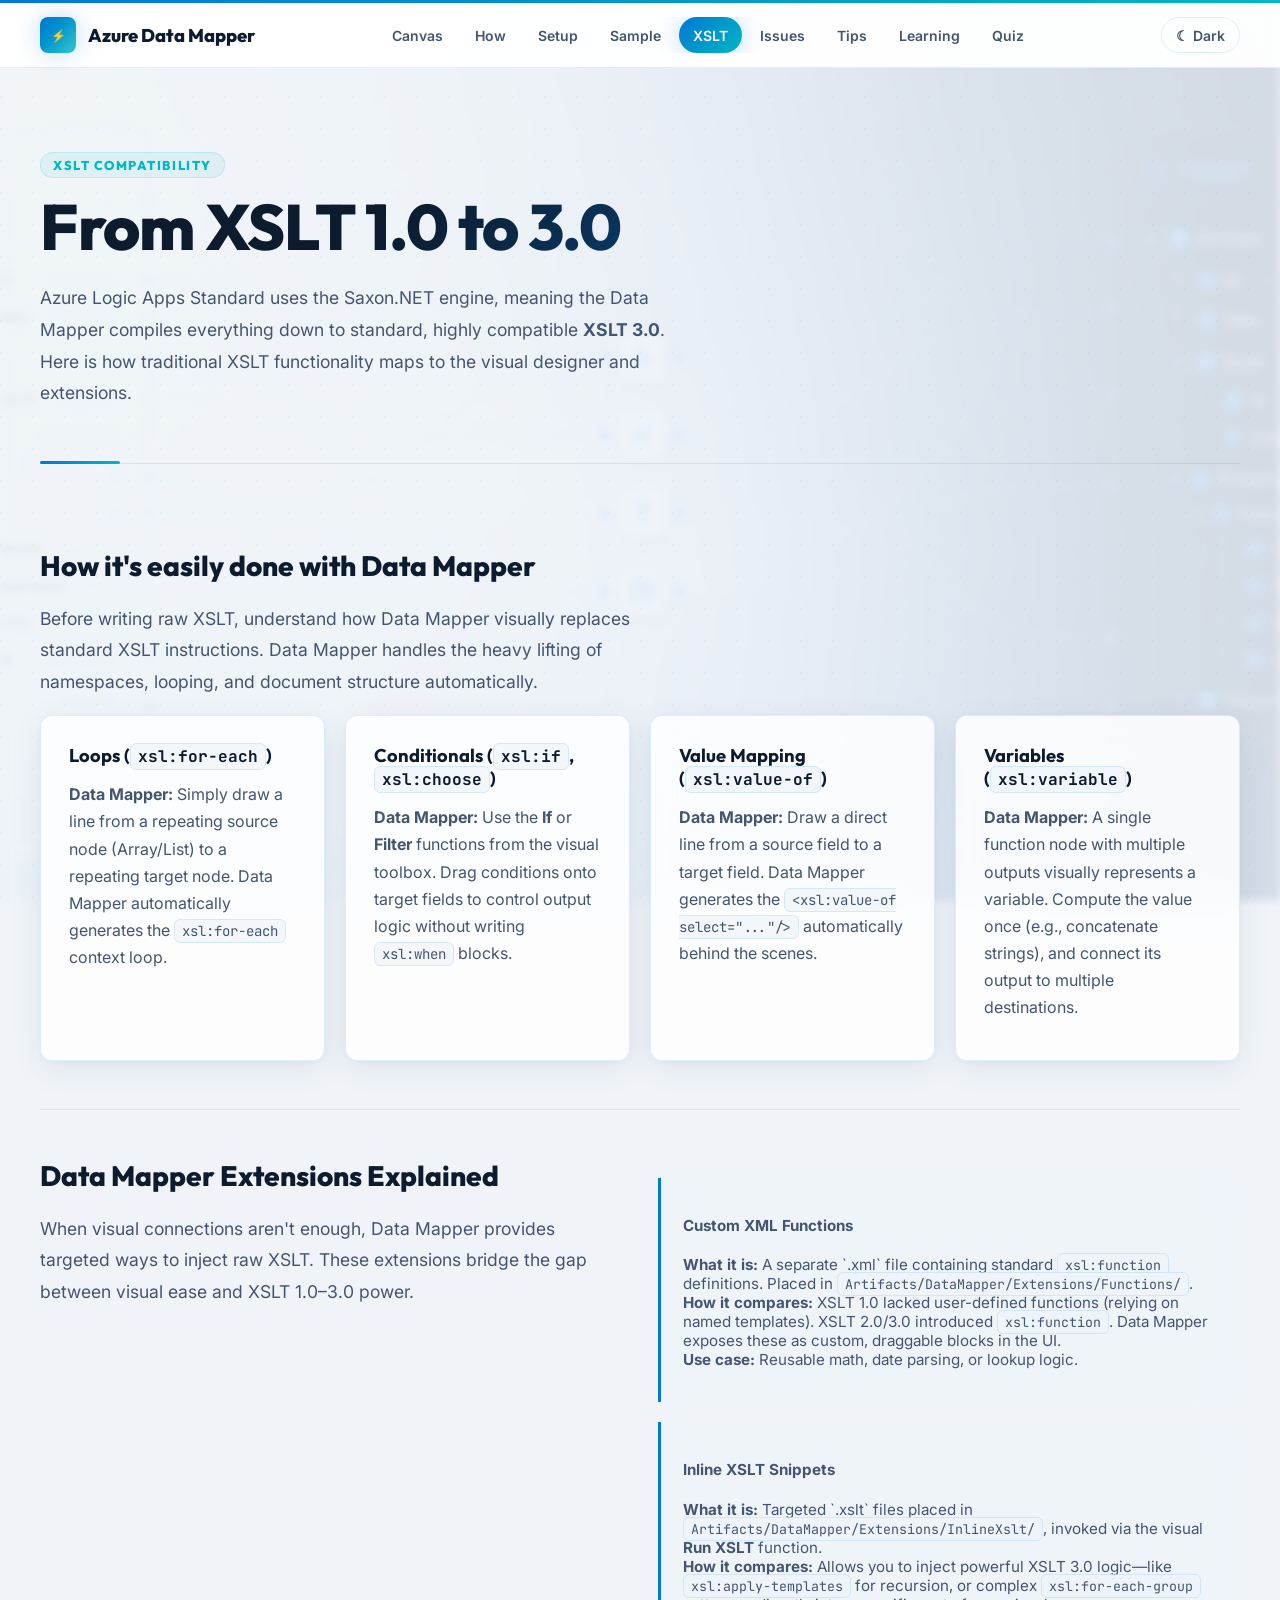
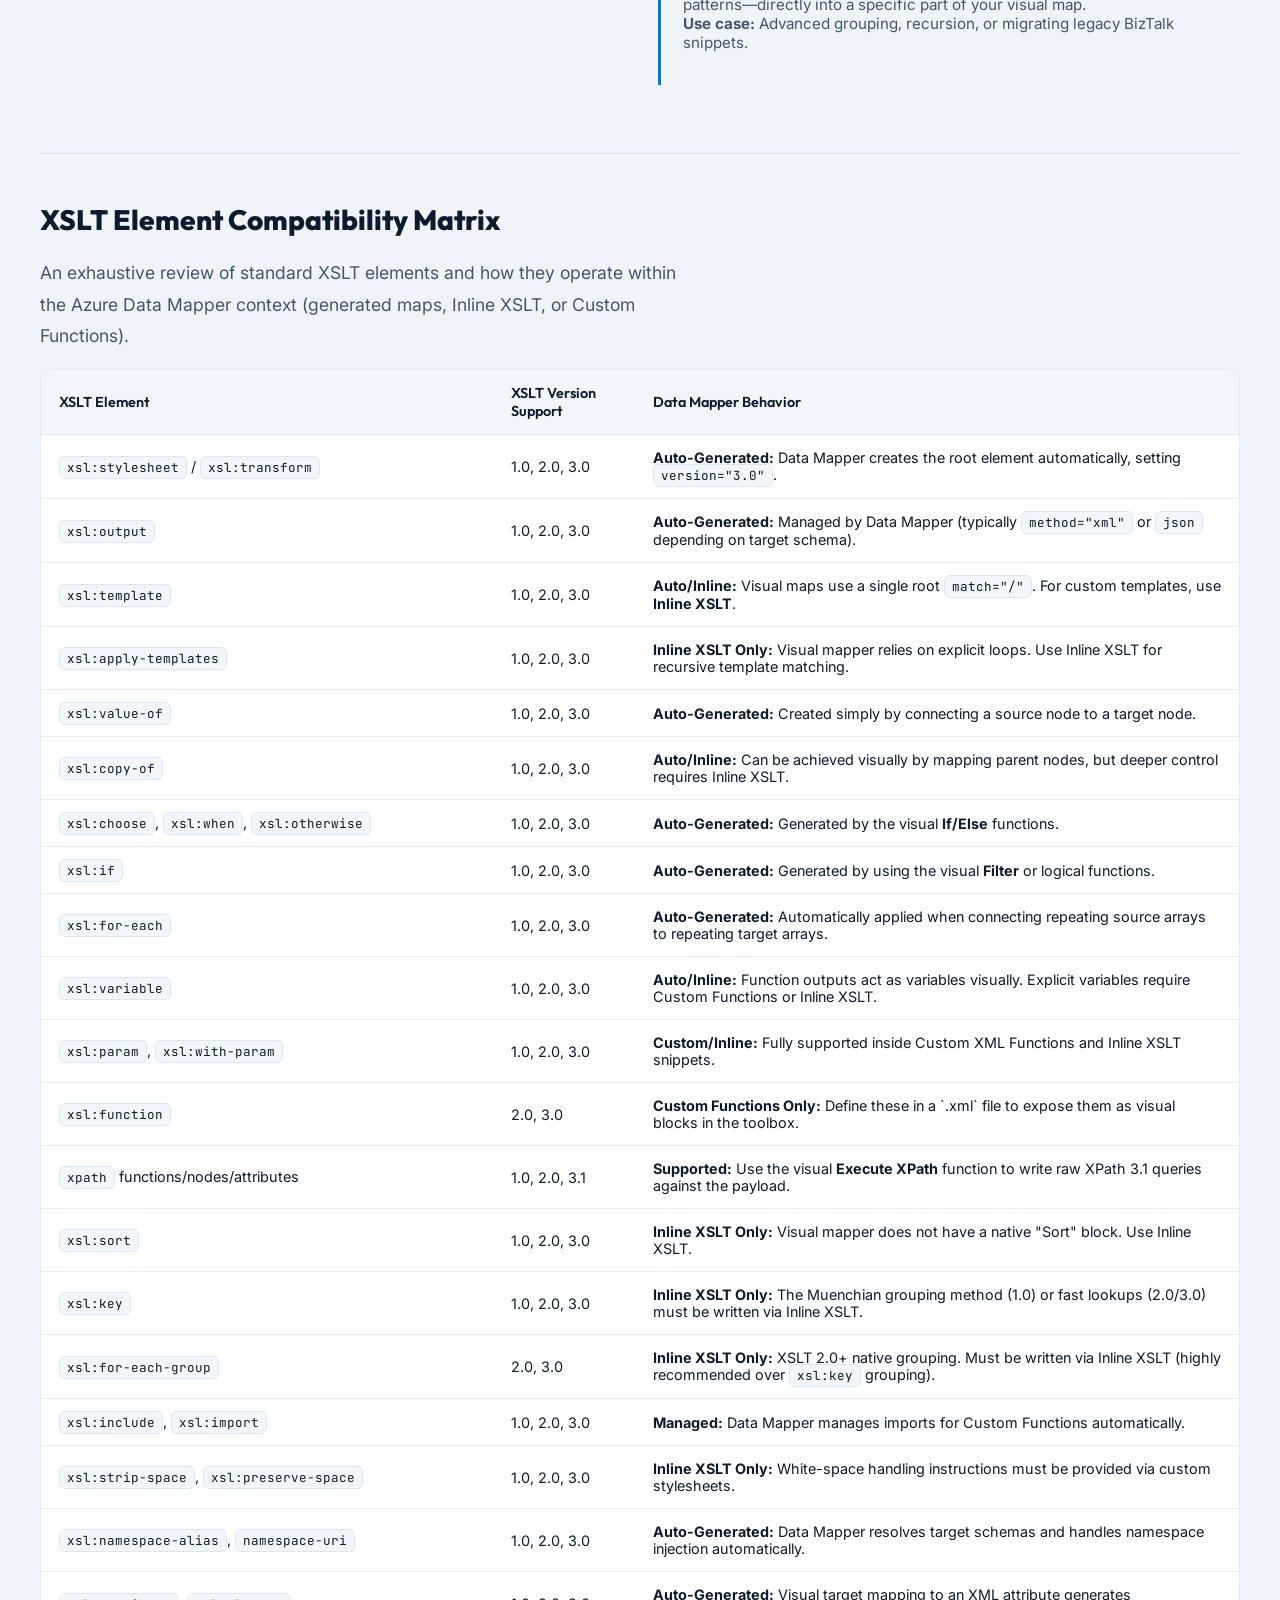
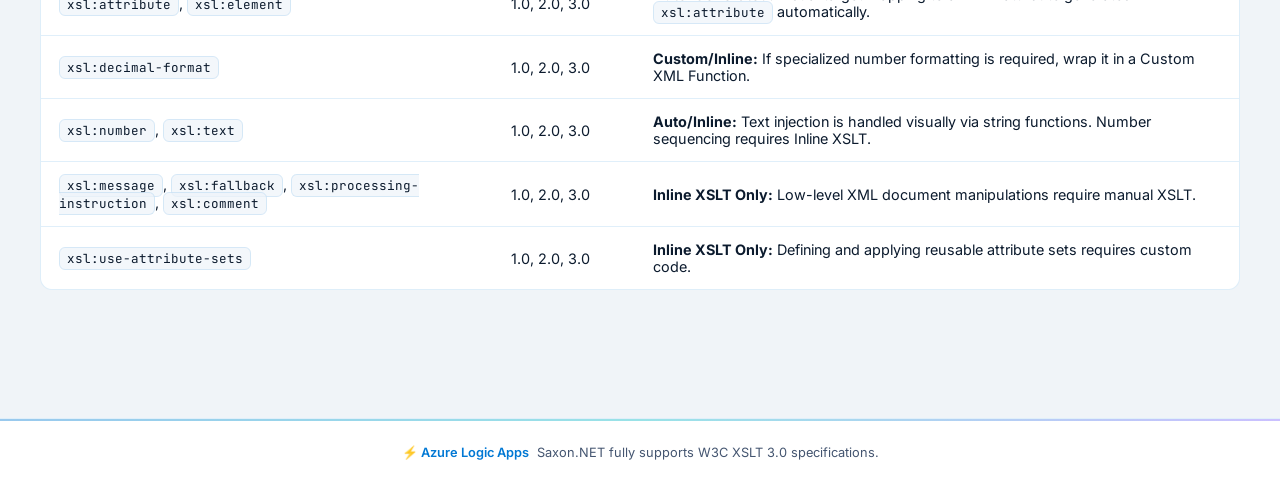
<file: deliverables/azure-data-mapper-presentation/frontend/xslt.html>
<!DOCTYPE html>
<html lang="en">
  <head>
    <meta charset="UTF-8" />
    <meta name="viewport" content="width=device-width, initial-scale=1.0" />
    <meta name="color-scheme" content="light dark" />
    <meta name="description" content="XSLT compatibility, element reference, and extensibility in Azure Data Mapper." />
    <title>XSLT Compatibility</title>
    <script>
      (function () {
        try {
          var theme = localStorage.getItem("azure-data-mapper-theme-v2");
          if (theme === "dark" || theme === "light" || theme === "azure") document.documentElement.dataset.theme = theme;
          else if (matchMedia("(prefers-color-scheme: dark)").matches) document.documentElement.dataset.theme = "dark";
        } catch (_error) {}
      })();
    </script>
    <link rel="stylesheet" href="./styles.css" />
  </head>
  <body>
    <header class="site-header">
      <div class="topbar">
        <a class="brand" href="./index.html"><span class="brand-mark">⚡</span><span>Azure Data Mapper</span></a>
        <button class="hamburger" type="button" aria-label="Toggle navigation"><span></span><span></span><span></span></button>
        <nav class="nav" aria-label="Primary">
          <a href="./index.html">Canvas</a>
          <a href="./how.html">How</a>
          <a href="./setup.html">Setup</a>
          <a href="./sample.html">Sample</a>
          <a href="./xslt.html" aria-current="page">XSLT</a>
          <a href="./issues.html">Issues</a>
          <a href="./tips.html">Tips</a>
          <a href="./learning.html">Learning</a>
          <a href="./quiz.html">Quiz</a>
        </nav>
        <button class="theme-toggle" type="button" data-theme-toggle>☾ Dark</button>
      </div>
      <div class="nav-overlay"></div>
    </header>

    <main class="page">
      <section class="page-title">
        <span class="kicker">XSLT Compatibility</span>
        <h1>From XSLT 1.0 to 3.0</h1>
        <p>Azure Logic Apps Standard uses the Saxon.NET engine, meaning the Data Mapper compiles everything down to standard, highly compatible <strong>XSLT 3.0</strong>. Here is how traditional XSLT functionality maps to the visual designer and extensions.</p>
      </section>

      <!-- ═══════════════════════════════════════════════════════
           HOW IT'S EASILY DONE IN DATA MAPPER
           ═══════════════════════════════════════════════════════ -->

      <section class="band">
        <h2>How it's easily done with Data Mapper</h2>
        <p class="lead">Before writing raw XSLT, understand how Data Mapper visually replaces standard XSLT instructions. Data Mapper handles the heavy lifting of namespaces, looping, and document structure automatically.</p>

        <div class="grid">
          <article class="card">
            <h3>Loops (<code>xsl:for-each</code>)</h3>
            <p><strong>Data Mapper:</strong> Simply draw a line from a repeating source node (Array/List) to a repeating target node. Data Mapper automatically generates the <code>xsl:for-each</code> context loop.</p>
          </article>
          <article class="card">
            <h3>Conditionals (<code>xsl:if</code>, <code>xsl:choose</code>)</h3>
            <p><strong>Data Mapper:</strong> Use the <strong>If</strong> or <strong>Filter</strong> functions from the visual toolbox. Drag conditions onto target fields to control output logic without writing <code>xsl:when</code> blocks.</p>
          </article>
          <article class="card">
            <h3>Value Mapping (<code>xsl:value-of</code>)</h3>
            <p><strong>Data Mapper:</strong> Draw a direct line from a source field to a target field. Data Mapper generates the <code>&lt;xsl:value-of select="..."/&gt;</code> automatically behind the scenes.</p>
          </article>
          <article class="card">
            <h3>Variables (<code>xsl:variable</code>)</h3>
            <p><strong>Data Mapper:</strong> A single function node with multiple outputs visually represents a variable. Compute the value once (e.g., concatenate strings), and connect its output to multiple destinations.</p>
          </article>
        </div>
      </section>

      <!-- ═══════════════════════════════════════════════════════
           EXTENSIBILITY EXPLAINED
           ═══════════════════════════════════════════════════════ -->

      <section class="band split">
        <div>
          <h2>Data Mapper Extensions Explained</h2>
          <p class="lead">When visual connections aren't enough, Data Mapper provides targeted ways to inject raw XSLT. These extensions bridge the gap between visual ease and XSLT 1.0–3.0 power.</p>
        </div>

        <div>
          <div class="callout">
            <h4>Custom XML Functions</h4>
            <p><strong>What it is:</strong> A separate `.xml` file containing standard <code>xsl:function</code> definitions. Placed in <code>Artifacts/DataMapper/Extensions/Functions/</code>.<br>
            <strong>How it compares:</strong> XSLT 1.0 lacked user-defined functions (relying on named templates). XSLT 2.0/3.0 introduced <code>xsl:function</code>. Data Mapper exposes these as custom, draggable blocks in the UI.<br>
            <strong>Use case:</strong> Reusable math, date parsing, or lookup logic.</p>
          </div>
          
          <div class="callout">
            <h4>Inline XSLT Snippets</h4>
            <p><strong>What it is:</strong> Targeted `.xslt` files placed in <code>Artifacts/DataMapper/Extensions/InlineXslt/</code>, invoked via the visual <strong>Run XSLT</strong> function.<br>
            <strong>How it compares:</strong> Allows you to inject powerful XSLT 3.0 logic—like <code>xsl:apply-templates</code> for recursion, or complex <code>xsl:for-each-group</code> patterns—directly into a specific part of your visual map.<br>
            <strong>Use case:</strong> Advanced grouping, recursion, or migrating legacy BizTalk snippets.</p>
          </div>
        </div>
      </section>

      <!-- ═══════════════════════════════════════════════════════
           ELEMENT COMPATIBILITY MATRIX
           ═══════════════════════════════════════════════════════ -->

      <section class="band">
        <h2>XSLT Element Compatibility Matrix</h2>
        <p class="lead">An exhaustive review of standard XSLT elements and how they operate within the Azure Data Mapper context (generated maps, Inline XSLT, or Custom Functions).</p>

        <div style="overflow-x: auto; border: 1px solid var(--line); border-radius: var(--radius); background: var(--surface);">
          <table class="table" style="border: none; margin: 0; min-width: 800px;">
            <thead>
              <tr>
                <th>XSLT Element</th>
                <th>XSLT Version Support</th>
                <th>Data Mapper Behavior</th>
              </tr>
            </thead>
            <tbody>
              <tr>
                <td><code>xsl:stylesheet</code> / <code>xsl:transform</code></td>
                <td>1.0, 2.0, 3.0</td>
                <td><strong>Auto-Generated:</strong> Data Mapper creates the root element automatically, setting <code>version="3.0"</code>.</td>
              </tr>
              <tr>
                <td><code>xsl:output</code></td>
                <td>1.0, 2.0, 3.0</td>
                <td><strong>Auto-Generated:</strong> Managed by Data Mapper (typically <code>method="xml"</code> or <code>json</code> depending on target schema).</td>
              </tr>
              <tr>
                <td><code>xsl:template</code></td>
                <td>1.0, 2.0, 3.0</td>
                <td><strong>Auto/Inline:</strong> Visual maps use a single root <code>match="/"</code>. For custom templates, use <strong>Inline XSLT</strong>.</td>
              </tr>
              <tr>
                <td><code>xsl:apply-templates</code></td>
                <td>1.0, 2.0, 3.0</td>
                <td><strong>Inline XSLT Only:</strong> Visual mapper relies on explicit loops. Use Inline XSLT for recursive template matching.</td>
              </tr>
              <tr>
                <td><code>xsl:value-of</code></td>
                <td>1.0, 2.0, 3.0</td>
                <td><strong>Auto-Generated:</strong> Created simply by connecting a source node to a target node.</td>
              </tr>
              <tr>
                <td><code>xsl:copy-of</code></td>
                <td>1.0, 2.0, 3.0</td>
                <td><strong>Auto/Inline:</strong> Can be achieved visually by mapping parent nodes, but deeper control requires Inline XSLT.</td>
              </tr>
              <tr>
                <td><code>xsl:choose</code>, <code>xsl:when</code>, <code>xsl:otherwise</code></td>
                <td>1.0, 2.0, 3.0</td>
                <td><strong>Auto-Generated:</strong> Generated by the visual <strong>If/Else</strong> functions.</td>
              </tr>
              <tr>
                <td><code>xsl:if</code></td>
                <td>1.0, 2.0, 3.0</td>
                <td><strong>Auto-Generated:</strong> Generated by using the visual <strong>Filter</strong> or logical functions.</td>
              </tr>
              <tr>
                <td><code>xsl:for-each</code></td>
                <td>1.0, 2.0, 3.0</td>
                <td><strong>Auto-Generated:</strong> Automatically applied when connecting repeating source arrays to repeating target arrays.</td>
              </tr>
              <tr>
                <td><code>xsl:variable</code></td>
                <td>1.0, 2.0, 3.0</td>
                <td><strong>Auto/Inline:</strong> Function outputs act as variables visually. Explicit variables require Custom Functions or Inline XSLT.</td>
              </tr>
              <tr>
                <td><code>xsl:param</code>, <code>xsl:with-param</code></td>
                <td>1.0, 2.0, 3.0</td>
                <td><strong>Custom/Inline:</strong> Fully supported inside Custom XML Functions and Inline XSLT snippets.</td>
              </tr>
              <tr>
                <td><code>xsl:function</code></td>
                <td>2.0, 3.0</td>
                <td><strong>Custom Functions Only:</strong> Define these in a `.xml` file to expose them as visual blocks in the toolbox.</td>
              </tr>
              <tr>
                <td><code>xpath</code> functions/nodes/attributes</td>
                <td>1.0, 2.0, 3.1</td>
                <td><strong>Supported:</strong> Use the visual <strong>Execute XPath</strong> function to write raw XPath 3.1 queries against the payload.</td>
              </tr>
              <tr>
                <td><code>xsl:sort</code></td>
                <td>1.0, 2.0, 3.0</td>
                <td><strong>Inline XSLT Only:</strong> Visual mapper does not have a native "Sort" block. Use Inline XSLT.</td>
              </tr>
              <tr>
                <td><code>xsl:key</code></td>
                <td>1.0, 2.0, 3.0</td>
                <td><strong>Inline XSLT Only:</strong> The Muenchian grouping method (1.0) or fast lookups (2.0/3.0) must be written via Inline XSLT.</td>
              </tr>
              <tr>
                <td><code>xsl:for-each-group</code></td>
                <td>2.0, 3.0</td>
                <td><strong>Inline XSLT Only:</strong> XSLT 2.0+ native grouping. Must be written via Inline XSLT (highly recommended over <code>xsl:key</code> grouping).</td>
              </tr>
              <tr>
                <td><code>xsl:include</code>, <code>xsl:import</code></td>
                <td>1.0, 2.0, 3.0</td>
                <td><strong>Managed:</strong> Data Mapper manages imports for Custom Functions automatically.</td>
              </tr>
              <tr>
                <td><code>xsl:strip-space</code>, <code>xsl:preserve-space</code></td>
                <td>1.0, 2.0, 3.0</td>
                <td><strong>Inline XSLT Only:</strong> White-space handling instructions must be provided via custom stylesheets.</td>
              </tr>
              <tr>
                <td><code>xsl:namespace-alias</code>, <code>namespace-uri</code></td>
                <td>1.0, 2.0, 3.0</td>
                <td><strong>Auto-Generated:</strong> Data Mapper resolves target schemas and handles namespace injection automatically.</td>
              </tr>
              <tr>
                <td><code>xsl:attribute</code>, <code>xsl:element</code></td>
                <td>1.0, 2.0, 3.0</td>
                <td><strong>Auto-Generated:</strong> Visual target mapping to an XML attribute generates <code>xsl:attribute</code> automatically.</td>
              </tr>
              <tr>
                <td><code>xsl:decimal-format</code></td>
                <td>1.0, 2.0, 3.0</td>
                <td><strong>Custom/Inline:</strong> If specialized number formatting is required, wrap it in a Custom XML Function.</td>
              </tr>
              <tr>
                <td><code>xsl:number</code>, <code>xsl:text</code></td>
                <td>1.0, 2.0, 3.0</td>
                <td><strong>Auto/Inline:</strong> Text injection is handled visually via string functions. Number sequencing requires Inline XSLT.</td>
              </tr>
              <tr>
                <td><code>xsl:message</code>, <code>xsl:fallback</code>, <code>xsl:processing-instruction</code>, <code>xsl:comment</code></td>
                <td>1.0, 2.0, 3.0</td>
                <td><strong>Inline XSLT Only:</strong> Low-level XML document manipulations require manual XSLT.</td>
              </tr>
              <tr>
                <td><code>xsl:use-attribute-sets</code></td>
                <td>1.0, 2.0, 3.0</td>
                <td><strong>Inline XSLT Only:</strong> Defining and applying reusable attribute sets requires custom code.</td>
              </tr>
            </tbody>
          </table>
        </div>
      </section>

    </main>

    <footer class="site-footer"><div class="inner"><span class="footer-logo">⚡ Azure Logic Apps</span> Saxon.NET fully supports W3C XSLT 3.0 specifications.</div></footer>
    <script src="./app.js"></script>
  </body>
</html>
</file>
<file: deliverables/azure-data-mapper-presentation/frontend/styles.css>
@import url('https://fonts.googleapis.com/css2?family=Outfit:wght@300;400;600;800&family=Inter:wght@400;500;600&family=JetBrains+Mono:wght@400;500&display=swap');

/* ═══════════════════════════════════════════════════════════
   AZURE LOGIC APPS — DESIGN SYSTEM
   ═══════════════════════════════════════════════════════════ */

:root {
  color-scheme: light;
  /* Azure brand palette */
  --azure-blue: #0078D4;
  --azure-dark: #003D6B;
  --azure-teal: #00B7C3;
  --azure-light-blue: #50E6FF;
  --azure-navy: #0C1B2E;
  --azure-purple: #7B61FF;
  --azure-green: #0E7A0D;
  --azure-orange: #F7630C;
  --azure-yellow: #FFB900;

  /* Semantic tokens */
  --bg: #F0F4F8;
  --bg-canvas: #E8EEF4;
  --surface: rgba(255, 255, 255, 0.82);
  --surface-solid: #ffffff;
  --surface-2: rgba(238, 244, 250, 0.7);
  --surface-elevated: rgba(255, 255, 255, 0.95);
  --ink: #0C1B2E;
  --muted: #445570;
  --line: rgba(0, 120, 212, 0.12);
  --accent: #0078D4;
  --accent-2: #00B7C3;
  --accent-3: #FFB900;
  --danger: #D13438;
  --ok: #0E7A0D;
  --shadow: 0 8px 32px rgba(0, 60, 107, 0.08), 0 2px 8px rgba(0, 0, 0, 0.04);
  --shadow-lg: 0 20px 60px rgba(0, 60, 107, 0.12), 0 4px 16px rgba(0, 0, 0, 0.06);
  --glow: 0 0 24px rgba(0, 120, 212, 0.25);
  --glow-teal: 0 0 24px rgba(0, 183, 195, 0.25);
  --max: 1200px;
  --glass-blur: blur(20px);
  --font-heading: 'Outfit', sans-serif;
  --font-body: 'Inter', sans-serif;
  --font-mono: 'JetBrains Mono', 'SFMono-Regular', Consolas, monospace;
  --radius: 12px;
  --radius-lg: 20px;
  --transition: 0.3s cubic-bezier(0.34, 1.56, 0.64, 1);
}

html[data-theme="dark"] {
  color-scheme: dark;
  --bg: #0A0F1A;
  --bg-canvas: #0D1320;
  --surface: rgba(14, 22, 40, 0.7);
  --surface-solid: #111B2E;
  --surface-2: rgba(20, 32, 56, 0.7);
  --surface-elevated: rgba(18, 28, 48, 0.95);
  --ink: #E8EEF4;
  --muted: #8FA3BF;
  --line: rgba(0, 120, 212, 0.18);
  --accent: #4BA3F5;
  --accent-2: #2DD4BF;
  --accent-3: #FBBF24;
  --danger: #F87171;
  --ok: #34D399;
  --shadow: 0 8px 32px rgba(0, 0, 0, 0.35), 0 2px 8px rgba(0, 0, 0, 0.2);
  --shadow-lg: 0 20px 60px rgba(0, 0, 0, 0.5), 0 4px 16px rgba(0, 0, 0, 0.3);
  --glow: 0 0 30px rgba(75, 163, 245, 0.3);
  --glow-teal: 0 0 30px rgba(45, 212, 191, 0.3);
}

html[data-theme="azure"] {
  color-scheme: dark;
  --bg: #002B49;
  --bg-canvas: #00223A;
  --surface: rgba(0, 51, 89, 0.85);
  --surface-solid: #003359;
  --surface-2: rgba(0, 64, 112, 0.85);
  --surface-elevated: rgba(0, 75, 130, 0.95);
  --ink: #FFFFFF;
  --muted: #A0C2E0;
  --line: rgba(0, 183, 195, 0.3);
  --accent: #50E6FF;
  --accent-2: #00B7C3;
  --accent-3: #F7630C;
  --danger: #D13438;
  --ok: #0E7A0D;
  --shadow: 0 8px 32px rgba(0, 0, 0, 0.4), 0 2px 8px rgba(0, 0, 0, 0.2);
  --shadow-lg: 0 20px 60px rgba(0, 0, 0, 0.6), 0 4px 16px rgba(0, 0, 0, 0.3);
  --glow: 0 0 30px rgba(80, 230, 255, 0.4);
  --glow-teal: 0 0 30px rgba(0, 183, 195, 0.4);
}



/* ═══════════════════════════════════════════════════════════
   BASE
   ═══════════════════════════════════════════════════════════ */

* { box-sizing: border-box; }
html { scroll-behavior: smooth; }

body {
  margin: 0;
  min-height: 100vh;
  color: var(--ink);
  font-family: var(--font-body);
  background: var(--bg);
  position: relative;
  overflow-x: hidden;
}

/* Azure-branded animated background */
body::before {
  content: "";
  position: fixed;
  inset: 0;
  pointer-events: none;
  z-index: -2;
  background-image: url('./azure-bg.png');
  background-size: cover;
  background-position: center;
  background-repeat: no-repeat;
  opacity: 0.12;
  filter: blur(4px) saturate(120%);
}

body::after {
  content: "";
  position: fixed;
  inset: 0;
  pointer-events: none;
  z-index: -1;
  opacity: 0.35;
  background-image:
    radial-gradient(circle 1px at 1px 1px, var(--line) 1px, transparent 0);
  background-size: 32px 32px;
}

@keyframes azure-bg-drift {
  0% { transform: scale(1) translateX(0); opacity: 0.8; }
  100% { transform: scale(1.05) translateX(-10px); opacity: 1; }
}

a { color: var(--accent); transition: color 0.3s ease; text-decoration-thickness: 1px; text-underline-offset: 2px; }
a:hover { color: var(--accent-2); }
img { display: block; max-width: 100%; border-radius: var(--radius); }
code, pre { font-family: var(--font-mono); }

pre {
  overflow: auto; margin: 0; padding: 20px;
  border: 1px solid var(--line); border-radius: var(--radius);
  background: var(--surface-2); line-height: 1.6;
  backdrop-filter: var(--glass-blur);
  font-size: 0.875rem;
  position: relative;
}

/* Inline code */
:not(pre) > code {
  padding: 2px 7px;
  border-radius: 6px;
  background: var(--surface-2);
  font-size: 0.875em;
  border: 1px solid var(--line);
}

/* ═══════════════════════════════════════════════════════════
   AZURE HEADER
   ═══════════════════════════════════════════════════════════ */

.site-header {
  position: sticky; top: 0; z-index: 50;
  background: var(--surface-elevated);
  backdrop-filter: var(--glass-blur);
  border-bottom: 1px solid var(--line);
  transition: all 0.3s ease;
}

/* Azure gradient accent stripe */
.site-header::before {
  content: "";
  display: block;
  height: 3px;
  background: linear-gradient(90deg, #0078D4, #00B7C3, #7B61FF, #0078D4);
  background-size: 300% 100%;
  animation: azure-stripe 8s linear infinite;
}

@keyframes azure-stripe {
  0% { background-position: 0% 50%; }
  100% { background-position: 300% 50%; }
}

.topbar {
  width: min(var(--max), calc(100% - 48px));
  margin: 0 auto; display: flex; align-items: center;
  justify-content: space-between; gap: 20px; min-height: 64px;
}

.brand {
  display: inline-flex; align-items: center; gap: 12px;
  color: var(--ink); text-decoration: none;
  font-family: var(--font-heading); font-weight: 800; font-size: 1.15rem;
  transition: transform var(--transition);
}

.brand:hover { transform: scale(1.02); color: var(--ink); }

.brand-mark {
  display: grid; place-items: center; width: 36px; height: 36px;
  border-radius: 8px; color: white;
  background: linear-gradient(135deg, #0078D4, #00B7C3);
  font-size: 0.75rem; font-weight: 800;
  box-shadow: var(--glow);
  position: relative;
  overflow: hidden;
}

.brand-mark::after {
  content: "";
  position: absolute; inset: 0;
  background: linear-gradient(135deg, transparent 40%, rgba(255,255,255,0.2));
}

/* Azure Logic Apps SVG brand icon */
.brand-icon {
  width: 36px; height: 36px;
}

.nav { display: flex; align-items: center; gap: 4px; overflow-x: auto; }
.nav::-webkit-scrollbar { display: none; }

.nav a, .theme-toggle {
  min-height: 36px; padding: 0 14px; border-radius: 18px;
  color: var(--muted); text-decoration: none; font: inherit; font-weight: 600;
  white-space: nowrap; transition: all 0.25s ease; display: inline-flex; align-items: center;
  font-size: 0.875rem;
}

.nav a[aria-current="page"] {
  color: white;
  background: linear-gradient(135deg, var(--accent), var(--accent-2));
  box-shadow: var(--glow);
}

.nav a:hover:not([aria-current="page"]) {
  color: var(--ink); background: var(--surface-2);
  transform: translateY(-1px);
}

.theme-toggle {
  border: 1px solid var(--line); background: transparent; cursor: pointer;
  font-size: 0.875rem; border-radius: 18px; padding: 0 14px; min-height: 36px;
}
.theme-toggle:hover { color: var(--ink); background: var(--surface-2); }

/* ═══════════════════════════════════════════════════════════
   HAMBURGER MENU (Mobile)
   ═══════════════════════════════════════════════════════════ */

.hamburger {
  display: none;
  flex-direction: column;
  gap: 5px;
  width: 28px;
  background: none;
  border: none;
  cursor: pointer;
  padding: 4px;
  z-index: 60;
}

.hamburger span {
  display: block;
  height: 2px;
  width: 100%;
  background: var(--ink);
  border-radius: 2px;
  transition: all 0.3s ease;
  transform-origin: center;
}

.hamburger.active span:nth-child(1) { transform: rotate(45deg) translate(5px, 5px); }
.hamburger.active span:nth-child(2) { opacity: 0; }
.hamburger.active span:nth-child(3) { transform: rotate(-45deg) translate(5px, -5px); }

/* ═══════════════════════════════════════════════════════════
   PAGE LAYOUT
   ═══════════════════════════════════════════════════════════ */

.page {
  width: min(var(--max), calc(100% - 48px));
  margin: 0 auto; padding: 48px 0 80px;
}

.hero {
  display: grid; grid-template-columns: 1fr 1fr; gap: 40px;
  align-items: center; min-height: calc(100vh - 150px);
}

.hero-copy h1, .page-title h1 {
  margin: 0; font-family: var(--font-heading); font-size: clamp(2.2rem, 5vw, 4rem);
  line-height: 1.1; font-weight: 800; letter-spacing: -0.02em;
  background: linear-gradient(135deg, var(--ink) 30%, var(--accent));
  -webkit-background-clip: text; -webkit-text-fill-color: transparent;
  background-clip: text;
}

.hero-copy p, .page-title p, .lead {
  max-width: 60ch; color: var(--muted); font-size: 1.1rem; line-height: 1.8; margin-top: 20px;
}

.kicker {
  display: inline-flex; margin-bottom: 14px; color: var(--accent-2);
  font-family: var(--font-heading); font-size: 0.8rem; font-weight: 800;
  text-transform: uppercase; letter-spacing: 0.12em;
  padding: 4px 12px;
  border-radius: 20px;
  background: rgba(0, 183, 195, 0.08);
  border: 1px solid rgba(0, 183, 195, 0.15);
}

.hero-actions, .actions { display: flex; flex-wrap: wrap; gap: 14px; margin-top: 28px; }

.button {
  display: inline-flex; align-items: center; justify-content: center;
  min-height: 44px; padding: 0 22px; border: 1px solid var(--line);
  border-radius: 22px; color: var(--ink); background: var(--surface-solid);
  text-decoration: none; font-weight: 600; font-family: var(--font-heading);
  font-size: 0.9rem;
  transition: all var(--transition);
}

.button:hover { transform: translateY(-3px) scale(1.02); box-shadow: var(--shadow); color: var(--ink); }

.button.primary {
  color: white; border-color: transparent;
  background: linear-gradient(135deg, var(--accent), var(--accent-2));
  box-shadow: var(--glow);
}
.button.primary:hover { box-shadow: 0 0 30px rgba(0, 183, 195, 0.4); }

/* ═══════════════════════════════════════════════════════════
   VISUAL PANELS & CONTENT
   ═══════════════════════════════════════════════════════════ */

.visual-panel {
  border: 1px solid var(--line); border-radius: var(--radius-lg);
  background: var(--surface); box-shadow: var(--shadow);
  overflow: hidden; backdrop-filter: var(--glass-blur);
  transform: perspective(1000px) rotateY(-4deg); transition: transform 0.5s ease;
}

.visual-panel:hover { transform: perspective(1000px) rotateY(0deg) scale(1.02); }

.visual-panel img { width: 100%; aspect-ratio: 16/10; object-fit: cover; }
.caption { margin: 0; padding: 14px 18px; color: var(--muted); border-top: 1px solid var(--line); font-size: 0.8rem; }

.page-title {
  padding: 36px 0 36px; border-bottom: 1px solid var(--line); margin-bottom: 36px;
  position: relative;
}

.page-title::after {
  content: "";
  position: absolute;
  bottom: -1px;
  left: 0;
  width: 80px;
  height: 3px;
  background: linear-gradient(90deg, var(--accent), var(--accent-2));
  border-radius: 2px;
}

.band { padding: 48px 0; border-bottom: 1px solid var(--line); }
.band:last-child { border-bottom: 0; }
.band h2 {
  margin: 0 0 20px; font-family: var(--font-heading); font-size: 1.75rem;
  font-weight: 800;
}

.split { display: grid; grid-template-columns: 1fr 1fr; gap: 36px; align-items: start; }
.grid { display: grid; grid-template-columns: repeat(auto-fit, minmax(280px, 1fr)); gap: 20px; }

/* ═══════════════════════════════════════════════════════════
   CARDS & CONTAINERS
   ═══════════════════════════════════════════════════════════ */

.card, .issue, .resource, .step, .quiz-card {
  border: 1px solid var(--line); border-radius: var(--radius);
  background: var(--surface); padding: 28px; box-shadow: var(--shadow);
  backdrop-filter: var(--glass-blur);
  transition: all 0.35s cubic-bezier(0.34, 1.56, 0.64, 1);
  position: relative;
  overflow: hidden;
}

.card::before, .issue::before, .resource::before, .step::before {
  content: "";
  position: absolute;
  top: 0; left: 0; right: 0; height: 3px;
  background: linear-gradient(90deg, var(--accent), var(--accent-2));
  opacity: 0;
  transition: opacity 0.3s ease;
}

.card:hover::before, .issue:hover::before, .resource:hover::before, .step:hover::before {
  opacity: 1;
}

.card:hover, .issue:hover, .resource:hover, .step:hover, .quiz-card:hover {
  transform: translateY(-6px); border-color: var(--accent);
  box-shadow: var(--glow);
}

.card h3, .issue h3, .resource h3, .step h3, .quiz-card h3 {
  margin: 0 0 14px; font-family: var(--font-heading); font-size: 1.15rem;
}

.card p, .issue p, .resource p, .step p, .card li, .issue li, .resource li, .step li {
  color: var(--muted); line-height: 1.7; margin: 0 0 10px;
}

/* ═══════════════════════════════════════════════════════════
   FLOW CHIPS
   ═══════════════════════════════════════════════════════════ */

.flow { display: grid; grid-template-columns: repeat(auto-fit, minmax(120px, 1fr)); gap: 12px; margin-top: 28px; }
.flow span {
  display: flex; align-items: center; justify-content: center; min-height: 72px; padding: 14px;
  border: 1px solid var(--line); border-radius: var(--radius); background: var(--surface-2);
  text-align: center; font-weight: 600; transition: all 0.3s ease;
  backdrop-filter: var(--glass-blur); font-size: 0.9rem;
  position: relative;
}
.flow span::after {
  content: "→";
  position: absolute;
  right: -10px;
  color: var(--accent);
  font-weight: 800;
  z-index: 1;
}
.flow span:last-child::after { display: none; }
.flow span:hover { transform: translateY(-3px); border-color: var(--accent-2); background: var(--surface); }

/* ═══════════════════════════════════════════════════════════
   CALLOUT
   ═══════════════════════════════════════════════════════════ */

.callout {
  border-left: 3px solid var(--accent); border-radius: 0 var(--radius) var(--radius) 0;
  padding: 18px 22px; background: var(--surface-2); color: var(--muted);
  backdrop-filter: var(--glass-blur); margin: 20px 0;
  font-size: 0.95rem;
}

.callout.warning {
  border-left-color: var(--accent-3);
  background: rgba(255, 185, 0, 0.06);
}

.callout.danger {
  border-left-color: var(--danger);
  background: rgba(209, 52, 56, 0.06);
}

.callout.success {
  border-left-color: var(--ok);
  background: rgba(14, 122, 13, 0.06);
}

/* ═══════════════════════════════════════════════════════════
   TABLES
   ═══════════════════════════════════════════════════════════ */

.table {
  width: 100%; border-collapse: separate; border-spacing: 0;
  border: 1px solid var(--line); border-radius: var(--radius); background: var(--surface);
  overflow: hidden;
}
.table th, .table td { padding: 14px 18px; border-bottom: 1px solid var(--line); text-align: left; font-size: 0.9rem; }
.table th { background: var(--surface-2); font-family: var(--font-heading); font-weight: 600; color: var(--ink); }
.table tr:last-child td { border-bottom: 0; }
.table tr { transition: background 0.3s ease; }
.table tr:hover td { background: var(--surface-2); }

/* ═══════════════════════════════════════════════════════════
   BADGES
   ═══════════════════════════════════════════════════════════ */

.badge-row { display: flex; flex-wrap: wrap; gap: 6px; margin-bottom: 14px; }
.badge {
  display: inline-flex; align-items: center; padding: 3px 10px; border-radius: 10px;
  color: white; font-size: 0.75rem; font-weight: 600;
  letter-spacing: 0.02em;
}
.badge.high { background: var(--danger); }
.badge.medium { background: var(--accent-3); color: #0C1B2E; }
.badge.ok { background: var(--ok); }

/* ═══════════════════════════════════════════════════════════
   QUIZ
   ═══════════════════════════════════════════════════════════ */

.answer-list { display: grid; gap: 10px; margin-top: 20px; }
.answer-button {
  width: 100%; min-height: 52px; padding: 14px 20px; border: 1px solid var(--line);
  border-radius: var(--radius); background: var(--surface-2); color: var(--ink);
  font: inherit; font-weight: 600; text-align: left; cursor: pointer;
  transition: all 0.3s ease; backdrop-filter: var(--glass-blur);
  font-size: 0.9rem;
}
.answer-button:hover:not(:disabled) { transform: translateX(6px); border-color: var(--accent); background: var(--surface); }
.answer-button.correct { border-color: var(--ok); background: rgba(14, 122, 13, 0.08); color: var(--ok); }
.answer-button.wrong { border-color: var(--danger); background: rgba(209, 52, 56, 0.08); color: var(--danger); }
.quiz-result { margin-top: 14px; font-weight: 600; color: var(--ink); }

/* ═══════════════════════════════════════════════════════════
   COPY-TO-CLIPBOARD BUTTON
   ═══════════════════════════════════════════════════════════ */

.code-wrapper {
  position: relative;
}

.copy-btn {
  position: absolute;
  top: 8px;
  right: 8px;
  display: flex;
  align-items: center;
  gap: 4px;
  padding: 5px 10px;
  border: 1px solid var(--line);
  border-radius: 8px;
  background: var(--surface-solid);
  color: var(--muted);
  font-family: var(--font-body);
  font-size: 0.7rem;
  font-weight: 600;
  cursor: pointer;
  opacity: 0;
  transition: all 0.2s ease;
  z-index: 2;
}

.code-wrapper:hover .copy-btn { opacity: 1; }

.copy-btn:hover {
  background: var(--accent);
  color: white;
  border-color: var(--accent);
}

.copy-btn.copied {
  background: var(--ok);
  color: white;
  border-color: var(--ok);
  opacity: 1;
}

.copy-btn svg {
  width: 14px;
  height: 14px;
  fill: currentColor;
}

/* ═══════════════════════════════════════════════════════════
   FUNCTION CARDS (Tips & Tricks page)
   ═══════════════════════════════════════════════════════════ */

.function-card {
  border: 1px solid var(--line);
  border-radius: var(--radius);
  background: var(--surface);
  padding: 0;
  box-shadow: var(--shadow);
  backdrop-filter: var(--glass-blur);
  overflow: hidden;
  transition: all 0.35s cubic-bezier(0.34, 1.56, 0.64, 1);
}

.function-card:hover {
  transform: translateY(-4px);
  box-shadow: var(--glow);
  border-color: var(--accent);
}

.function-card-header {
  display: flex;
  align-items: center;
  gap: 12px;
  padding: 18px 22px;
  background: var(--surface-2);
  border-bottom: 1px solid var(--line);
}

.function-card-icon {
  display: flex;
  align-items: center;
  justify-content: center;
  width: 40px;
  height: 40px;
  border-radius: 10px;
  font-size: 1.1rem;
  flex-shrink: 0;
}

.function-card-icon.xslt { background: rgba(0, 120, 212, 0.12); color: var(--accent); }
.function-card-icon.xpath { background: rgba(0, 183, 195, 0.12); color: var(--accent-2); }
.function-card-icon.xml { background: rgba(123, 97, 255, 0.12); color: var(--azure-purple); }
.function-card-icon.template { background: rgba(255, 185, 0, 0.12); color: var(--accent-3); }

.function-card-header h3 {
  margin: 0;
  font-family: var(--font-heading);
  font-size: 1.1rem;
}

.function-card-header p {
  margin: 2px 0 0;
  font-size: 0.8rem;
  color: var(--muted);
}

.function-card-body {
  padding: 22px;
}

.function-card-body p {
  color: var(--muted);
  line-height: 1.7;
  margin: 0 0 14px;
}

.function-card-body pre {
  margin-top: 14px;
  font-size: 0.8rem;
}

.function-card-body .when-to-use {
  display: flex;
  align-items: flex-start;
  gap: 8px;
  padding: 10px 14px;
  border-radius: 8px;
  background: rgba(0, 183, 195, 0.06);
  border: 1px solid rgba(0, 183, 195, 0.12);
  margin-top: 14px;
  font-size: 0.85rem;
  color: var(--muted);
}

.when-to-use strong {
  color: var(--accent-2);
  white-space: nowrap;
}

/* ═══════════════════════════════════════════════════════════
   TROUBLESHOOTING TABLE
   ═══════════════════════════════════════════════════════════ */

.troubleshoot-grid {
  display: grid;
  grid-template-columns: repeat(auto-fit, minmax(300px, 1fr));
  gap: 16px;
}

.troubleshoot-item {
  border: 1px solid var(--line);
  border-radius: var(--radius);
  background: var(--surface);
  padding: 22px;
  display: flex;
  gap: 14px;
  transition: all 0.3s ease;
}

.troubleshoot-item:hover {
  border-color: var(--accent);
  box-shadow: var(--glow);
  transform: translateY(-2px);
}

.troubleshoot-icon {
  display: flex;
  align-items: center;
  justify-content: center;
  width: 36px;
  height: 36px;
  border-radius: 8px;
  background: rgba(209, 52, 56, 0.08);
  color: var(--danger);
  font-size: 1rem;
  flex-shrink: 0;
}

.troubleshoot-icon.fix {
  background: rgba(14, 122, 13, 0.08);
  color: var(--ok);
}

.troubleshoot-content h4 {
  margin: 0 0 6px;
  font-family: var(--font-heading);
  font-size: 0.95rem;
}

.troubleshoot-content p {
  margin: 0;
  color: var(--muted);
  font-size: 0.85rem;
  line-height: 1.6;
}

/* ═══════════════════════════════════════════════════════════
   CI/CD PIPELINE VISUAL
   ═══════════════════════════════════════════════════════════ */

.pipeline {
  display: flex;
  align-items: center;
  gap: 0;
  overflow-x: auto;
  padding: 20px 0;
  margin: 20px 0;
}

.pipeline-stage {
  display: flex;
  flex-direction: column;
  align-items: center;
  gap: 10px;
  min-width: 120px;
  text-align: center;
  position: relative;
}

.pipeline-stage::after {
  content: "";
  position: absolute;
  right: -30px;
  top: 22px;
  width: 28px;
  height: 2px;
  background: linear-gradient(90deg, var(--accent), var(--accent-2));
}

.pipeline-stage:last-child::after { display: none; }

.pipeline-node {
  width: 44px;
  height: 44px;
  border-radius: 12px;
  display: flex;
  align-items: center;
  justify-content: center;
  font-size: 1.2rem;
  border: 2px solid var(--line);
  background: var(--surface-solid);
  transition: all 0.3s ease;
}

.pipeline-stage:hover .pipeline-node {
  border-color: var(--accent);
  box-shadow: var(--glow);
  transform: scale(1.1);
}

.pipeline-label {
  font-size: 0.75rem;
  font-weight: 600;
  color: var(--muted);
  font-family: var(--font-heading);
}

.pipeline-arrow {
  display: flex;
  align-items: center;
  padding: 0 8px;
  color: var(--accent);
  font-size: 1.2rem;
}

/* ═══════════════════════════════════════════════════════════
   FOOTER
   ═══════════════════════════════════════════════════════════ */

.site-footer {
  border-top: 1px solid var(--line);
  background: var(--surface-solid);
  position: relative;
}

.site-footer::before {
  content: "";
  display: block;
  height: 2px;
  background: linear-gradient(90deg, var(--accent), var(--accent-2), var(--azure-purple));
  opacity: 0.4;
}

.site-footer .inner {
  width: min(var(--max), calc(100% - 48px)); margin: 0 auto; padding: 24px 0;
  color: var(--muted); font-size: 0.8rem; text-align: center;
  display: flex; align-items: center; justify-content: center; gap: 8px;
}

.footer-logo {
  display: inline-flex;
  align-items: center;
  gap: 6px;
  font-weight: 600;
  color: var(--accent);
}

/* ═══════════════════════════════════════════════════════════
   SCROLL ANIMATIONS
   ═══════════════════════════════════════════════════════════ */

.animate-on-scroll {
  opacity: 0; transform: translateY(24px);
  transition: all 0.7s cubic-bezier(0.16, 1, 0.3, 1);
}
.animate-on-scroll.is-visible { opacity: 1; transform: translateY(0); }

/* ═══════════════════════════════════════════════════════════
   LOGIC APP CANVAS & SIDE PANEL
   ═══════════════════════════════════════════════════════════ */

.workspace {
  display: flex;
  width: 100%;
  height: calc(100vh - 70px);
  overflow: hidden;
  position: relative;
}

.logic-app-canvas {
  flex: 1;
  overflow-y: auto;
  padding: 48px 20px 80px;
  display: flex;
  flex-direction: column;
  align-items: center;
  position: relative;
  background-color: var(--bg-canvas);
  background-image:
    radial-gradient(circle 1px at 1px 1px, var(--line) 1px, transparent 0);
  background-size: 24px 24px;
}

/* Azure canvas gradient overlay */
.logic-app-canvas::before {
  content: "";
  position: absolute;
  inset: 0;
  pointer-events: none;
  background:
    radial-gradient(ellipse 50% 30% at 50% 0%, rgba(0, 120, 212, 0.06), transparent),
    radial-gradient(ellipse 40% 40% at 80% 90%, rgba(0, 183, 195, 0.04), transparent);
}

.canvas-intro {
  text-align: center;
  max-width: 600px;
  margin: 0 auto 40px;
  position: relative;
  z-index: 2;
}

.canvas-intro h1 {
  margin: 0 0 10px;
  font-family: var(--font-heading);
  font-size: 2rem;
  font-weight: 800;
}

.canvas-intro p {
  margin: 0;
  color: var(--muted);
  line-height: 1.6;
}

.mapper-layout {
  display: flex;
  justify-content: space-between;
  align-items: stretch;
  gap: 20px;
  width: 100%;
  max-width: 1100px;
  margin: 0 auto;
  position: relative;
  min-height: 700px;
}

.mapper-connections {
  position: absolute;
  top: 0;
  left: 0;
  width: 100%;
  height: 100%;
  pointer-events: none;
  z-index: 1;
}

.mapper-connections path {
  fill: none;
  stroke: var(--azure);
  stroke-width: 2;
  stroke-linecap: round;
  opacity: 0.4;
  transition: stroke-width 0.3s, opacity 0.3s;
}

.mapper-connections path.active {
  stroke: var(--azure-teal);
  stroke-width: 3;
  opacity: 1;
  filter: drop-shadow(0 0 4px var(--azure-teal));
}

.schema-panel {
  width: 280px;
  background: var(--surface);
  border: 1px solid var(--line);
  border-radius: var(--radius);
  box-shadow: var(--shadow);
  display: flex;
  flex-direction: column;
  z-index: 2;
  align-self: flex-start;
  position: sticky;
  top: 100px;
}

.schema-header {
  padding: 16px;
  border-bottom: 1px solid var(--line);
  font-weight: 600;
  display: flex;
  align-items: center;
  gap: 10px;
  background: rgba(0, 120, 212, 0.05);
  border-top-left-radius: var(--radius);
  border-top-right-radius: var(--radius);
}

.schema-tree {
  padding: 16px 0;
  display: flex;
  flex-direction: column;
  gap: 4px;
}

.tree-node {
  padding: 6px 16px;
  display: flex;
  align-items: center;
  gap: 10px;
  font-size: 0.9rem;
  color: var(--text);
  position: relative;
}

.tree-node.parent {
  font-weight: 600;
  margin-top: 8px;
}
.tree-node.parent:first-child {
  margin-top: 0;
}

.tree-node.child {
  padding-left: 36px;
  color: var(--muted);
}

.schema-panel .node-icon {
  font-family: 'JetBrains Mono', Consolas, monospace;
  font-size: 0.75rem;
  background: var(--bg);
  border: 1px solid var(--line);
  padding: 2px 6px;
  border-radius: 4px;
  color: var(--azure);
  display: inline-flex;
  align-items: center;
  justify-content: center;
  min-width: 24px;
}

.node-container {
  flex: 1;
  display: flex;
  flex-direction: column;
  align-items: center;
  gap: 32px;
  z-index: 2;
  padding: 40px 0;
}

/* ═══════════════════════════════════════════════════════════
   LOGIC NODES
   ═══════════════════════════════════════════════════════════ */

.logic-node {
  display: flex;
  align-items: center;
  width: 100%;
  max-width: 400px;
  background: var(--surface-solid);
  border: 1px solid var(--line);
  border-radius: 8px;
  box-shadow: var(--shadow);
  cursor: pointer;
  transition: all 0.25s cubic-bezier(0.16, 1, 0.3, 1);
  overflow: hidden;
  position: relative;
}

.logic-node:hover {
  transform: translateY(-2px);
  box-shadow: 0 12px 28px rgba(0, 120, 212, 0.15);
  border-color: var(--accent);
}

.logic-node.active {
  border-color: var(--accent-2);
  box-shadow: 0 0 0 2px var(--accent-2), 0 12px 28px rgba(0, 183, 195, 0.2);
}

/* Focus ring for keyboard navigation */
.logic-node:focus-visible {
  outline: 2px solid var(--accent);
  outline-offset: 2px;
  box-shadow: var(--glow);
}

.node-icon {
  display: flex;
  align-items: center;
  justify-content: center;
  width: 52px;
  height: 52px;
  border-right: 1px solid var(--line);
  flex-shrink: 0;
}

.node-icon svg {
  width: 24px;
  height: 24px;
}

.trigger-node .node-icon { background: rgba(14, 122, 13, 0.08); color: var(--ok); }
.action-node .node-icon { background: rgba(0, 120, 212, 0.08); color: var(--accent); }
.condition-node .node-icon { background: rgba(255, 185, 0, 0.08); color: var(--accent-3); }
.tips-node .node-icon { background: rgba(123, 97, 255, 0.08); color: var(--azure-purple); }

.node-content {
  padding: 10px 14px;
  flex: 1;
}

.node-content h3 {
  margin: 0 0 2px;
  font-size: 0.9rem;
  font-family: var(--font-heading);
  color: var(--ink);
  font-weight: 700;
}

.node-content p {
  margin: 0;
  font-size: 0.78rem;
  color: var(--muted);
}

/* ═══════════════════════════════════════════════════════════
   CONNECTOR ARROWS (SVG-style)
   ═══════════════════════════════════════════════════════════ */

.connector-arrow {
  display: flex;
  flex-direction: column;
  align-items: center;
  margin: 0;
  height: 32px;
  position: relative;
}

.connector-arrow svg {
  width: 2px;
  height: 32px;
}

.connector-line {
  width: 2px;
  height: 24px;
  background: linear-gradient(180deg, var(--accent), var(--accent-2));
  border-radius: 1px;
  position: relative;
}

.connector-dot {
  width: 8px;
  height: 8px;
  border-radius: 50%;
  background: var(--accent-2);
  box-shadow: var(--glow-teal);
  animation: connector-pulse 2s ease-in-out infinite;
}

@keyframes connector-pulse {
  0%, 100% { transform: scale(1); opacity: 0.8; }
  50% { transform: scale(1.3); opacity: 1; }
}

/* ═══════════════════════════════════════════════════════════
   SPLIT NODE
   ═══════════════════════════════════════════════════════════ */

.split-node {
  display: flex;
  gap: 16px;
  width: 100%;
  max-width: 600px;
  background: transparent;
  border: none;
  box-shadow: none;
}
.split-node:hover { transform: none; box-shadow: none; border: none; }
.split-node .logic-node { flex: 1; }

/* ═══════════════════════════════════════════════════════════
   SIDE PANEL
   ═══════════════════════════════════════════════════════════ */

.side-panel {
  width: 0;
  background: var(--surface-solid);
  border-left: 1px solid var(--line);
  box-shadow: -8px 0 24px rgba(0,0,0,0.05);
  transition: width 0.4s cubic-bezier(0.16, 1, 0.3, 1);
  overflow: hidden;
  display: flex;
  flex-direction: column;
  position: relative;
  z-index: 10;
}

.side-panel.open {
  width: min(750px, 100vw);
}

.side-panel-header {
  display: flex;
  align-items: center;
  justify-content: space-between;
  padding: 16px 22px;
  border-bottom: 1px solid var(--line);
  background: var(--surface-2);
}

.side-panel-header h2 {
  margin: 0;
  font-family: var(--font-heading);
  font-size: 1.1rem;
}

.close-panel {
  background: transparent;
  border: none;
  font-size: 1.2rem;
  color: var(--muted);
  cursor: pointer;
  transition: color 0.2s ease;
  width: 32px;
  height: 32px;
  display: flex;
  align-items: center;
  justify-content: center;
  border-radius: 8px;
}
.close-panel:hover { color: var(--danger); background: rgba(209, 52, 56, 0.08); }

.side-panel-content {
  flex: 1;
  overflow-y: auto;
  padding: 0;
}

.side-panel-content .page {
  padding: 28px 36px;
  width: 100%;
  margin: 0;
  animation: fade-in 0.4s ease;
}

@keyframes fade-in {
  from { opacity: 0; transform: translateY(8px); }
  to { opacity: 1; transform: translateY(0); }
}

.placeholder-content {
  padding: 60px 36px;
  text-align: center;
}

.placeholder-content .kicker {
  display: inline-block;
  margin-bottom: 10px;
}

.placeholder-content h2 {
  font-family: var(--font-heading);
  font-size: 1.75rem;
  margin-bottom: 14px;
}

/* Shimmer loading */
.shimmer-line {
  height: 14px;
  border-radius: 7px;
  background: linear-gradient(90deg, var(--surface-2) 25%, var(--surface) 50%, var(--surface-2) 75%);
  background-size: 200% 100%;
  animation: shimmer 1.5s infinite;
  margin-bottom: 10px;
}

.shimmer-line:nth-child(2) { width: 85%; }
.shimmer-line:nth-child(3) { width: 70%; }

@keyframes shimmer {
  0% { background-position: 200% 0; }
  100% { background-position: -200% 0; }
}

/* ═══════════════════════════════════════════════════════════
   SCHEMA / SAMPLE CODE TABS
   ═══════════════════════════════════════════════════════════ */

.schema-tabs {
  display: flex;
  gap: 0;
  border-bottom: 1px solid var(--line);
  margin-bottom: 0;
}

.schema-tab {
  padding: 10px 18px;
  border: none;
  background: transparent;
  color: var(--muted);
  font-family: var(--font-heading);
  font-weight: 600;
  font-size: 0.85rem;
  cursor: pointer;
  border-bottom: 2px solid transparent;
  transition: all 0.2s ease;
}

.schema-tab:hover { color: var(--ink); }

.schema-tab.active {
  color: var(--accent);
  border-bottom-color: var(--accent);
}

.schema-container .schema-panel {
  display: none;
  animation: fadeIn 0.4s ease forwards;
}

.schema-container .schema-panel.active {
  display: block;
}

.schema-container {
  border: 1px solid var(--line);
  border-radius: var(--radius);
  overflow: hidden;
  background: var(--surface);
}

/* ═══════════════════════════════════════════════════════════
   RESPONSIVE
   ═══════════════════════════════════════════════════════════ */

@media (max-width: 980px) {
  .hero, .split { grid-template-columns: 1fr; }
  .hero { min-height: auto; padding-top: 36px; }
  .visual-panel { transform: none; }
  .visual-panel:hover { transform: scale(1.01); }
  .pipeline { flex-wrap: wrap; justify-content: center; }
  .pipeline-stage::after { display: none; }

  .mapper-layout {
    flex-direction: column;
    align-items: center;
  }
  .schema-panel {
    width: 100%;
    max-width: 400px;
    position: relative;
    top: 0;
  }
}

@media (max-width: 768px) {
  .workspace { position: relative; }
  .side-panel.open {
    position: absolute;
    inset: 0;
    width: 100%;
  }
}

@media (max-width: 640px) {
  .topbar { min-height: 56px; }

  .hamburger { display: flex; }

  .nav {
    position: fixed;
    top: 0; right: 0;
    width: min(320px, 85vw);
    height: 100vh;
    flex-direction: column;
    background: var(--surface-solid);
    padding: 72px 24px 24px;
    gap: 6px;
    transform: translateX(100%);
    transition: transform 0.35s cubic-bezier(0.16, 1, 0.3, 1);
    box-shadow: -10px 0 40px rgba(0,0,0,0.15);
    z-index: 55;
    overflow-y: auto;
  }

  .nav.open { transform: translateX(0); }

  .nav a {
    width: 100%;
    border-radius: var(--radius);
    padding: 12px 16px;
    min-height: 44px;
    font-size: 1rem;
  }

  .theme-toggle {
    width: 100%;
    margin-top: auto;
    justify-content: center;
  }

  .hero-copy h1, .page-title h1 { font-size: 2rem; }
  .flow span::after { display: none; }

  .grid { grid-template-columns: 1fr; }
  .troubleshoot-grid { grid-template-columns: 1fr; }
}

/* Mobile overlay */
.nav-overlay {
  display: none;
  position: fixed;
  inset: 0;
  background: rgba(0, 0, 0, 0.4);
  z-index: 54;
  opacity: 0;
  transition: opacity 0.3s ease;
}

.nav-overlay.visible {
  display: block;
  opacity: 1;
}

/* ═══════════════════════════════════════════════════════════
   VISITED PROGRESS DOTS
   ═══════════════════════════════════════════════════════════ */

.progress-dot {
  position: absolute;
  top: 8px;
  right: 8px;
  width: 8px;
  height: 8px;
  border-radius: 50%;
  background: var(--ok);
  box-shadow: 0 0 6px rgba(14, 122, 13, 0.4);
  opacity: 0;
  transition: opacity 0.3s ease;
}

.logic-node.visited .progress-dot {
  opacity: 1;
}
</file>
